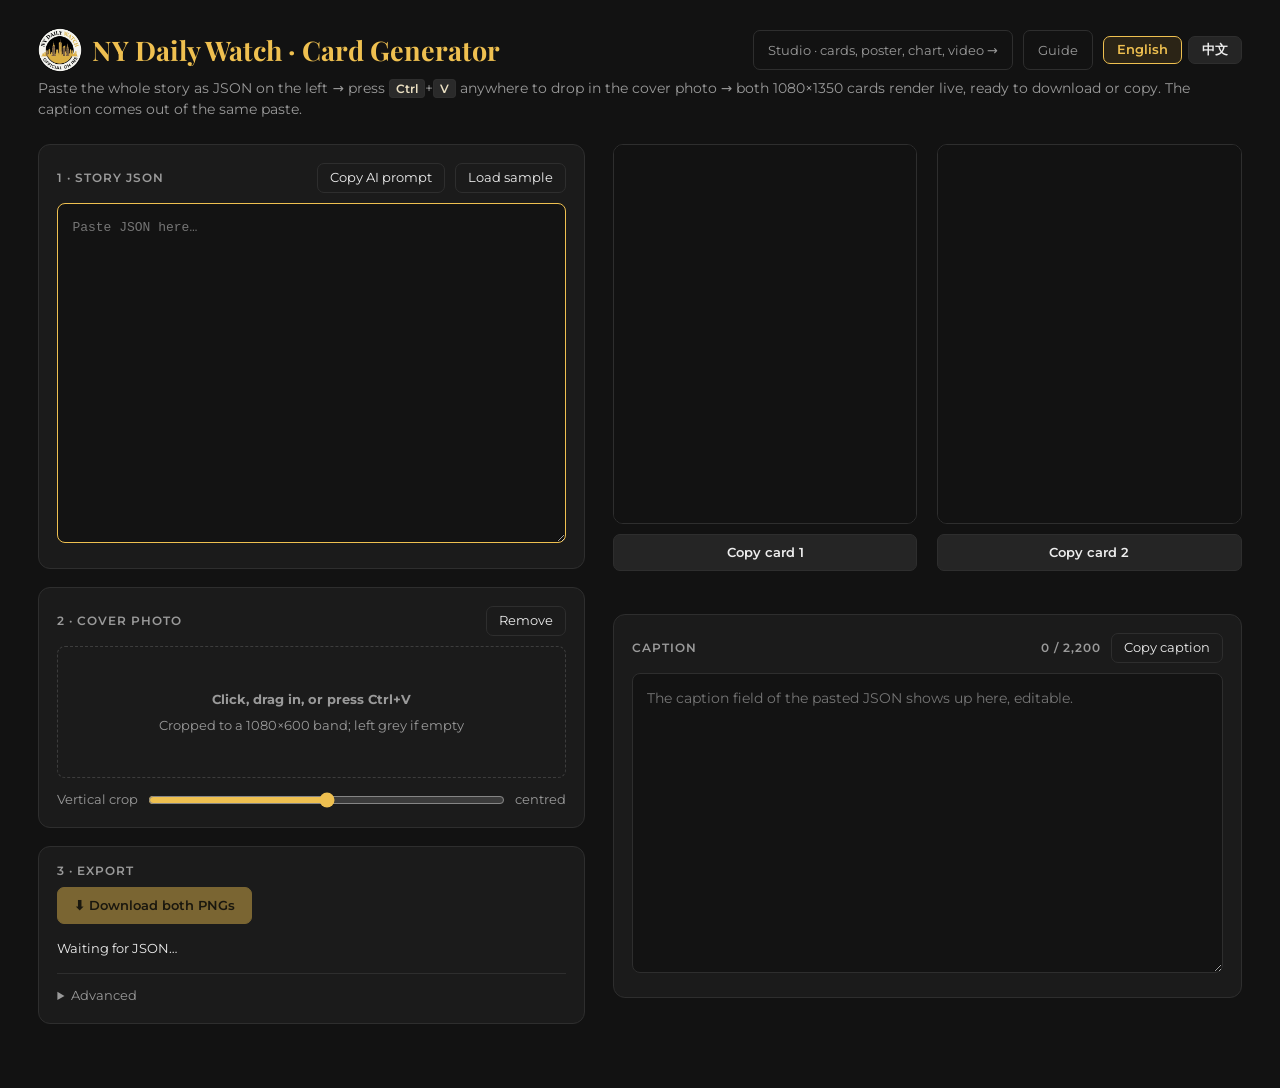
<file: index.html>
<!DOCTYPE html>
<html lang="en">
<head>
<meta charset="utf-8">
<meta name="viewport" content="width=device-width, initial-scale=1">
<title>NY Daily Watch · Card Generator</title>
<link rel="icon" href="assets/logo.png">
<link rel="stylesheet" href="assets/fonts.css">
<style>
  :root{
    --ink:#121212; --panel:#1b1b1b; --line:#2e2e2e;
    --gold:#EFC050; --cream:#EADFC2; --text:#EDEDED; --dim:#9A9A9A;
    --bad:#E0655B; --ok:#7FBF7F;
  }
  *{margin:0;padding:0;box-sizing:border-box}
  body{background:var(--ink);color:var(--text);
    font:400 15px/1.55 'Montserrat',system-ui,'Microsoft YaHei',sans-serif;
    padding:28px clamp(16px,3vw,44px) 64px}
  h1{font:700 27px/1.2 'Playfair Display',serif;color:var(--gold)}
  header{display:flex;align-items:center;gap:10px;margin-bottom:6px;flex-wrap:wrap}
  .spacer{margin-left:auto}
  header img{width:44px;height:44px;border-radius:50%}
  .langs{display:flex;gap:6px}
  a.nav{color:var(--dim);text-decoration:none;font-size:13px;
    border:1px solid var(--line);border-radius:7px;padding:9px 14px}
  a.nav:hover{color:var(--gold);border-color:var(--gold)}
  .langs button{padding:7px 13px;font-size:12.5px}
  .langs button[aria-pressed=true]{border-color:var(--gold);color:var(--gold);background:#2b2416}
  .lede{color:var(--dim);font-size:13.5px;margin-bottom:24px}
  .lede kbd{background:#2a2a2a;border:1px solid var(--line);border-radius:4px;
    padding:1px 6px;font:600 12px/1 'Montserrat';color:var(--cream)}

  .grid{display:grid;grid-template-columns:minmax(380px,1fr) minmax(560px,1.15fr);
    gap:28px;align-items:start}
  @media (max-width:1080px){.grid{grid-template-columns:1fr}}

  .panel{background:var(--panel);border:1px solid var(--line);border-radius:12px;padding:18px}
  .panel + .panel{margin-top:18px}
  .label{font:600 12px/1 'Montserrat';letter-spacing:.08em;text-transform:uppercase;
    color:var(--dim);margin-bottom:10px;display:flex;justify-content:space-between;
    align-items:center;gap:12px}

  textarea{width:100%;resize:vertical;background:#131313;color:var(--text);
    border:1px solid var(--line);border-radius:8px;padding:14px;
    font:400 13px/1.6 ui-monospace,'Cascadia Mono',Consolas,monospace;tab-size:2}
  textarea:focus{outline:none;border-color:var(--gold)}
  #json{min-height:340px}
  #caption{min-height:300px;font-family:'Montserrat',system-ui,sans-serif;
    font-size:13.5px;line-height:1.62;white-space:pre-wrap}

  .drop{border:1.5px dashed #3d3d3d;border-radius:8px;min-height:132px;display:flex;
    flex-direction:column;align-items:center;justify-content:center;gap:6px;cursor:pointer;
    color:var(--dim);font-size:13px;text-align:center;padding:14px;transition:.15s;
    background-size:cover;background-position:center}
  .drop:hover,.drop.over{border-color:var(--gold);color:var(--cream)}
  .drop.has-img{border-style:solid;border-color:#3d3d3d;min-height:150px;color:transparent}
  .drop.has-img span{background:rgba(0,0,0,.62);color:#fff;padding:4px 10px;border-radius:5px}

  .row{display:flex;gap:10px;flex-wrap:wrap;align-items:center}
  .row.slider{margin-top:12px;font-size:12.5px;color:var(--dim)}
  input[type=range]{flex:1;accent-color:var(--gold)}

  button{font:600 13px/1 'Montserrat';border-radius:7px;padding:11px 16px;cursor:pointer;
    border:1px solid var(--line);background:#252525;color:var(--text);transition:.15s}
  button:hover{border-color:var(--gold);color:var(--gold)}
  button.primary{background:var(--gold);color:#1a1400;border-color:var(--gold)}
  button.primary:hover{filter:brightness(1.08);color:#1a1400}
  button.ghost{background:none;padding:8px 12px;font-weight:400;font-size:12.5px}
  button:disabled{opacity:.45;cursor:not-allowed}

  .cards{display:grid;grid-template-columns:1fr 1fr;gap:20px}
  @media (max-width:640px){.cards{grid-template-columns:1fr}}
  .card figure{background:#0d0d0d;border:1px solid var(--line);border-radius:10px;overflow:hidden}
  canvas{display:block;width:100%;height:auto}
  .card .row{margin-top:10px}
  .card .row button{flex:1}
  .meta{font-size:11.5px;color:var(--dim);margin-top:7px;min-height:16px}
  .meta.warn{color:var(--bad)}

  #status{margin-top:14px;font-size:13px;min-height:20px}
  #status.err{color:var(--bad)}
  #status.ok{color:var(--ok)}

  #count{font:600 12px/1 'Montserrat';color:var(--dim)}
  #count.over{color:var(--bad)}
  #lint{margin-top:10px;font-size:12.5px;color:var(--bad);display:flex;
    flex-direction:column;gap:4px}
  #lint:empty{margin:0}

  details{margin-top:14px;border-top:1px solid var(--line);padding-top:12px}
  summary{cursor:pointer;font-size:12.5px;color:var(--dim)}
  summary:hover{color:var(--gold)}
  details .row{margin-top:12px}
  details p{font-size:12.5px;color:var(--dim);margin-top:10px}
  code{background:#131313;border:1px solid var(--line);border-radius:4px;padding:1px 5px;font-size:12px}
</style>
</head>
<body>
<header>
  <img id="brandmark" alt="">
  <h1 data-i18n="appTitle"></h1>
  <span class="spacer"></span>
  <a class="nav" href="studio.html" data-i18n="navStudio"></a>
  <a class="nav" href="guide.html" data-i18n="navGuide"></a>
  <div class="langs">
    <button id="lang-en" data-lang="en">English</button>
    <button id="lang-zh" data-lang="zh">中文</button>
  </div>
</header>
<p class="lede" data-i18n-html="lede"></p>

<div class="grid">
  <div>
    <div class="panel">
      <div class="label">
        <span data-i18n="step1"></span>
        <span class="row">
          <button class="ghost" id="btn-prompt" data-i18n="btnPrompt"></button>
          <button class="ghost" id="btn-sample" data-i18n="btnSample"></button>
        </span>
      </div>
      <textarea id="json" spellcheck="false"></textarea>
    </div>

    <div class="panel">
      <div class="label"><span data-i18n="step2"></span><span class="row">
        <button class="ghost" id="btn-clear-img" data-i18n="btnClearImg"></button></span></div>
      <div class="drop" id="drop" tabindex="0"></div>
      <input type="file" id="file" accept="image/*" hidden>
      <div class="row slider">
        <label for="focus" data-i18n="focusLabel"></label>
        <input type="range" id="focus" min="0" max="100" value="50">
        <span id="focus-val"></span>
      </div>
    </div>

    <div class="panel">
      <div class="label"><span data-i18n="step3"></span></div>
      <div class="row">
        <button class="primary" id="btn-download" data-i18n="btnDownload"></button>
      </div>
      <div id="status"></div>

      <details>
        <summary data-i18n="advanced"></summary>
        <div class="row">
          <button class="ghost" id="btn-logo" data-i18n="btnLogo"></button>
          <button class="ghost" id="btn-logo-reset" data-i18n="btnLogoReset"></button>
          <input type="file" id="logofile" accept="image/*" hidden>
        </div>
        <p data-i18n-html="fieldsNote"></p>
      </details>
    </div>
  </div>

  <div>
    <div class="cards">
      <div class="card">
        <figure><canvas id="c1"></canvas></figure>
        <div class="row"><button data-copy="1" data-i18n="copyCard1"></button></div>
        <div class="meta" id="m1"></div>
      </div>
      <div class="card">
        <figure><canvas id="c2"></canvas></figure>
        <div class="row"><button data-copy="2" data-i18n="copyCard2"></button></div>
        <div class="meta" id="m2"></div>
      </div>
    </div>

    <div class="panel" style="margin-top:20px">
      <div class="label">
        <span data-i18n="captionTitle"></span>
        <span class="row"><span id="count"></span>
          <button class="ghost" id="btn-caption" data-i18n="btnCopyCaption"></button></span>
      </div>
      <textarea id="caption" spellcheck="false"></textarea>
      <div id="lint"></div>
    </div>
  </div>
</div>

<script src="assets/logo.js"></script>
<script type="module">
import { renderPhotoCard, renderDarkCard, FONT_SPECS, loadImage } from './assets/render.js';

const $ = (id) => document.getElementById(id);
const ta = $('json'), cap = $('caption'), c1 = $('c1'), c2 = $('c2');
const STORE = 'ndw-cards-json', LANG_STORE = 'ndw-cards-lang';
const CAP_LIMIT = 2200;
const SIGNOFF = "Read more at @theNYdailywatch 's bio.";

/* ---- strings ------------------------------------------------------- */
const STR = {
  en: {
    appTitle: 'NY Daily Watch · Card Generator',
    navStudio: 'Studio · cards, poster, chart, video →',
    navGuide: 'Guide',
    lede: 'Paste the whole story as JSON on the left → press <kbd>Ctrl</kbd>+<kbd>V</kbd> anywhere to drop in the cover photo → both 1080×1350 cards render live, ready to download or copy. The caption comes out of the same paste.',
    step1: '1 · Story JSON',
    btnPrompt: 'Copy AI prompt',
    btnSample: 'Load sample',
    jsonPlaceholder: 'Paste JSON here…',
    step2: '2 · Cover photo',
    btnClearImg: 'Remove',
    dropMain: 'Click, drag in, or press Ctrl+V',
    dropSub: 'Cropped to a 1080×600 band; left grey if empty',
    dropLoaded: (w, h) => `${w}×${h} · paste another to replace`,
    focusLabel: 'Vertical crop',
    focusCentre: 'centred',
    focusUp: (n) => `up ${n}%`,
    focusDown: (n) => `down ${n}%`,
    step3: '3 · Export',
    btnDownload: '⬇ Download both PNGs',
    advanced: 'Advanced',
    btnLogo: 'Replace logo',
    btnLogoReset: 'Restore default logo',
    fieldsNote: 'Fields: <code>category</code> <code>headline</code> <code>subtitle</code> <code>eyebrow</code> <code>heading</code> <code>bullets[]</code> <code>caption</code> <code>date</code> <code>slug</code>. Extra fields are ignored, missing ones render empty.',
    copyCard1: 'Copy card 1',
    copyCard2: 'Copy card 2',
    captionTitle: 'Caption',
    btnCopyCaption: 'Copy caption',
    captionPlaceholder: 'The caption field of the pasted JSON shows up here, editable.',
    copied: '✓ Copied',
    meta1: (h, s) => `Headline ${h}px · subtitle ${s}px`,
    meta1over: ' · still overflowing at the minimum size, shorten the text',
    meta2: (h, b) => `Heading ${h}px · bullets ${b}px`,
    meta2over: (n) => ` · one bullet runs ${n} lines, shorten it`,
    waiting: 'Waiting for JSON…',
    ready: (slug) => `Ready · ${slug}`,
    parseErr: (m) => `JSON did not parse: ${m}`,
    parseErrKept: (m) => `JSON did not parse: ${m} (showing the last good version)`,
    downloaded: (a, b) => `Downloaded ${a} and ${b}`,
    downloadFail: (m) => `Download failed: ${m}`,
    copyFail: (m) => `Copy failed: ${m} (needs https or localhost)`,
    copyTextFail: 'Copy failed — select the text and copy manually',
    imgFail: 'That image could not be read',
    noClipboard: 'this browser cannot write images to the clipboard',
    chars: (n) => `${n.toLocaleString('en-US')} / 2,200`,
    lintLong: (n) => `${(n - CAP_LIMIT).toLocaleString('en-US')} characters over the 2,200 limit.`,
    lintSignoff: `Missing the exact sign-off line: ${SIGNOFF}`,
    lintPhoto: 'Missing the final "Photo: …" credit line.',
    lintHash: 'Contains a hashtag — the caption format allows none.',
    lintMarketing: (w) => `Marketing wording to cut: ${w}`,
    lintParas: (n) => `Body runs ${n} paragraphs; the format asks for an opening line plus 4–6.`,
  },
  zh: {
    appTitle: 'NY Daily Watch · 卡片生成器',
    navStudio: '工作台 · 单卡 / 海报 / 图表 / 视频 →',
    navGuide: '使用说明',
    lede: '把整条新闻的 JSON 粘进左边 → 在任意位置按 <kbd>Ctrl</kbd>+<kbd>V</kbd> 贴上标题图 → 右边两张 1080×1350 卡片实时更新，可直接下载或复制。caption 从同一次粘贴里提取。',
    step1: '1 · 新闻 JSON',
    btnPrompt: '复制 AI 提示词',
    btnSample: '载入示例',
    jsonPlaceholder: '在这里粘贴 JSON…',
    step2: '2 · 标题图',
    btnClearImg: '移除',
    dropMain: '点击选择 / 拖入 / Ctrl+V 粘贴',
    dropSub: '裁成 1080×600 顶部图；不放图则留灰底',
    dropLoaded: (w, h) => `${w}×${h} · 再贴一张即可替换`,
    focusLabel: '纵向裁切',
    focusCentre: '居中',
    focusUp: (n) => `上移 ${n}%`,
    focusDown: (n) => `下移 ${n}%`,
    step3: '3 · 导出',
    btnDownload: '⬇ 一键下载两张 PNG',
    advanced: '高级设置',
    btnLogo: '更换 logo',
    btnLogoReset: '恢复默认 logo',
    fieldsNote: '字段：<code>category</code> <code>headline</code> <code>subtitle</code> <code>eyebrow</code> <code>heading</code> <code>bullets[]</code> <code>caption</code> <code>date</code> <code>slug</code>。多余字段忽略，缺字段按空处理。',
    copyCard1: '复制卡片 1',
    copyCard2: '复制卡片 2',
    captionTitle: 'Caption 正文',
    btnCopyCaption: '复制 caption',
    captionPlaceholder: '粘贴的 JSON 里的 caption 字段会显示在这里，可直接编辑。',
    copied: '✓ 已复制',
    meta1: (h, s) => `标题 ${h}px · 副标 ${s}px`,
    meta1over: ' · 已到最小字号仍溢出，请缩短文字',
    meta2: (h, b) => `大标 ${h}px · 要点 ${b}px`,
    meta2over: (n) => ` · 有要点占 ${n} 行，请缩短`,
    waiting: '等待 JSON…',
    ready: (slug) => `已就绪 · ${slug}`,
    parseErr: (m) => `JSON 解析失败：${m}`,
    parseErrKept: (m) => `JSON 解析失败：${m}（下面仍显示上一次成功的内容）`,
    downloaded: (a, b) => `已下载 ${a} 和 ${b}`,
    downloadFail: (m) => `下载失败：${m}`,
    copyFail: (m) => `复制失败：${m}（需在 https 或 localhost 下打开）`,
    copyTextFail: '复制失败，请手动选中复制',
    imgFail: '图片读取失败',
    noClipboard: '当前浏览器不支持写入图片到剪贴板',
    chars: (n) => `${n.toLocaleString('en-US')} / 2,200`,
    lintLong: (n) => `超出 2,200 字符上限 ${(n - CAP_LIMIT).toLocaleString('en-US')} 个。`,
    lintSignoff: `缺少结尾固定句：${SIGNOFF}`,
    lintPhoto: '缺少最后一行 "Photo: …" 图片来源。',
    lintHash: '含有 hashtag——该格式不允许。',
    lintMarketing: (w) => `需要删掉的营销用词：${w}`,
    lintParas: (n) => `正文 ${n} 段；格式要求开场句之后 4–6 段。`,
  },
};

let lang = localStorage.getItem(LANG_STORE) || 'en';
const t = (k, ...a) => { const v = STR[lang][k]; return typeof v === 'function' ? v(...a) : v; };

/* ---- data ---------------------------------------------------------- */
const SAMPLE = {
  slug: 'polysilicon-solar-chips',
  category: 'Business',
  headline: 'Polysilicon: The Hidden Link Between America’s Solar and Chip Industries',
  subtitle: 'New solar tariffs, signed Aug. 6 — but the real target is chips.',
  eyebrow: 'Why chips need solar',
  heading: 'Three things to know',
  bullets: [
    "Chips use just 2.4% of the world's polysilicon. Solar uses nearly all the rest.",
    'The U.S. had ~50% of global polysilicon capacity in 2005. Under 2% by 2024.',
    'Price floors and a 15% tariff take effect Dec. 4.',
  ],
  date: 'AUGUST 12, 2026',
  caption: `The tariffs signed on Aug. 6 are written as a solar policy. The industry they are built to rescue makes semiconductors.

Polysilicon is the shared input. Solar panels take nearly all of it; chipmakers take about 2.4% of world output, at a purity solar does not need. The same furnaces and the same trained crews serve both, which is why a plant that loses its solar orders cannot simply switch to the chip market and survive on it.

The United States held roughly half of global polysilicon capacity in 2005. By 2024 it was under 2%, after Chinese producers scaled up and prices fell below Western production costs.

The order sets a price floor and a 15% tariff, both taking effect Dec. 4. The Commerce Department frames it as rebuilding a supply chain the CHIPS Act left untouched.

Solar installers say the floor raises panel costs at the moment utility demand is climbing, and that the domestic polysilicon it protects would take years to reach the volumes chipmakers actually need.

What is unsettled is whether a price floor can hold capacity in place long enough for that to happen, or whether it only raises the cost of the panels the country is still buying from abroad.

Read more at @theNYdailywatch 's bio.

Photo: NY Daily Watch`,
};

const PROMPT = `Turn this news story into a NY Daily Watch Instagram post. Output JSON only — no explanation, no code fences:

{
  "slug": "short-hyphenated-english-slug-for-filenames",
  "category": "the first one or two words of the story pasted below, copied verbatim",
  "headline": "the headline of the story pasted below, kept as written",
  "subtitle": "card 1 subtitle, one sentence, under 10 words",
  "eyebrow": "card 2 top line, a 4-6 word angle cue",
  "heading": "card 2 headline, e.g. Three things to know",
  "bullets": ["point 1", "point 2", "point 3"],
  "date": "MONTH D, YYYY in caps",
  "caption": "Instagram caption — see the rules below"
}

Cards: exactly three bullets, each under 20 words, each able to stand alone, each carrying a specific number or date. All card text in English.

Caption rules:
- Open with a single line as its own paragraph — the only text above the fold. The best opener sounds like one thing and turns out to be another. If the reporting holds no such reversal, write a strong direct opener instead; never manufacture one.
- Then 4-6 short paragraphs: the mechanism, the numbers, who said what, and the counterargument or what is still unsettled. Name the agency or the company, not "officials."
- Include dates if the story is time-sensitive.
- End with exactly this line: ${SIGNOFF}
- Then a final line: Photo: [credit from the article, otherwise NY Daily Watch]
- Under 2,200 characters. Plain declarative sentences. No marketing words (unlock, dive into, game-changing). No hashtags. Never invent a quote.

Separate caption paragraphs with \\n\\n inside the JSON string.

Story:
<paste the article here>`;

const MARKETING = ['unlock', 'dive into', 'game-changing', 'game changer', 'deep dive',
  'revolutionary', 'seamless', 'cutting-edge', 'must-see', 'buckle up', 'let that sink in',
  'you won\'t believe', 'here\'s the kicker'];

let photoImg = null, logoImg = null, data = null, lastGood = null;
let captionFromJSON = null;          // last caption the JSON supplied, to protect edits
let statusState = { key: 'waiting', args: [], cls: '' };

/* ---- i18n application ---------------------------------------------- */
function applyLang() {
  document.documentElement.lang = lang === 'zh' ? 'zh-CN' : 'en';
  document.title = t('appTitle');
  document.querySelectorAll('[data-i18n]').forEach((el) => { el.textContent = t(el.dataset.i18n); });
  document.querySelectorAll('[data-i18n-html]').forEach((el) => { el.innerHTML = t(el.dataset.i18nHtml); });
  ta.placeholder = t('jsonPlaceholder');
  cap.placeholder = t('captionPlaceholder');
  document.querySelectorAll('[data-lang]').forEach((b) =>
    b.setAttribute('aria-pressed', String(b.dataset.lang === lang)));
  if (!photoImg) drawDropEmpty(); else drawDropLoaded();
  setFocusLabel();
  setStatus(statusState.key, statusState.cls, ...statusState.args);
  if (data) paintMeta();
  refreshCaptionUI();
}

document.querySelectorAll('[data-lang]').forEach((b) => b.addEventListener('click', () => {
  lang = b.dataset.lang;
  localStorage.setItem(LANG_STORE, lang);
  applyLang();
}));

/* ---- input parsing ------------------------------------------------- */
function parseJSON(raw) {
  let s = raw.trim();
  if (!s) return null;
  s = s.replace(/^```(?:json)?\s*/i, '').replace(/```\s*$/, '').trim();
  const open = s.indexOf('{'), close = s.lastIndexOf('}');
  if (open !== -1 && close > open) s = s.slice(open, close + 1);
  try { return JSON.parse(s); }
  catch (e) {
    // Trailing commas are the one thing LLM output gets wrong often enough to fix.
    try { return JSON.parse(s.replace(/,\s*([}\]])/g, '$1')); }
    catch (_) { throw e; }
  }
}

function normalize(o) {
  const d = { ...o };
  if (typeof d.bullets === 'string') d.bullets = d.bullets.split('\n');
  if (!Array.isArray(d.bullets)) d.bullets = [];
  d.bullets = d.bullets.map((b) => String(b).replace(/^[-•*]\s*/, '').trim()).filter(Boolean);
  if (Array.isArray(d.caption)) d.caption = d.caption.join('\n\n');
  d.caption = d.caption == null ? '' : String(d.caption).trim();
  for (const k of ['category', 'headline', 'subtitle', 'eyebrow', 'heading', 'date', 'slug']) {
    if (d[k] != null) d[k] = String(d[k]).trim();
  }
  return d;
}

const slugify = (s) =>
  String(s || '').toLowerCase().replace(/[^a-z0-9]+/g, '-').replace(/^-|-$/g, '').slice(0, 48) || 'card';

/* ---- render -------------------------------------------------------- */
let fontsReady = false;
async function ensureFonts() {
  if (fontsReady) return;
  await Promise.all(FONT_SPECS.map((s) => document.fonts.load(s, 'Ag')));
  await document.fonts.ready;
  fontsReady = true;
}

function setStatus(key, cls = '', ...args) {
  statusState = { key, args, cls };
  const el = $('status');
  el.textContent = key ? t(key, ...args) : '';
  el.className = cls;
}

async function draw() {
  await ensureFonts();
  const raw = ta.value;
  localStorage.setItem(STORE, raw);

  if (!raw.trim()) { data = null; setStatus('waiting'); blank(); return; }
  try {
    data = normalize(parseJSON(raw));
  } catch (e) {
    setStatus(lastGood ? 'parseErrKept' : 'parseErr', 'err', e.message);
    if (!lastGood) { blank(); return; }
    data = lastGood;
    paint();
    return;
  }
  lastGood = data;
  setStatus('ready', 'ok', data.slug || slugify(data.headline));
  syncCaption();
  paint();
}

function blank() {
  data = null;
  for (const c of [c1, c2]) {
    const ctx = c.getContext('2d');
    c.width = 1080; c.height = 1350;
    ctx.fillStyle = '#121212'; ctx.fillRect(0, 0, 1080, 1350);
  }
  $('m1').textContent = $('m2').textContent = '';
  $('btn-download').disabled = true;
}

let fit1 = null, fit2 = null;
function paint() {
  const focus = +$('focus').value / 100;
  fit1 = renderPhotoCard(c1, data, { photo: photoImg, logo: logoImg, focus });
  fit2 = renderDarkCard(c2, data, { logo: logoImg });
  paintMeta();
  $('btn-download').disabled = false;
}

function paintMeta() {
  if (!fit1 || !fit2) return;
  $('m1').textContent = t('meta1', fit1.headline, fit1.subtitle) + (fit1.overflow ? t('meta1over') : '');
  $('m1').className = 'meta' + (fit1.overflow ? ' warn' : '');
  $('m2').textContent = t('meta2', fit2.heading, fit2.bullets) +
    (fit2.overflow ? t('meta2over', fit2.longest) : '');
  $('m2').className = 'meta' + (fit2.overflow ? ' warn' : '');
}

let timer;
ta.addEventListener('input', () => { clearTimeout(timer); timer = setTimeout(draw, 180); });

function setFocusLabel() {
  const v = +$('focus').value;
  $('focus-val').textContent = v === 50 ? t('focusCentre')
    : (v < 50 ? t('focusUp', 50 - v) : t('focusDown', v - 50));
}
$('focus').addEventListener('input', () => { setFocusLabel(); if (data) paint(); });

/* ---- caption ------------------------------------------------------- */
// Only overwrite the box when the JSON actually carries a different caption,
// so hand edits survive an unrelated re-parse.
function syncCaption() {
  const incoming = data.caption || '';
  if (incoming !== captionFromJSON) {
    captionFromJSON = incoming;
    cap.value = incoming;
  }
  refreshCaptionUI();
}

function refreshCaptionUI() {
  const text = cap.value.trim();
  const n = cap.value.length;
  $('count').textContent = t('chars', n);
  $('count').className = n > CAP_LIMIT ? 'over' : '';

  const problems = [];
  if (text) {
    if (n > CAP_LIMIT) problems.push(t('lintLong', n));
    if (!text.includes(SIGNOFF)) problems.push(t('lintSignoff'));
    if (!/^Photo:\s*\S+/m.test(text)) problems.push(t('lintPhoto'));
    if (/(^|\s)#[A-Za-z0-9]/.test(text)) problems.push(t('lintHash'));
    const hits = MARKETING.filter((w) => text.toLowerCase().includes(w));
    if (hits.length) problems.push(t('lintMarketing', hits.join(', ')));
    const body = text.split(/\n\s*\n/)
      .filter((p) => p.trim() && !p.includes(SIGNOFF) && !/^Photo:/.test(p.trim()));
    if (body.length && (body.length - 1 < 4 || body.length - 1 > 6)) {
      problems.push(t('lintParas', body.length - 1));
    }
  }
  $('lint').innerHTML = '';
  for (const p of problems) {
    const div = document.createElement('div');
    div.textContent = '· ' + p;
    $('lint').appendChild(div);
  }
}
cap.addEventListener('input', refreshCaptionUI);

/* ---- image intake -------------------------------------------------- */
function drawDropEmpty() {
  $('drop').innerHTML = `<strong>${t('dropMain')}</strong><span>${t('dropSub')}</span>`;
}
function drawDropLoaded() {
  $('drop').innerHTML = `<span>${t('dropLoaded', photoImg.width, photoImg.height)}</span>`;
}

async function useImage(blobOrFile) {
  if (!blobOrFile || !blobOrFile.type.startsWith('image/')) return;
  const url = URL.createObjectURL(blobOrFile);
  try {
    photoImg = await loadImage(url);
    $('drop').classList.add('has-img');
    $('drop').style.backgroundImage = `url(${url})`;
    drawDropLoaded();
    if (data) paint();
  } catch (_) { setStatus('imgFail', 'err'); }
}

function clearImage() {
  photoImg = null;
  $('drop').classList.remove('has-img');
  $('drop').style.backgroundImage = '';
  drawDropEmpty();
  if (data) paint();
}

$('drop').addEventListener('click', () => $('file').click());
$('drop').addEventListener('dragover', (e) => { e.preventDefault(); $('drop').classList.add('over'); });
$('drop').addEventListener('dragleave', () => $('drop').classList.remove('over'));
$('drop').addEventListener('drop', (e) => {
  e.preventDefault(); $('drop').classList.remove('over');
  useImage(e.dataTransfer.files[0]);
});
$('file').addEventListener('change', (e) => useImage(e.target.files[0]));
$('btn-clear-img').addEventListener('click', clearImage);

// Paste anywhere — including inside a text box, where an image paste carries
// no text and so must not be treated as typing.
window.addEventListener('paste', (e) => {
  const item = [...(e.clipboardData?.items || [])].find((i) => i.type.startsWith('image/'));
  if (item) { e.preventDefault(); useImage(item.getAsFile()); }
});

/* ---- export -------------------------------------------------------- */
const toBlob = (canvas) => new Promise((res) => canvas.toBlob(res, 'image/png'));

async function downloadBoth() {
  const slug = data.slug || slugify(data.headline);
  const names = [`${slug}-1-photo.png`, `${slug}-2-dark.png`];
  const canvases = [c1, c2];
  for (let i = 0; i < 2; i++) {
    const blob = await toBlob(canvases[i]);
    const a = document.createElement('a');
    a.href = URL.createObjectURL(blob);
    a.download = names[i];
    a.click();
    setTimeout(() => URL.revokeObjectURL(a.href), 4000);
    await new Promise((r) => setTimeout(r, 350));
  }
  setStatus('downloaded', 'ok', names[0], names[1]);
}

$('btn-download').addEventListener('click', () => {
  if (!data) return;
  downloadBoth().catch((e) => setStatus('downloadFail', 'err', e.message));
});

function flash(btn, key) {
  btn.textContent = t('copied');
  setTimeout(() => { btn.textContent = t(key); }, 1400);
}

document.querySelectorAll('[data-copy]').forEach((btn) => {
  btn.addEventListener('click', async () => {
    const canvas = btn.dataset.copy === '1' ? c1 : c2;
    try {
      if (!navigator.clipboard?.write) throw new Error(t('noClipboard'));
      await navigator.clipboard.write([new ClipboardItem({ 'image/png': await toBlob(canvas) })]);
      flash(btn, btn.dataset.i18n);
    } catch (e) { setStatus('copyFail', 'err', e.message); }
  });
});

async function copyText(text, btn, key) {
  try { await navigator.clipboard.writeText(text); flash(btn, key); }
  catch (_) { setStatus('copyTextFail', 'err'); }
}
$('btn-prompt').addEventListener('click', (e) => copyText(PROMPT, e.target, 'btnPrompt'));
$('btn-caption').addEventListener('click', (e) => copyText(cap.value, e.target, 'btnCopyCaption'));
$('btn-sample').addEventListener('click', () => {
  ta.value = JSON.stringify(SAMPLE, null, 2);
  draw();
});

/* ---- logo ---------------------------------------------------------- */
$('btn-logo').addEventListener('click', () => $('logofile').click());
$('logofile').addEventListener('change', async (e) => {
  const f = e.target.files[0];
  if (!f) return;
  logoImg = await loadImage(URL.createObjectURL(f));
  if (data) paint();
});
$('btn-logo-reset').addEventListener('click', async () => {
  logoImg = await loadImage(window.NDW_LOGO);
  if (data) paint();
});

/* ---- boot ---------------------------------------------------------- */
(async () => {
  const q = new URLSearchParams(location.search);
  if (q.get('lang') === 'zh' || q.get('lang') === 'en') lang = q.get('lang');
  $('brandmark').src = window.NDW_LOGO;
  logoImg = await loadImage(window.NDW_LOGO);
  ta.value = localStorage.getItem(STORE) || '';
  if (q.has('demo')) ta.value = JSON.stringify(SAMPLE, null, 2);
  applyLang();
  blank();
  await draw();
  ta.focus();
})();
</script>
</body>
</html>
</file>
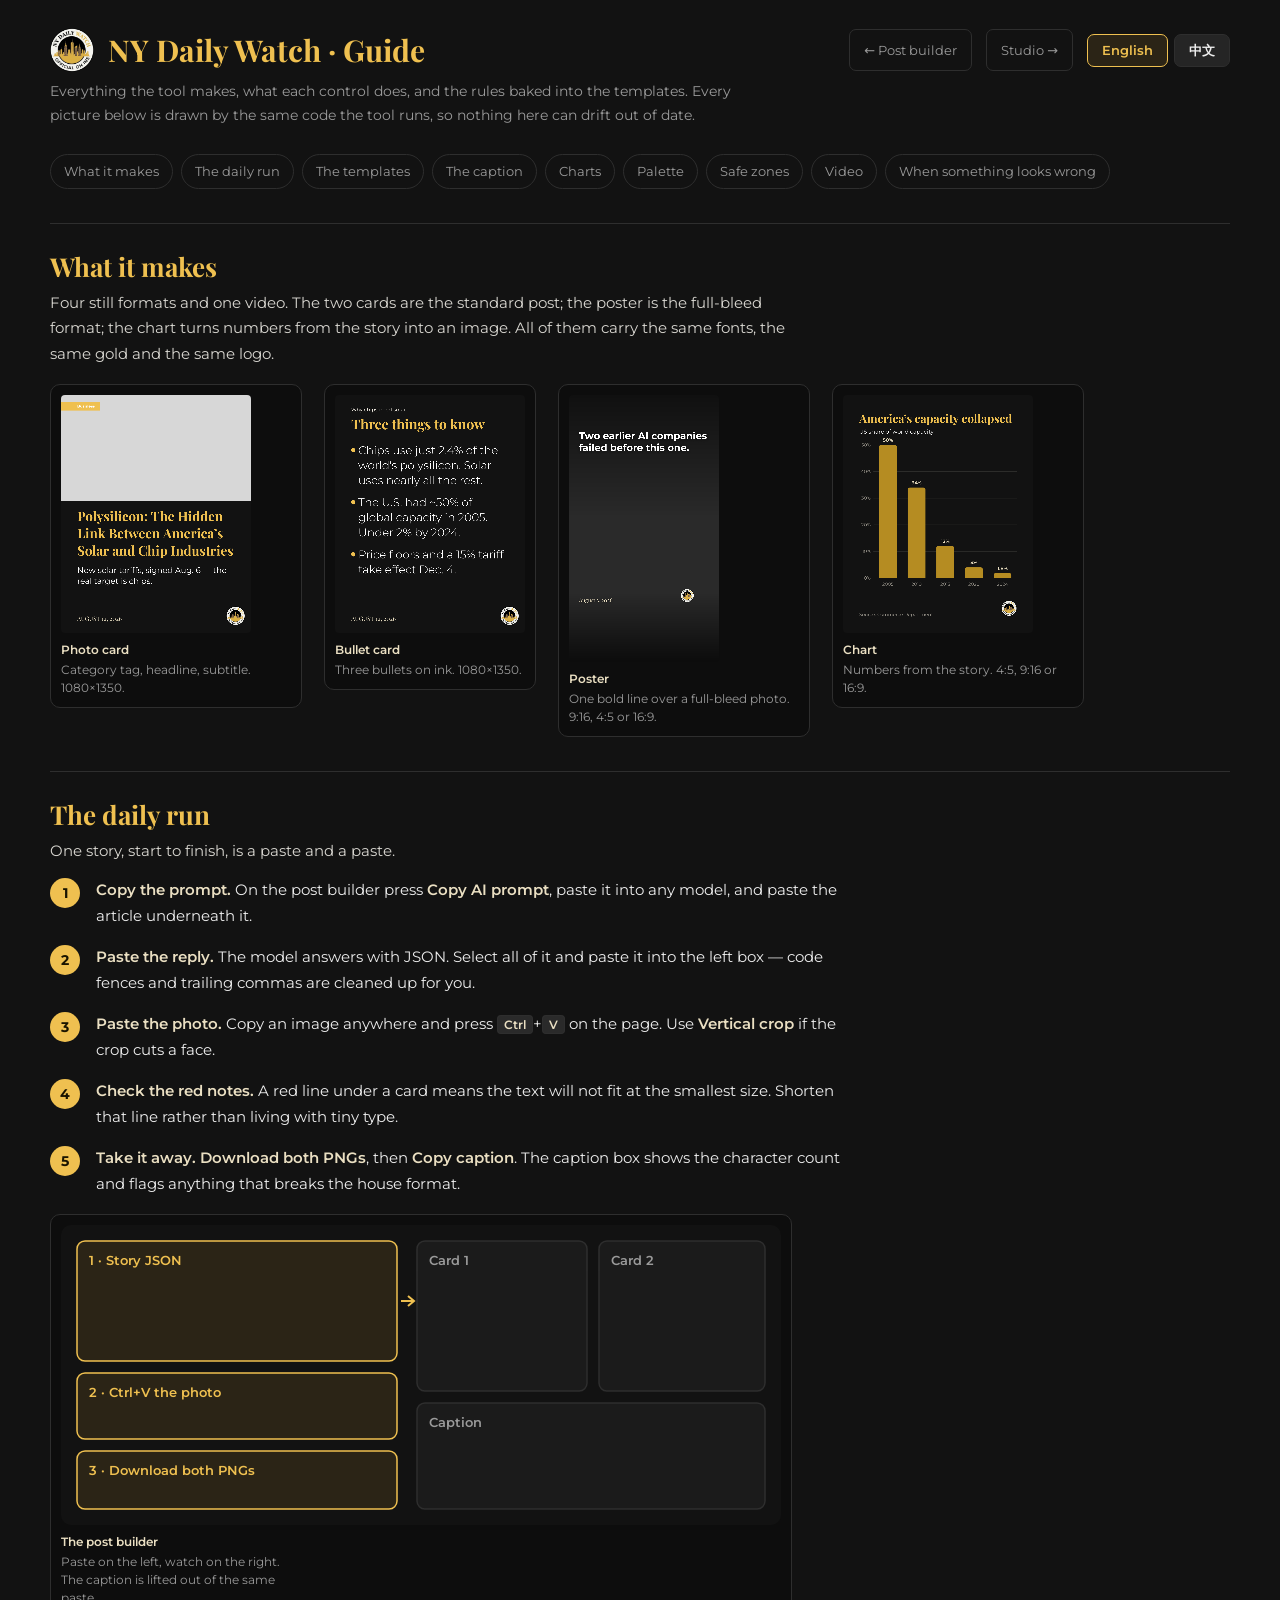
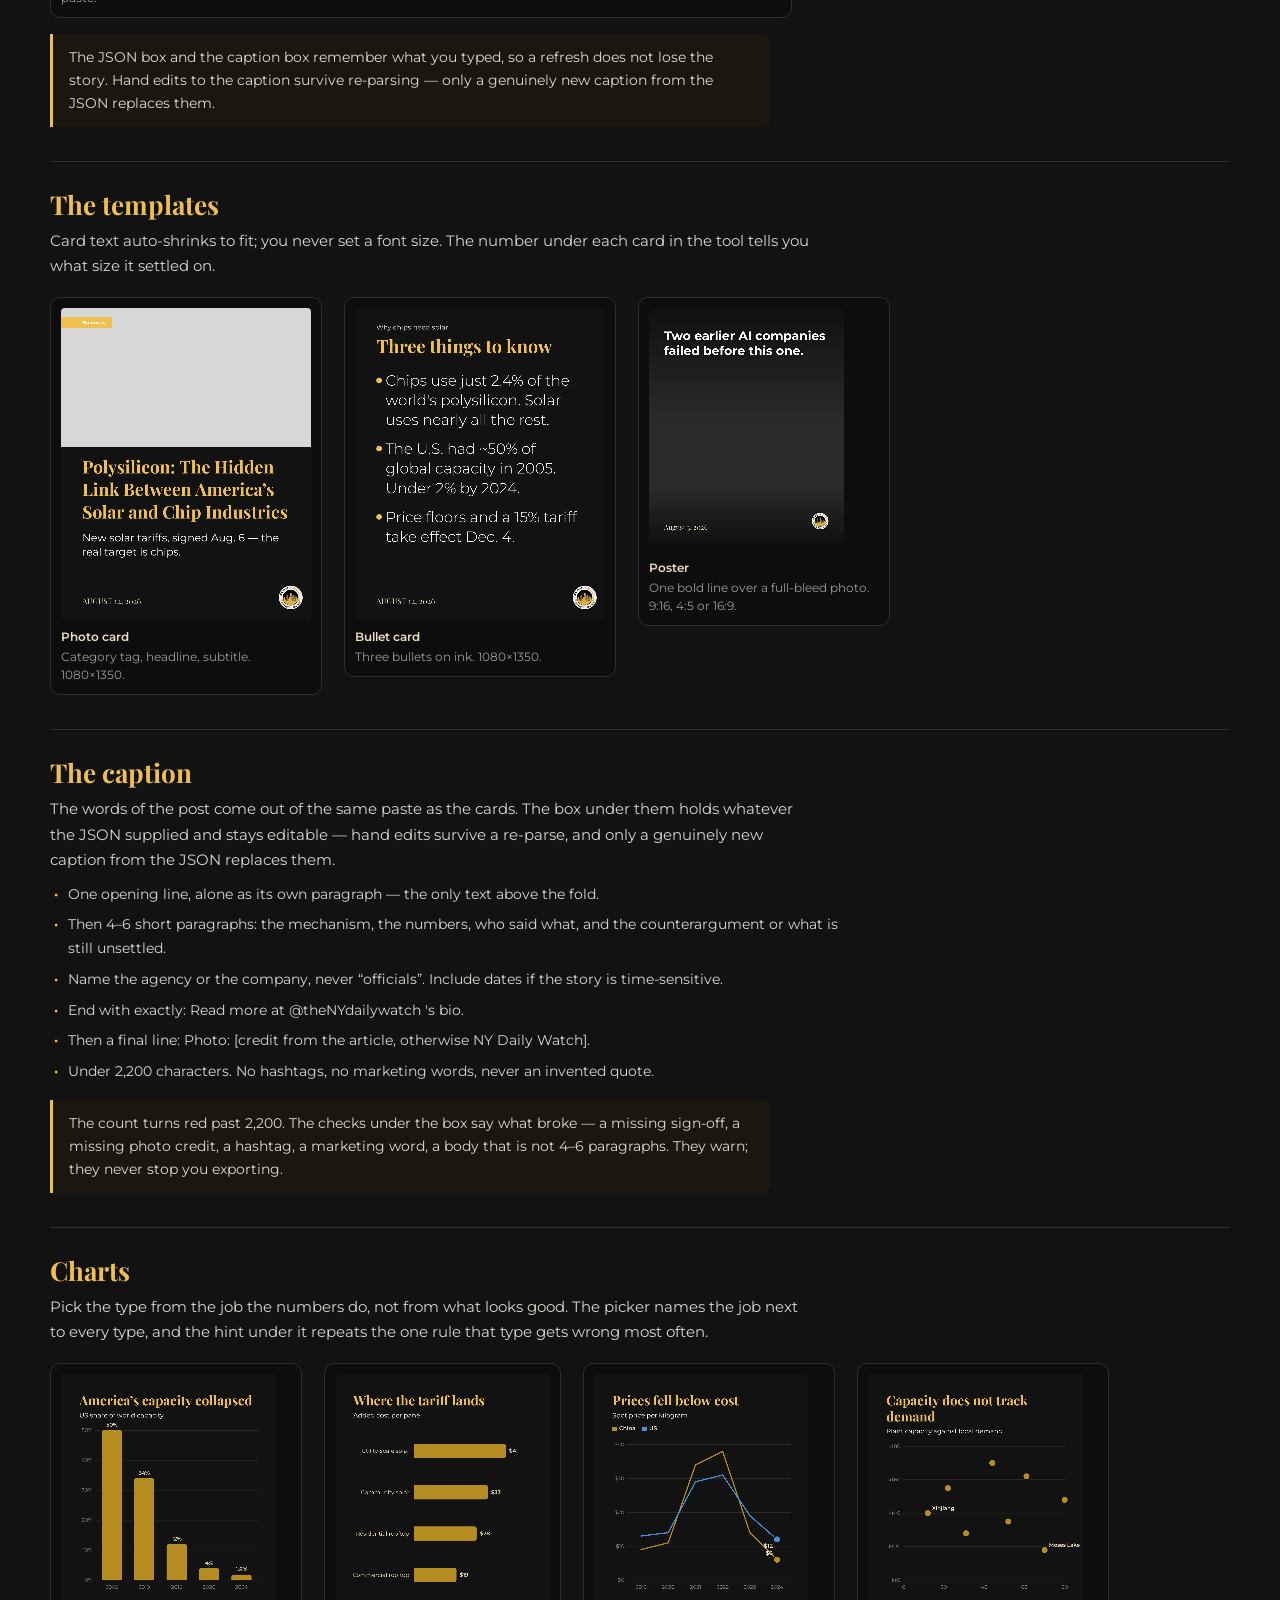
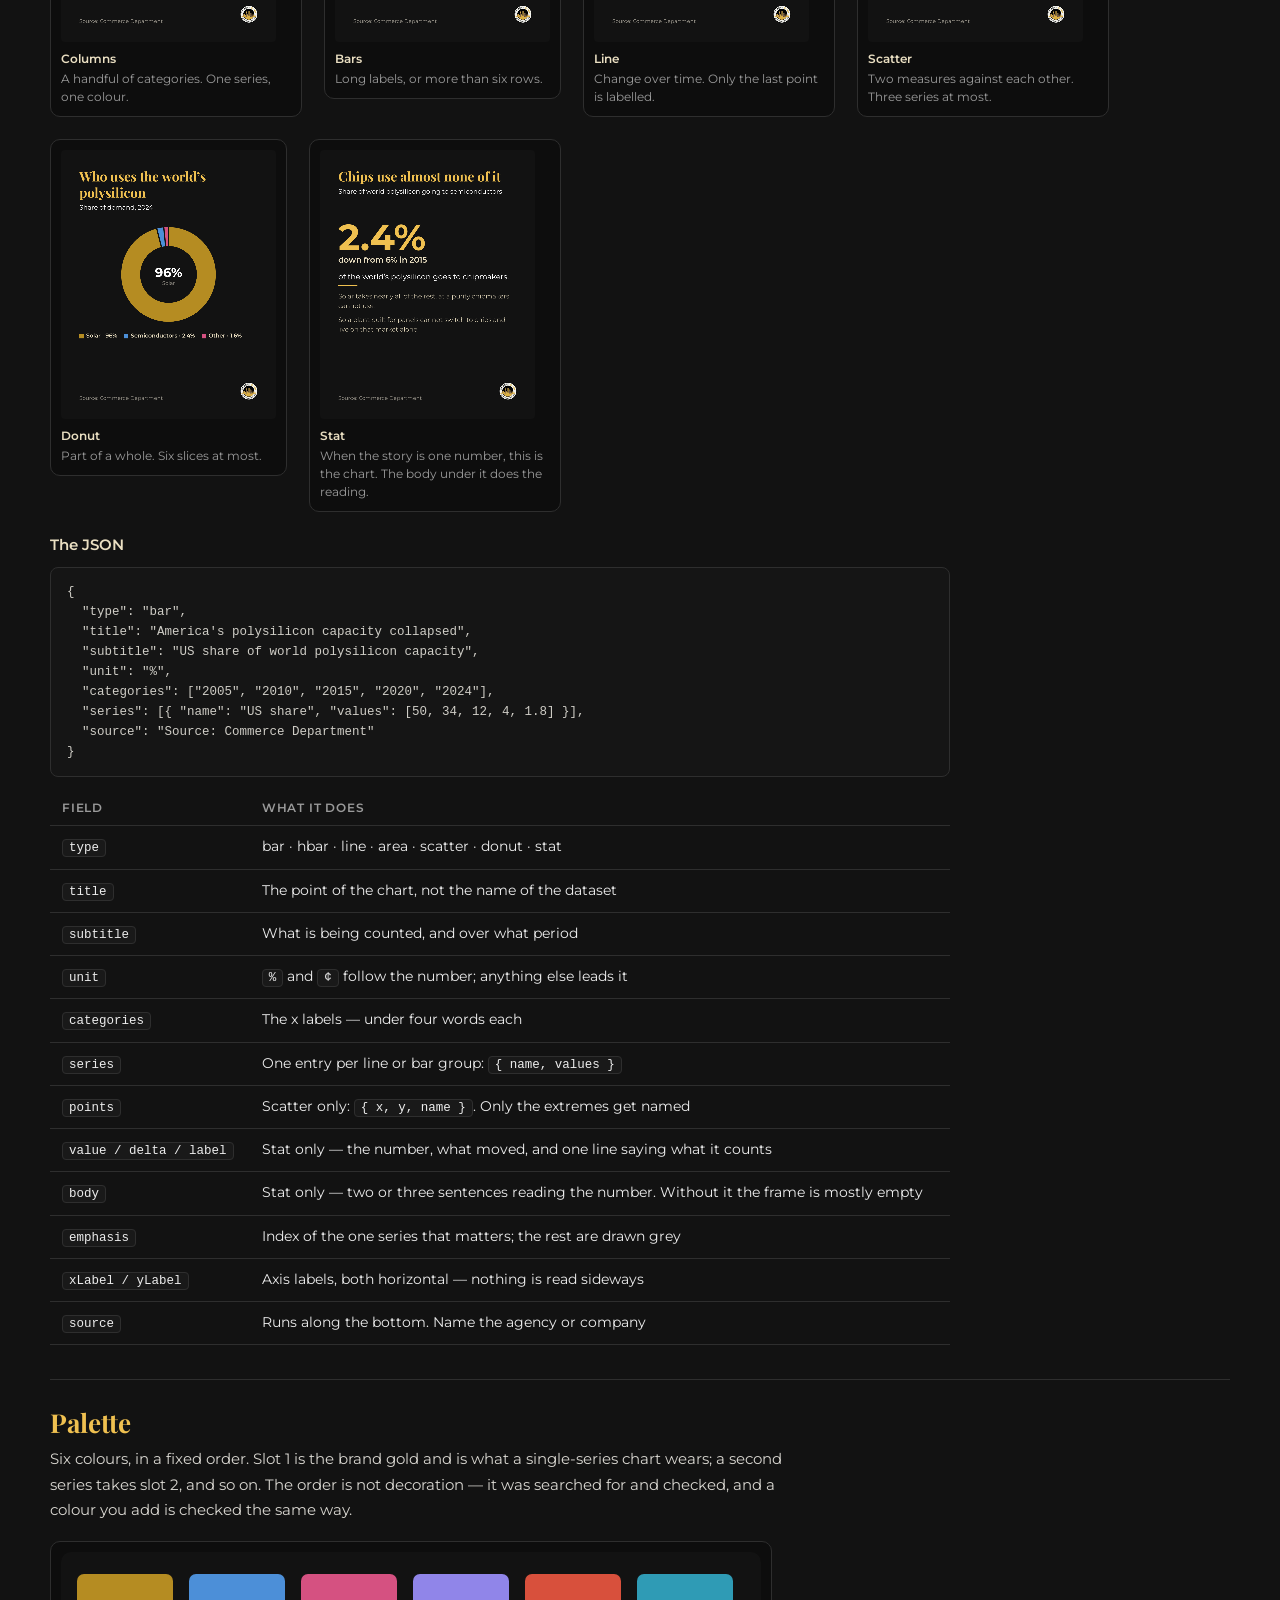
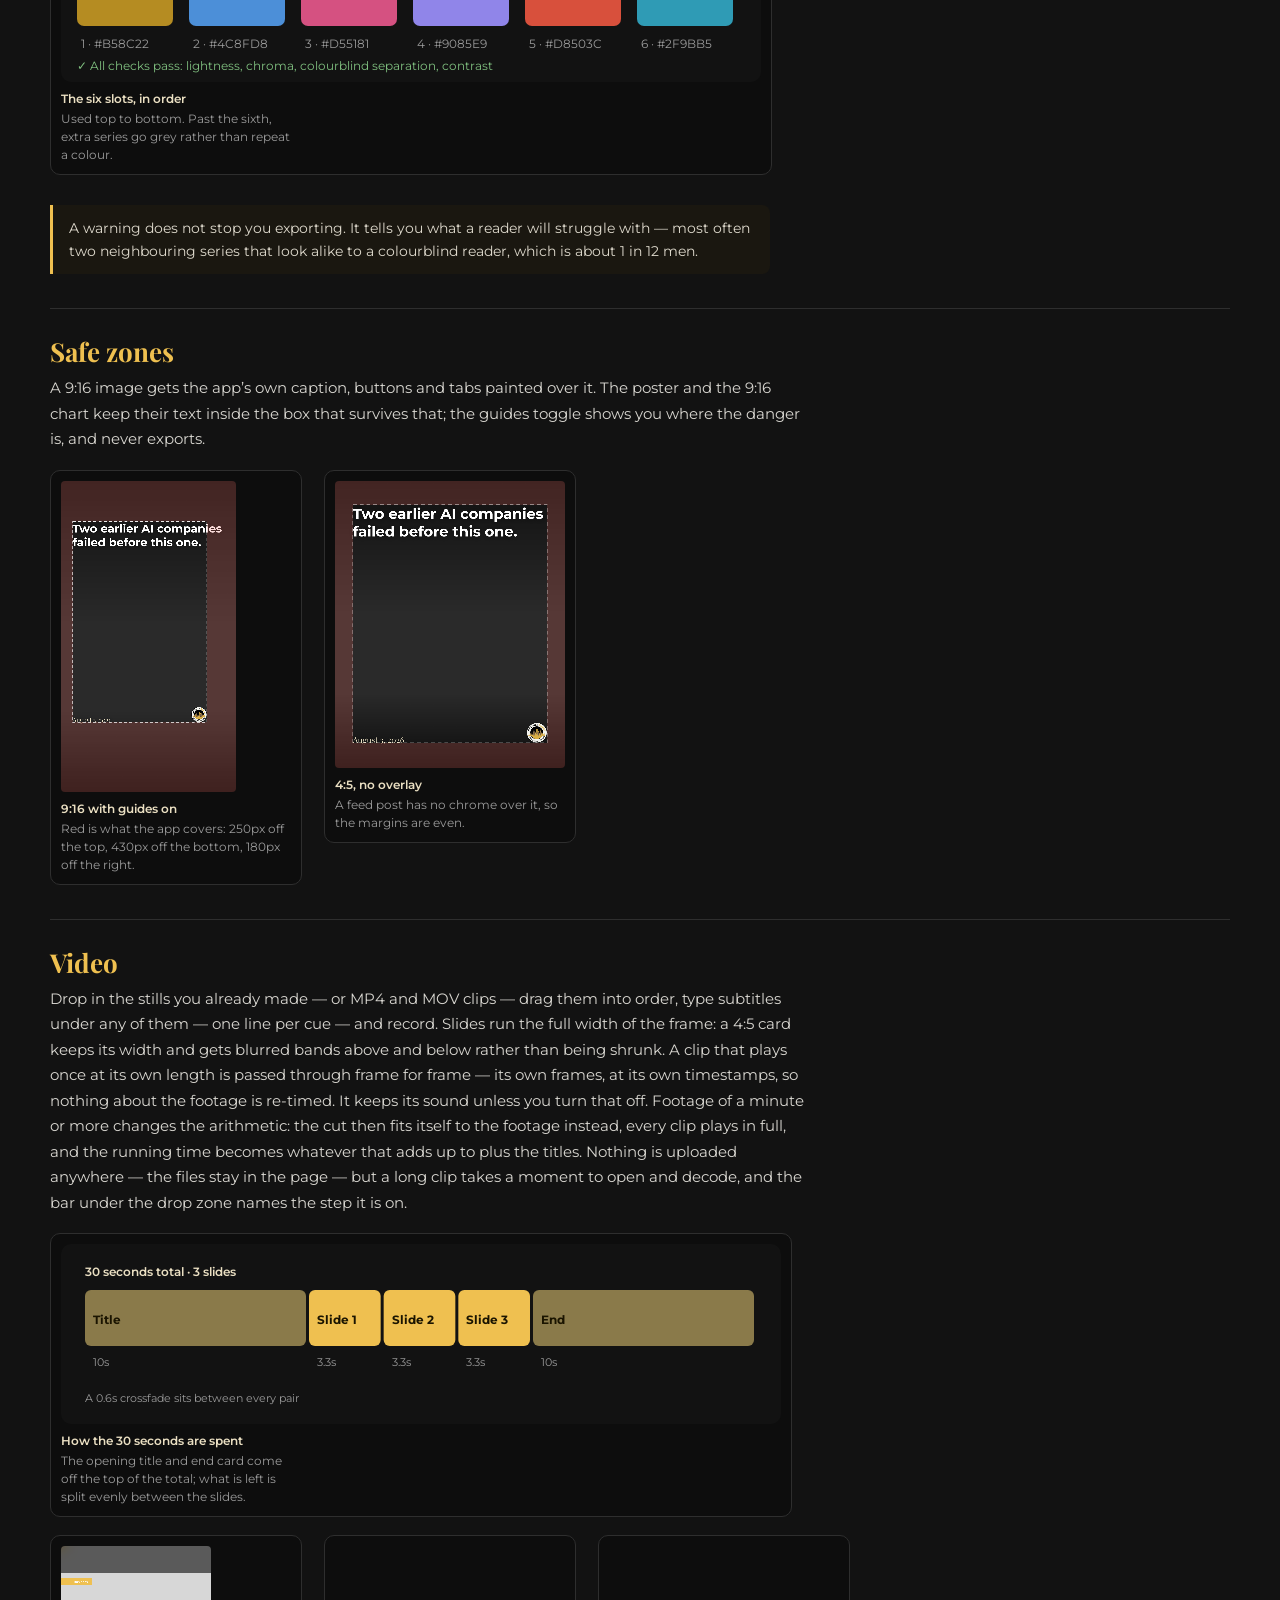
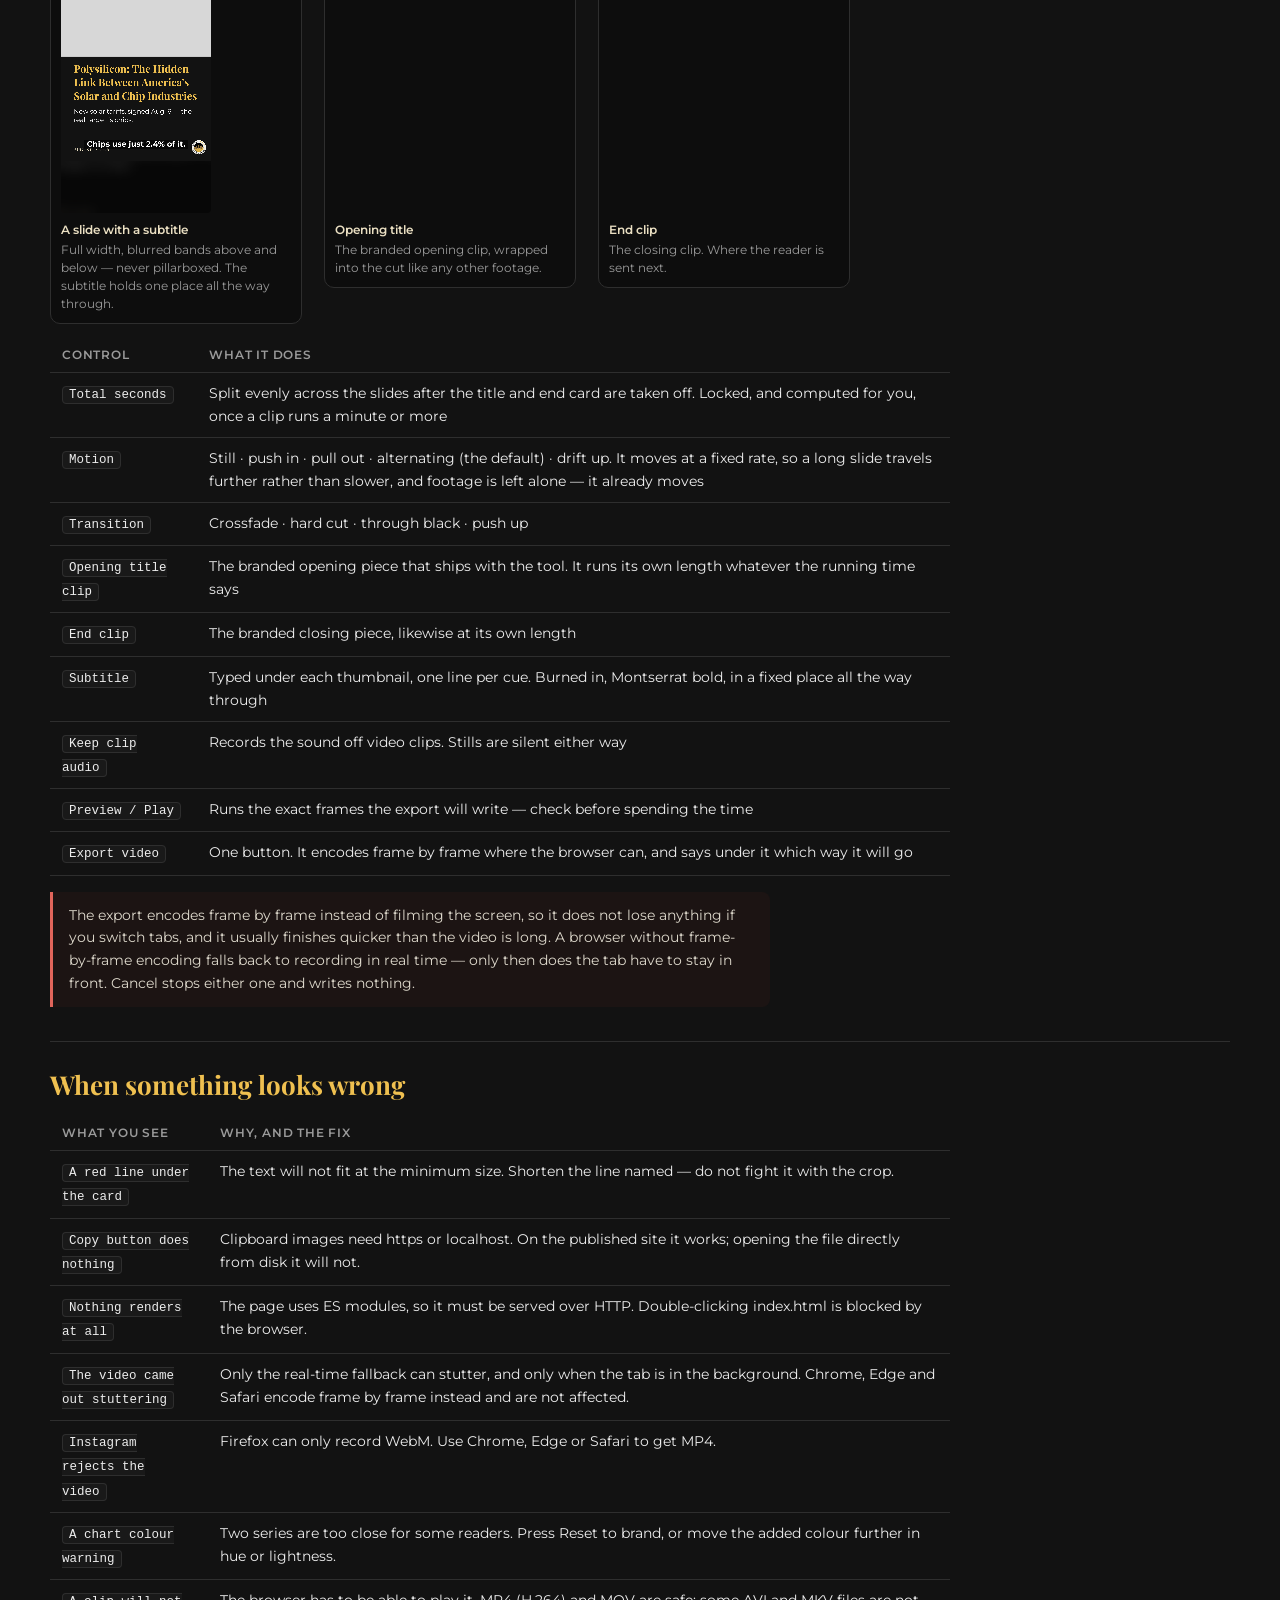
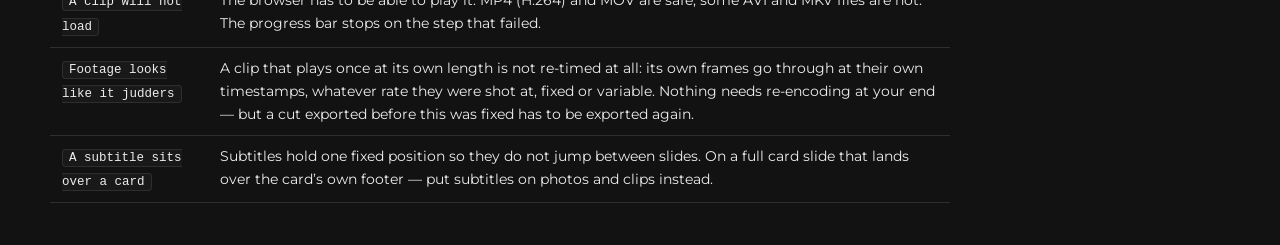
<file: guide.html>
<!DOCTYPE html>
<html lang="en">
<head>
<meta charset="utf-8">
<meta name="viewport" content="width=device-width, initial-scale=1">
<title>NY Daily Watch · Guide</title>
<link rel="icon" href="assets/logo.png">
<link rel="stylesheet" href="assets/fonts.css">
<style>
  :root{
    --ink:#121212; --panel:#1b1b1b; --line:#2e2e2e;
    --gold:#EFC050; --cream:#EADFC2; --text:#EDEDED; --dim:#9A9A9A;
    --bad:#E0655B; --ok:#7FBF7F;
  }
  *{margin:0;padding:0;box-sizing:border-box}
  body{background:var(--ink);color:var(--text);
    font:400 15px/1.7 'Montserrat',system-ui,'Microsoft YaHei',sans-serif;
    padding:28px clamp(16px,3vw,44px) 90px}
  .wrap{max-width:1180px;margin:0 auto}
  h1{font:700 30px/1.2 'Playfair Display',serif;color:var(--gold)}
  h2{font:700 26px/1.3 'Playfair Display',serif;color:var(--gold);margin:0 0 6px}
  h3{font:600 15px/1.4 'Montserrat';color:var(--cream);margin:22px 0 8px}
  header{display:flex;align-items:center;gap:14px;margin-bottom:8px;flex-wrap:wrap}
  header img{width:44px;height:44px;border-radius:50%}
  .spacer{margin-left:auto}
  .langs{display:flex;gap:6px}
  a.nav{color:var(--dim);text-decoration:none;font-size:13px;border:1px solid var(--line);
    border-radius:7px;padding:9px 14px}
  a.nav:hover{color:var(--gold);border-color:var(--gold)}
  button{font:600 13px/1 'Montserrat';border-radius:7px;padding:9px 14px;cursor:pointer;
    border:1px solid var(--line);background:#252525;color:var(--text)}
  button:hover{border-color:var(--gold);color:var(--gold)}
  button[aria-pressed=true]{border-color:var(--gold);color:var(--gold);background:#2b2416}

  .lede{color:var(--dim);font-size:14px;margin-bottom:26px;max-width:76ch}
  nav.toc{display:flex;flex-wrap:wrap;gap:8px;margin-bottom:34px}
  nav.toc a{font-size:12.5px;color:var(--dim);text-decoration:none;border:1px solid var(--line);
    border-radius:20px;padding:6px 13px}
  nav.toc a:hover{color:var(--gold);border-color:var(--gold)}

  section{border-top:1px solid var(--line);padding-top:26px;margin-top:34px}
  section > p{max-width:76ch;color:#D8D6D0;margin-bottom:10px}
  .muted{color:var(--dim);font-size:13.5px}

  ol.steps{counter-reset:s;list-style:none;margin:14px 0 0;max-width:80ch}
  ol.steps li{counter-increment:s;position:relative;padding-left:46px;margin-bottom:16px}
  ol.steps li::before{content:counter(s);position:absolute;left:0;top:1px;width:30px;height:30px;
    border-radius:50%;background:var(--gold);color:#1a1400;font:700 14px/30px 'Montserrat';
    text-align:center}
  ol.steps b{color:var(--cream);font-weight:600}

  .figs{display:flex;flex-wrap:wrap;gap:22px;margin-top:18px;align-items:flex-start}
  figure{background:#0d0d0d;border:1px solid var(--line);border-radius:10px;padding:10px;
    display:inline-block}
  figure canvas,figure svg{display:block;border-radius:4px}
  figcaption{font-size:12px;color:var(--dim);margin-top:8px;max-width:230px;line-height:1.5}
  figcaption b{color:var(--cream);font-weight:600;display:block;margin-bottom:2px}

  table{border-collapse:collapse;margin-top:14px;font-size:13.5px;width:100%;max-width:900px}
  th,td{border-bottom:1px solid var(--line);padding:9px 12px;text-align:left;vertical-align:top}
  th{color:var(--dim);font:600 11.5px/1.4 'Montserrat';letter-spacing:.07em;text-transform:uppercase}
  td code{font-size:12.5px}
  code{background:#191919;border:1px solid var(--line);border-radius:4px;padding:1px 6px;font-size:12.5px}
  pre{background:#151515;border:1px solid var(--line);border-radius:8px;padding:14px 16px;
    overflow-x:auto;margin-top:12px;font:400 12.5px/1.6 ui-monospace,Consolas,monospace;
    color:#CFCDC6;max-width:900px}
  kbd{background:#2a2a2a;border:1px solid var(--line);border-radius:4px;padding:1px 6px;
    font:600 12px/1 'Montserrat';color:var(--cream)}
  .note{border-left:3px solid var(--gold);background:#1a1710;padding:12px 16px;border-radius:0 8px 8px 0;
    margin-top:16px;font-size:13.5px;color:#DED9CC;max-width:80ch}
  .note.bad{border-left-color:var(--bad);background:#1c1413}
  ul.plain{list-style:none;margin-top:10px;max-width:80ch}
  ul.plain li{padding-left:18px;position:relative;margin-bottom:7px;font-size:14px;color:#D8D6D0}
  ul.plain li::before{content:'·';position:absolute;left:4px;color:var(--gold);font-weight:700}
</style>
</head>
<body>
<div class="wrap">
<header>
  <img id="brandmark" alt="">
  <h1 data-i18n="appTitle"></h1>
  <span class="spacer"></span>
  <a class="nav" href="index.html" data-i18n="navPost"></a>
  <a class="nav" href="studio.html" data-i18n="navStudio"></a>
  <div class="langs">
    <button data-lang="en">English</button>
    <button data-lang="zh">中文</button>
  </div>
</header>
<p class="lede" data-i18n="lede"></p>

<nav class="toc" id="toc"></nav>

<section id="what">
  <h2 data-i18n="s1title"></h2>
  <p data-i18n="s1body"></p>
  <div class="figs" id="fig-outputs"></div>
</section>

<section id="flow">
  <h2 data-i18n="s2title"></h2>
  <p data-i18n="s2body"></p>
  <ol class="steps" id="flow-steps"></ol>
  <div class="figs"><figure><svg id="svg-layout" width="720" height="300"></svg>
    <figcaption><b data-i18n="figLayoutT"></b><span data-i18n="figLayoutC"></span></figcaption></figure></div>
  <div class="note" data-i18n="s2note"></div>
</section>

<section id="templates">
  <h2 data-i18n="s3title"></h2>
  <p data-i18n="s3body"></p>
  <div class="figs" id="fig-templates"></div>
</section>

<section id="caption">
  <h2 data-i18n="s9title"></h2>
  <p data-i18n="s9body"></p>
  <ul class="plain" id="caption-rules"></ul>
  <div class="note" data-i18n="s9note"></div>
</section>

<section id="charts">
  <h2 data-i18n="s4title"></h2>
  <p data-i18n="s4body"></p>
  <div class="figs" id="fig-charts"></div>
  <h3 data-i18n="s4fields"></h3>
  <pre id="chart-json"></pre>
  <table id="chart-fields"></table>
</section>

<section id="palette">
  <h2 data-i18n="s5title"></h2>
  <p data-i18n="s5body"></p>
  <div class="figs"><figure><svg id="svg-palette" width="700" height="130"></svg>
    <figcaption><b data-i18n="figPalT"></b><span data-i18n="figPalC"></span></figcaption></figure></div>
  <table id="palette-checks"></table>
  <div class="note" data-i18n="s5note"></div>
</section>

<section id="safe">
  <h2 data-i18n="s6title"></h2>
  <p data-i18n="s6body"></p>
  <div class="figs" id="fig-safe"></div>
</section>

<section id="video">
  <h2 data-i18n="s7title"></h2>
  <p data-i18n="s7body"></p>
  <div class="figs"><figure><svg id="svg-timeline" width="720" height="180"></svg>
    <figcaption><b data-i18n="figTimeT"></b><span data-i18n="figTimeC"></span></figcaption></figure></div>
  <div class="figs" id="fig-video"></div>
  <table id="video-opts"></table>
  <div class="note bad" data-i18n="s7note"></div>
</section>

<section id="fix">
  <h2 data-i18n="s8title"></h2>
  <table id="fixes"></table>
</section>
</div>

<script src="assets/logo.js"></script>
<script type="module">
import { renderPhotoCard, renderDarkCard, renderPoster, SAFE, FONT_SPECS, loadImage }
  from './assets/render.js';
import { renderChart, BRAND_PALETTE } from './assets/chart.js';
import { drawFrame, loadTitles, V } from './assets/video.js';

const $ = (id) => document.getElementById(id);
const LANG_STORE = 'ndw-cards-lang';

/* ---- strings --------------------------------------------------------- */
const STR = {
  en: {
    appTitle: 'NY Daily Watch · Guide',
    navPost: '← Post builder', navStudio: 'Studio →',
    lede: 'Everything the tool makes, what each control does, and the rules baked into the templates. Every picture below is drawn by the same code the tool runs, so nothing here can drift out of date.',

    toc: ['What it makes', 'The daily run', 'The templates', 'The caption', 'Charts', 'Palette', 'Safe zones', 'Video', 'When something looks wrong'],

    s1title: 'What it makes',
    s1body: 'Four still formats and one video. The two cards are the standard post; the poster is the full-bleed format; the chart turns numbers from the story into an image. All of them carry the same fonts, the same gold and the same logo.',

    s2title: 'The daily run',
    s2body: 'One story, start to finish, is a paste and a paste.',
    steps: [
      ['Copy the prompt.', 'On the post builder press <b>Copy AI prompt</b>, paste it into any model, and paste the article underneath it.'],
      ['Paste the reply.', 'The model answers with JSON. Select all of it and paste it into the left box — code fences and trailing commas are cleaned up for you.'],
      ['Paste the photo.', 'Copy an image anywhere and press <kbd>Ctrl</kbd>+<kbd>V</kbd> on the page. Use <b>Vertical crop</b> if the crop cuts a face.'],
      ['Check the red notes.', 'A red line under a card means the text will not fit at the smallest size. Shorten that line rather than living with tiny type.'],
      ['Take it away.', '<b>Download both PNGs</b>, then <b>Copy caption</b>. The caption box shows the character count and flags anything that breaks the house format.'],
    ],
    s2note: 'The JSON box and the caption box remember what you typed, so a refresh does not lose the story. Hand edits to the caption survive re-parsing — only a genuinely new caption from the JSON replaces them.',

    s3title: 'The templates',
    s3body: 'Card text auto-shrinks to fit; you never set a font size. The number under each card in the tool tells you what size it settled on.',

    s9title: 'The caption',
    s9body: 'The words of the post come out of the same paste as the cards. The box under them holds whatever the JSON supplied and stays editable — hand edits survive a re-parse, and only a genuinely new caption from the JSON replaces them.',
    captionRules: [
      'One opening line, alone as its own paragraph — the only text above the fold.',
      'Then 4–6 short paragraphs: the mechanism, the numbers, who said what, and the counterargument or what is still unsettled.',
      'Name the agency or the company, never “officials”. Include dates if the story is time-sensitive.',
      'End with exactly: Read more at @theNYdailywatch \'s bio.',
      'Then a final line: Photo: [credit from the article, otherwise NY Daily Watch].',
      'Under 2,200 characters. No hashtags, no marketing words, never an invented quote.',
    ],
    s9note: 'The count turns red past 2,200. The checks under the box say what broke — a missing sign-off, a missing photo credit, a hashtag, a marketing word, a body that is not 4–6 paragraphs. They warn; they never stop you exporting.',
    s4title: 'Charts',
    s4body: 'Pick the type from the job the numbers do, not from what looks good. The picker names the job next to every type, and the hint under it repeats the one rule that type gets wrong most often.',
    s4fields: 'The JSON',

    s5title: 'Palette',
    s5body: 'Six colours, in a fixed order. Slot 1 is the brand gold and is what a single-series chart wears; a second series takes slot 2, and so on. The order is not decoration — it was searched for and checked, and a colour you add is checked the same way.',
    figPalT: 'The six slots, in order',
    figPalC: 'Used top to bottom. Past the sixth, extra series go grey rather than repeat a colour.',
    s5note: 'A warning does not stop you exporting. It tells you what a reader will struggle with — most often two neighbouring series that look alike to a colourblind reader, which is about 1 in 12 men.',

    s6title: 'Safe zones',
    s6body: 'A 9:16 image gets the app’s own caption, buttons and tabs painted over it. The poster and the 9:16 chart keep their text inside the box that survives that; the guides toggle shows you where the danger is, and never exports.',

    s7title: 'Video',
    s7body: 'Drop in the stills you already made — or MP4 and MOV clips — drag them into order, type subtitles under any of them — one line per cue — and record. Slides run the full width of the frame: a 4:5 card keeps its width and gets blurred bands above and below rather than being shrunk. A clip that plays once at its own length is passed through frame for frame — its own frames, at its own timestamps, so nothing about the footage is re-timed. It keeps its sound unless you turn that off. Footage of a minute or more changes the arithmetic: the cut then fits itself to the footage instead, every clip plays in full, and the running time becomes whatever that adds up to plus the titles. Nothing is uploaded anywhere — the files stay in the page — but a long clip takes a moment to open and decode, and the bar under the drop zone names the step it is on.',
    figTimeT: 'How the 30 seconds are spent',
    figTimeC: 'The opening title and end card come off the top of the total; what is left is split evenly between the slides.',
    s7note: 'The export encodes frame by frame instead of filming the screen, so it does not lose anything if you switch tabs, and it usually finishes quicker than the video is long. A browser without frame-by-frame encoding falls back to recording in real time — only then does the tab have to stay in front. Cancel stops either one and writes nothing.',

    s8title: 'When something looks wrong',
    fixes: [
      ['A red line under the card', 'The text will not fit at the minimum size. Shorten the line named — do not fight it with the crop.'],
      ['Copy button does nothing', 'Clipboard images need https or localhost. On the published site it works; opening the file directly from disk it will not.'],
      ['Nothing renders at all', 'The page uses ES modules, so it must be served over HTTP. Double-clicking index.html is blocked by the browser.'],
      ['The video came out stuttering', 'Only the real-time fallback can stutter, and only when the tab is in the background. Chrome, Edge and Safari encode frame by frame instead and are not affected.'],
      ['Instagram rejects the video', 'Firefox can only record WebM. Use Chrome, Edge or Safari to get MP4.'],
      ['A chart colour warning', 'Two series are too close for some readers. Press Reset to brand, or move the added colour further in hue or lightness.'],
      ['A clip will not load', 'The browser has to be able to play it. MP4 (H.264) and MOV are safe; some AVI and MKV files are not. The progress bar stops on the step that failed.'],
      ['Footage looks like it judders', 'A clip that plays once at its own length is not re-timed at all: its own frames go through at their own timestamps, whatever rate they were shot at, fixed or variable. Nothing needs re-encoding at your end — but a cut exported before this was fixed has to be exported again.'],
      ['A subtitle sits over a card', 'Subtitles hold one fixed position so they do not jump between slides. On a full card slide that lands over the card’s own footer — put subtitles on photos and clips instead.'],
    ],
    chartFieldsHead: ['Field', 'What it does'],
    chartFields: [
      ['type', 'bar · hbar · line · area · scatter · donut · stat'],
      ['title', 'The point of the chart, not the name of the dataset'],
      ['subtitle', 'What is being counted, and over what period'],
      ['unit', '<code>%</code> and <code>¢</code> follow the number; anything else leads it'],
      ['categories', 'The x labels — under four words each'],
      ['series', 'One entry per line or bar group: <code>{ name, values }</code>'],
      ['points', 'Scatter only: <code>{ x, y, name }</code>. Only the extremes get named'],
      ['value / delta / label', 'Stat only — the number, what moved, and one line saying what it counts'],
      ['body', 'Stat only — two or three sentences reading the number. Without it the frame is mostly empty'],
      ['emphasis', 'Index of the one series that matters; the rest are drawn grey'],
      ['xLabel / yLabel', 'Axis labels, both horizontal — nothing is read sideways'],
      ['source', 'Runs along the bottom. Name the agency or company'],
    ],
    videoOptsHead: ['Control', 'What it does'],
    videoOpts: [
      ['Total seconds', 'Split evenly across the slides after the title and end card are taken off. Locked, and computed for you, once a clip runs a minute or more'],
      ['Motion', 'Still · push in · pull out · alternating (the default) · drift up. It moves at a fixed rate, so a long slide travels further rather than slower, and footage is left alone — it already moves'],
      ['Transition', 'Crossfade · hard cut · through black · push up'],
      ['Opening title clip', 'The branded opening piece that ships with the tool. It runs its own length whatever the running time says'],
      ['End clip', 'The branded closing piece, likewise at its own length'],
      ['Subtitle', 'Typed under each thumbnail, one line per cue. Burned in, Montserrat bold, in a fixed place all the way through'],
      ['Keep clip audio', 'Records the sound off video clips. Stills are silent either way'],
      ['Preview / Play', 'Runs the exact frames the export will write — check before spending the time'],
      ['Export video', 'One button. It encodes frame by frame where the browser can, and says under it which way it will go'],
    ],
    figLayoutT: 'The post builder',
    figLayoutC: 'Paste on the left, watch on the right. The caption is lifted out of the same paste.',
    capCard1: ['Photo card', 'Category tag, headline, subtitle. 1080×1350.'],
    capCard2: ['Bullet card', 'Three bullets on ink. 1080×1350.'],
    capPoster: ['Poster', 'One bold line over a full-bleed photo. 9:16, 4:5 or 16:9.'],
    capChart: ['Chart', 'Numbers from the story. 4:5, 9:16 or 16:9.'],
    capSafe916: ['9:16 with guides on', 'Red is what the app covers: 250px off the top, 430px off the bottom, 180px off the right.'],
    capSafe45: ['4:5, no overlay', 'A feed post has no chrome over it, so the margins are even.'],
    capVidCard: ['A slide with a subtitle', 'Full width, blurred bands above and below — never pillarboxed. The subtitle holds one place all the way through.'],
    subDemo: 'Chips use just 2.4% of it.',
    capVidIntro: ['Opening title', 'The branded opening clip, wrapped into the cut like any other footage.'],
    capVidOutro: ['End clip', 'The closing clip. Where the reader is sent next.'],
    chartCaps: {
      bar: ['Columns', 'A handful of categories. One series, one colour.'],
      hbar: ['Bars', 'Long labels, or more than six rows.'],
      line: ['Line', 'Change over time. Only the last point is labelled.'],
      scatter: ['Scatter', 'Two measures against each other. Three series at most.'],
      donut: ['Donut', 'Part of a whole. Six slices at most.'],
      stat: ['Stat', 'When the story is one number, this is the chart. The body under it does the reading.'],
    },
  },
  zh: {
    appTitle: 'NY Daily Watch · 使用说明',
    navPost: '← 整条帖子', navStudio: '工作台 →',
    lede: '这个工具能做出什么、每个控件是干什么的、以及模板里已经写死的那些规则。下面每一张图都是用工具本身的代码现画的，所以不会和实际效果对不上。',

    toc: ['能做出什么', '日常流程', '几个模板', 'Caption 正文', '数据图表', '配色', '安全区', '视频', '出问题时怎么办'],

    s1title: '能做出什么',
    s1body: '四种静态版式加一个视频。两张卡片是常规帖子；海报是满屏版式；图表把新闻里的数字变成图。它们用的是同一套字体、同一个金色、同一个 logo。',

    s2title: '日常流程',
    s2body: '一条新闻从头到尾，就是两次粘贴。',
    steps: [
      ['复制提示词。', '在主页点<b>「复制 AI 提示词」</b>，粘到任意模型里，把新闻原文贴在它下面。'],
      ['粘回 JSON。', '模型会回一段 JSON，整段复制粘进左边的框——带 ```json 代码块标记或多余逗号都会自动清掉。'],
      ['贴图。', '在任何地方复制一张图，然后在页面上按 <kbd>Ctrl</kbd>+<kbd>V</kbd>。裁切切到人脸时用<b>「纵向裁切」</b>调。'],
      ['看红字提示。', '卡片下面出现红字，说明文字缩到最小字号仍然放不下。请缩短那一句，而不是将就小字。'],
      ['拿走。', '点<b>「一键下载两张 PNG」</b>，再点<b>「复制 caption」</b>。caption 框会显示字数，并标出不符合固定格式的地方。'],
    ],
    s2note: 'JSON 框和 caption 框会记住你输入的内容，刷新页面不会丢。caption 里手动改的内容不会被重新解析覆盖，只有 JSON 里换了新的 caption 才会替换。',

    s3title: '几个模板',
    s3body: '卡片文字会自动缩放适配，你不需要设字号。工具里每张卡下面的数字就是它最终用的字号。',

    s9title: 'Caption 正文',
    s9body: '帖子的文案和卡片来自同一次粘贴。卡片下面那个框显示 JSON 里的 caption，并且可以直接改——手改的内容不会被重新解析覆盖，只有 JSON 里换了新的 caption 才会替换。',
    captionRules: [
      '开场一句单独成段——这是首屏唯一可见的文字。',
      '然后 4–6 个短段落：机制、数字、谁说了什么、以及反方观点或尚未定论之处。',
      '点名具体机构或公司，不要写「officials」。时效性新闻要带日期。',
      '结尾固定这一句：Read more at @theNYdailywatch \'s bio.',
      '最后一行：Photo: [文章里的图片来源，没有就写 NY Daily Watch]。',
      '全文 2,200 字符以内。不用 hashtag，不用营销词，绝不编造引语。',
    ],
    s9note: '超过 2,200 字符时字数会变红。框下面的检查会指出问题：缺结尾固定句、缺图片来源、含 hashtag、含营销词、正文段数不在 4–6 之间。它只提示，不会阻止你导出。',
    s4title: '数据图表',
    s4body: '按数字要表达什么来选图形，而不是按哪个好看。下拉框里每个图形后面都写了它适合干什么，下面那行提示写的是这种图最容易犯的那个错。',
    s4fields: 'JSON 字段',

    s5title: '配色',
    s5body: '六个颜色，顺序固定。第 1 个是品牌金，单系列图表用的就是它；第二个系列用第 2 个颜色，依此类推。这个顺序不是随便排的——是搜出来并逐项验证过的，你自己加的颜色也会用同一套标准检查。',
    figPalT: '六个色位，按顺序使用',
    figPalC: '从上往下用。超过第六个之后，多出来的系列会变灰，而不是重复使用已有颜色。',
    s5note: '出现警告不影响导出。它只是告诉你哪里会让读者读不出来——最常见的是相邻两个系列对色盲读者看起来一样，而这类读者大约每 12 个男性里就有 1 个。',

    s6title: '安全区',
    s6body: '9:16 的图会被 App 自己的文案、按钮和顶部标签盖住一部分。海报和 9:16 图表都会把文字放在不会被盖的范围内；勾上参考线就能看到危险区域在哪，参考线不会出现在导出的图里。',

    s7title: '视频',
    s7body: '把做好的图——或者 MP4 / MOV 视频片段——丢进去，拖动排序，可以在任意一张下面写字幕（每行一条，依次出现），然后录制。每张素材都横向铺满画面：4:5 的卡片保持满宽，上下补模糊背景，而不是被缩小。按自身长度完整播放的片段会被逐帧原样输出——用它自己的帧、自己的时间戳，画面时序完全不动。原声默认保留。素材里有一分钟及以上的片段时，算法会反过来：总长按素材本身自适应，每段视频都完整播放，总时长就是它们加上片头片尾。文件不会上传到任何地方（全部留在页面里），但长片段打开和解码需要一点时间，投放区下面的进度条会说明当前进行到哪一步。',
    figTimeT: '30 秒是怎么分配的',
    figTimeC: '总时长先扣掉片头和片尾，剩下的平均分给每张图。',
    s7note: '导出是逐帧编码，不是录屏，所以切到别的标签页也不会丢内容，通常还比片长更快完成。浏览器不支持逐帧编码时才会退回实时录制，那种情况下需要保持本页在最前。中途点「取消」两种方式都会立即中断且不产出文件。',

    s8title: '出问题时怎么办',
    fixes: [
      ['卡片下面有红字', '文字缩到最小字号还是放不下。请缩短它点名的那一句，别靠调裁切硬解决。'],
      ['复制按钮没反应', '复制图片到剪贴板需要 https 或 localhost。线上站点可以用；直接双击本地文件打开则不行。'],
      ['页面完全不出图', '页面用了 ES 模块，必须通过 HTTP 打开。直接双击 index.html 会被浏览器拦下。'],
      ['视频很卡', '只有退回实时录制时才可能卡，而且只在标签页被切到后台的情况下。Chrome / Edge / Safari 走的是逐帧编码，不受影响。'],
      ['Instagram 不收这个视频', 'Firefox 只能录 WebM。用 Chrome / Edge / Safari 才能得到 MP4。'],
      ['图表提示配色问题', '有两个系列对部分读者太接近。点「恢复品牌配色」，或者把新加的颜色在色相或明度上拉开一些。'],
      ['视频片段读不进来', '浏览器必须能播放它。MP4（H.264）和 MOV 最保险，部分 AVI / MKV 不行。进度条会停在失败的那一步。'],
      ['画面看起来抽帧', '按自身长度完整播放的片段完全不会被重新计时：用它自己的帧和自己的时间戳输出，无论固定帧率还是可变帧率。你这边的素材不需要重新编码——但在此修复之前导出过的片子需要重新导一次。'],
      ['字幕压在卡片上', '字幕位置全片固定，不会在不同素材间跳动。放在整张卡片上时会压到卡片自己的页脚——字幕更适合配照片和视频片段。'],
    ],
    chartFieldsHead: ['字段', '作用'],
    chartFields: [
      ['type', 'bar 柱 · hbar 条 · line 折线 · area 面积 · scatter 散点 · donut 环形 · stat 数字卡'],
      ['title', '写这张图要说明什么，而不是数据集的名字'],
      ['subtitle', '统计的是什么、什么时间范围'],
      ['unit', '<code>%</code> 和 <code>¢</code> 跟在数字后面，其他符号放在数字前面'],
      ['categories', 'x 轴标签，每个不超过四个词'],
      ['series', '每条线或每组柱子一项：<code>{ name, values }</code>'],
      ['points', '仅散点图：<code>{ x, y, name }</code>，只有极值点会被标注'],
      ['value / delta / label', '仅数字卡——数字、变化了多少、以及一句说明它统计的是什么'],
      ['body', '仅数字卡——两三句解析这个数字的话。不写的话画面大半是空的'],
      ['emphasis', '要强调的那个系列的序号，其余画成灰色'],
      ['xLabel / yLabel', '坐标轴标签，都是横排的，不需要歪头看'],
      ['source', '显示在底部，写清楚是哪个机构或公司的数据'],
    ],
    videoOptsHead: ['控件', '作用'],
    videoOpts: [
      ['总秒数', '扣掉片头片尾后，剩下的平均分给每张素材。有一分钟及以上的片段时，这个数字改为自动计算并锁定'],
      ['画面动效', '静止 · 缓慢推近 · 缓慢拉远 · 推近拉远交替（默认）· 缓慢上移。按固定速率移动，所以时段长的素材走得更远而不是更慢；视频片段不加动效，它本身就在动'],
      ['转场', '交叉淡入 · 硬切 · 黑场过渡 · 向上推移'],
      ['片头', '2 秒：logo、刊名、金色横线、日期'],
      ['片尾', '2.4 秒：logo、READ MORE AT、账号、LINK IN BIO'],
      ['字幕', '在每张缩略图下面直接输入，每行一条。烧录进画面，Montserrat 粗体，全片位置固定'],
      ['保留片段原声', '录下视频片段的声音。静态图本来就没有声音'],
      ['预览 / 播放', '走的是导出时完全相同的画面，先看清楚再花时间导'],
      ['导出视频', '只有这一个按钮。浏览器支持时走逐帧编码，按钮下面会写明这次走的是哪种方式'],
    ],
    figLayoutT: '主页布局',
    figLayoutC: '左边粘贴，右边看效果。caption 从同一次粘贴里提取。',
    capCard1: ['图片卡', '分类标签、大标题、副标题，1080×1350。'],
    capCard2: ['要点卡', '深色底三条要点，1080×1350。'],
    capPoster: ['海报', '满屏照片加一行粗体大字，可选 9:16 / 4:5 / 16:9。'],
    capChart: ['图表', '新闻里的数字，可选 4:5 / 9:16 / 16:9。'],
    capSafe916: ['9:16 打开参考线', '红色是 App 会盖住的部分：上 250px、下 430px、右 180px。'],
    capSafe45: ['4:5 没有遮挡', '普通帖子上面不会压 UI，所以四边留白是均匀的。'],
    capVidCard: ['带字幕的一张素材', '横向满屏，上下补模糊，不会两边留黑边。字幕位置全片固定。'],
    subDemo: '芯片只用掉其中的 2.4%。',
    capVidIntro: ['片头', '品牌片头素材，和其他素材一样接在时间轴上。'],
    capVidOutro: ['片尾', '片尾素材，告诉读者接下来去哪。'],
    chartCaps: {
      bar: ['柱状图', '比较几个类别。单系列时所有柱子同一个颜色。'],
      hbar: ['条形图', '标签长，或者条目超过六个。'],
      line: ['折线图', '随时间变化，只标最后一个点的数值。'],
      scatter: ['散点图', '两个指标的关系，最多三个系列。'],
      donut: ['环形图', '占整体的比例，最多六块。'],
      stat: ['数字卡', '故事本身就是一个数字时，这就是那张「图」。下面的 body 负责解析。'],
    },
  },
};

let lang = localStorage.getItem(LANG_STORE) || 'en';
const t = (k) => STR[lang][k];

/* ---- sample stories, shared by every illustration -------------------- */
const CARD = {
  category: 'Business',
  headline: 'Polysilicon: The Hidden Link Between America’s Solar and Chip Industries',
  subtitle: 'New solar tariffs, signed Aug. 6 — the real target is chips.',
  eyebrow: 'Why chips need solar',
  heading: 'Three things to know',
  bullets: [
    "Chips use just 2.4% of the world's polysilicon. Solar uses nearly all the rest.",
    'The U.S. had ~50% of global capacity in 2005. Under 2% by 2024.',
    'Price floors and a 15% tariff take effect Dec. 4.',
  ],
  date: 'AUGUST 12, 2026',
};
const POSTER = { line: 'Two earlier AI companies failed before this one.', date: 'August 3, 2026' };
const SRC = 'Source: Commerce Department';
const CHARTS = {
  bar: { type: 'bar', title: 'America’s capacity collapsed', subtitle: 'US share of world capacity',
    unit: '%', source: SRC, categories: ['2005', '2010', '2015', '2020', '2024'],
    series: [{ name: 'US share', values: [50, 34, 12, 4, 1.8] }] },
  hbar: { type: 'hbar', title: 'Where the tariff lands', subtitle: 'Added cost per panel',
    unit: '$', source: SRC,
    categories: ['Utility-scale solar', 'Community solar', 'Residential rooftop', 'Commercial rooftop'],
    series: [{ name: 'Added cost', values: [41, 33, 28, 19] }] },
  line: { type: 'line', title: 'Prices fell below cost', subtitle: 'Spot price per kilogram',
    unit: '$', source: SRC, categories: ['2019', '2020', '2021', '2022', '2023', '2024'],
    series: [{ name: 'China', values: [9, 11, 34, 38, 14, 6] }, { name: 'US', values: [13, 14, 29, 31, 19, 12] }] },
  scatter: { type: 'scatter', title: 'Capacity does not track demand', subtitle: 'Plant capacity against local demand',
    unit: 'kt', source: SRC,
    points: [{ x: 12, y: 40, name: 'Xinjiang' }, { x: 22, y: 55 }, { x: 31, y: 28 }, { x: 44, y: 70 },
      { x: 52, y: 35 }, { x: 61, y: 62 }, { x: 70, y: 18, name: 'Moses Lake' }, { x: 80, y: 48 }] },
  donut: { type: 'donut', title: 'Who uses the world’s polysilicon', subtitle: 'Share of demand, 2024',
    unit: '%', source: SRC, categories: ['Solar', 'Semiconductors', 'Other'],
    series: [{ name: 'share', values: [96, 2.4, 1.6] }] },
  stat: { type: 'stat', title: 'Chips use almost none of it',
    subtitle: 'Share of world polysilicon going to semiconductors', source: SRC,
    value: '2.4%', delta: 'down from 6% in 2015',
    label: 'of the world’s polysilicon goes to chipmakers.',
    body: ['Solar takes nearly all of the rest, at a purity chipmakers cannot use.',
      'So a plant built for panels cannot switch to chips and live on that market alone.'] },
};

const CHART_JSON = `{
  "type": "bar",
  "title": "America's polysilicon capacity collapsed",
  "subtitle": "US share of world polysilicon capacity",
  "unit": "%",
  "categories": ["2005", "2010", "2015", "2020", "2024"],
  "series": [{ "name": "US share", "values": [50, 34, 12, 4, 1.8] }],
  "source": "Source: Commerce Department"
}`;

/* ---- illustration helpers -------------------------------------------- */
let logoImg = null;

function figure(parent, width, capKey, capPair) {
  const fig = document.createElement('figure');
  const c = document.createElement('canvas');
  c.style.width = width + 'px';
  fig.appendChild(c);
  const cap = document.createElement('figcaption');
  cap.dataset.cap = capKey || '';
  if (capPair) cap.innerHTML = `<b>${capPair[0]}</b>${capPair[1]}`;
  fig.appendChild(cap);
  parent.appendChild(fig);
  return c;
}

function fillFigs() {
  // Outputs
  const out = $('fig-outputs'); out.innerHTML = '';
  renderPhotoCard(figure(out, 190, null, t('capCard1')), CARD, { logo: logoImg });
  renderDarkCard(figure(out, 190, null, t('capCard2')), CARD, { logo: logoImg });
  renderPoster(figure(out, 150, null, t('capPoster')), POSTER, { logo: logoImg, ratio: '9:16' });
  renderChart(figure(out, 190, null, t('capChart')), CHARTS.bar, { logo: logoImg, ratio: '4:5' });

  // Templates, at a bigger size
  const tp = $('fig-templates'); tp.innerHTML = '';
  renderPhotoCard(figure(tp, 250, null, t('capCard1')), CARD, { logo: logoImg });
  renderDarkCard(figure(tp, 250, null, t('capCard2')), CARD, { logo: logoImg });
  renderPoster(figure(tp, 195, null, t('capPoster')), POSTER, { logo: logoImg, ratio: '4:5' });

  // Charts
  const ch = $('fig-charts'); ch.innerHTML = '';
  for (const [k, d] of Object.entries(CHARTS)) {
    renderChart(figure(ch, 215, null, t('chartCaps')[k]), d, { logo: logoImg, ratio: '4:5' });
  }

  // Safe zones
  const sf = $('fig-safe'); sf.innerHTML = '';
  renderPoster(figure(sf, 175, null, t('capSafe916')), POSTER, { logo: logoImg, ratio: '9:16', guides: true });
  renderPoster(figure(sf, 230, null, t('capSafe45')), POSTER, { logo: logoImg, ratio: '4:5', guides: true });

  // Video frames
  const vd = $('fig-video'); vd.innerHTML = '';
  const card = document.createElement('canvas');
  renderPhotoCard(card, CARD, { logo: logoImg });
  const slide = new Image();
  slide.onload = () => {
    const c1 = figure(vd, 150, null, t('capVidCard'));
    c1.width = V.W; c1.height = V.H;
    drawFrame(c1.getContext('2d'), [{ el: slide, kind: 'image', sub: t('subDemo') }], 1.2,
      { total: 6, intro: 0, outro: 0, motion: 'none', transition: 'crossfade' });
    const c2 = figure(vd, 150, null, t('capVidIntro'));
    c2.width = V.W; c2.height = V.H;
    const c3 = figure(vd, 150, null, t('capVidOutro'));
    c3.width = V.W; c3.height = V.H;
    // A frame from each of the real title clips, so the guide shows what the
    // tool will actually put on the front and back of the cut.
    loadTitles().then(async (titles) => {
      for (const [canvas, slide, at] of [[c2, titles.intro, 0.8], [c3, titles.outro, 0.9]]) {
        const el = slide.el;
        const want = Math.max(0, (el.duration || 1) * at - 0.05);
        await new Promise((done) => {
          el.onseeked = done;
          try { el.currentTime = want; } catch (_) { done(); }
          setTimeout(done, 2500);
        });
        canvas.getContext('2d').drawImage(el, 0, 0, V.W, V.H);
      }
    }).catch(() => { /* the figures simply stay dark */ });
  };
  slide.src = card.toDataURL();
}

/* ---- SVG diagrams ----------------------------------------------------- */
const NS = 'http://www.w3.org/2000/svg';
const el = (name, attrs, text) => {
  const n = document.createElementNS(NS, name);
  for (const [k, v] of Object.entries(attrs)) n.setAttribute(k, v);
  if (text != null) n.textContent = text;
  return n;
};

function drawLayout() {
  const svg = $('svg-layout');
  svg.innerHTML = '';
  const box = (x, y, w, h, label, gold) => {
    svg.appendChild(el('rect', { x, y, width: w, height: h, rx: 8, fill: gold ? '#2b2416' : '#1b1b1b',
      stroke: gold ? '#EFC050' : '#2e2e2e', 'stroke-width': 1.5 }));
    svg.appendChild(el('text', { x: x + 12, y: y + 24, fill: gold ? '#EFC050' : '#9A9A9A',
      'font-family': 'Montserrat', 'font-size': 13, 'font-weight': 600 }, label));
  };
  svg.appendChild(el('rect', { x: 0, y: 0, width: 720, height: 300, rx: 10, fill: '#121212' }));
  box(16, 16, 320, 120, lang === 'zh' ? '1 · 粘 JSON' : '1 · Story JSON', true);
  box(16, 148, 320, 66, lang === 'zh' ? '2 · Ctrl+V 贴图' : '2 · Ctrl+V the photo', true);
  box(16, 226, 320, 58, lang === 'zh' ? '3 · 下载两张 PNG' : '3 · Download both PNGs', true);
  box(356, 16, 170, 150, lang === 'zh' ? '卡片 1' : 'Card 1');
  box(538, 16, 166, 150, lang === 'zh' ? '卡片 2' : 'Card 2');
  box(356, 178, 348, 106, 'Caption');
  svg.appendChild(el('path', { d: 'M340 76 L352 76', stroke: '#EFC050', 'stroke-width': 2 }));
  svg.appendChild(el('path', { d: 'M340 76 L352 76 M347 71 L353 76 L347 81', stroke: '#EFC050',
    'stroke-width': 2, fill: 'none' }));
}

function drawPaletteFig() {
  const svg = $('svg-palette');
  svg.innerHTML = '';
  svg.appendChild(el('rect', { x: 0, y: 0, width: 700, height: 130, rx: 10, fill: '#121212' }));
  BRAND_PALETTE.forEach((hex, i) => {
    const x = 16 + i * 112;
    svg.appendChild(el('rect', { x, y: 22, width: 96, height: 52, rx: 7, fill: hex }));
    svg.appendChild(el('text', { x: x + 4, y: 96, fill: '#9A9A9A', 'font-family': 'Montserrat',
      'font-size': 12 }, `${i + 1} · ${hex}`));
  });
  svg.appendChild(el('text', { x: 16, y: 118, fill: '#7FBF7F', 'font-family': 'Montserrat',
    'font-size': 12 }, lang === 'zh'
    ? '✓ 全部通过：明度、彩度、色盲可辨性、对比度'
    : '✓ All checks pass: lightness, chroma, colourblind separation, contrast'));
}

function drawTimeline() {
  const svg = $('svg-timeline');
  svg.innerHTML = '';
  svg.appendChild(el('rect', { x: 0, y: 0, width: 720, height: 180, rx: 10, fill: '#121212' }));
  const total = 30, intro = 10, outro = 10;
  const body = total - intro - outro;
  const per = body / 3;
  const X = 24, W = 672, k = W / total;
  const seg = (start, len, fill, label, sub) => {
    const x = X + start * k, w = len * k;
    svg.appendChild(el('rect', { x, y: 46, width: w - 3, height: 56, rx: 6, fill }));
    svg.appendChild(el('text', { x: x + 8, y: 80, fill: '#1a1400', 'font-family': 'Montserrat',
      'font-size': 12, 'font-weight': 700 }, label));
    svg.appendChild(el('text', { x: x + 8, y: 122, fill: '#9A9A9A', 'font-family': 'Montserrat',
      'font-size': 11 }, sub));
  };
  seg(0, intro, '#8a7a4a', lang === 'zh' ? '片头' : 'Title', intro + 's');
  for (let i = 0; i < 3; i++) {
    seg(intro + i * per, per, '#EFC050',
      (lang === 'zh' ? '图 ' : 'Slide ') + (i + 1), per.toFixed(1) + 's');
  }
  seg(intro + body, outro, '#8a7a4a', lang === 'zh' ? '片尾' : 'End', outro + 's');
  svg.appendChild(el('text', { x: X, y: 32, fill: '#EADFC2', 'font-family': 'Montserrat',
    'font-size': 12, 'font-weight': 600 },
    lang === 'zh' ? '总长 30 秒 · 3 张图' : '30 seconds total · 3 slides'));
  svg.appendChild(el('text', { x: X, y: 158, fill: '#9A9A9A', 'font-family': 'Montserrat',
    'font-size': 11 }, lang === 'zh'
    ? '每两段之间有 0.6 秒交叉淡入' : 'A 0.6s crossfade sits between every pair'));
}

/* ---- tables ----------------------------------------------------------- */
function table(id, head, rows) {
  const el2 = $(id);
  el2.innerHTML = '<thead><tr>' + head.map((h) => `<th>${h}</th>`).join('') + '</tr></thead><tbody>' +
    rows.map((r) => '<tr>' + r.map((c, i) =>
      `<td>${i === 0 ? '<code>' + c + '</code>' : c}</td>`).join('') + '</tr>').join('') +
    '</tbody>';
}

/* ---- language --------------------------------------------------------- */
function applyLang() {
  document.documentElement.lang = lang === 'zh' ? 'zh-CN' : 'en';
  document.title = t('appTitle');
  document.querySelectorAll('[data-i18n]').forEach((n) => { n.textContent = t(n.dataset.i18n); });
  document.querySelectorAll('[data-lang]').forEach((b) =>
    b.setAttribute('aria-pressed', String(b.dataset.lang === lang)));

  const ids = ['what', 'flow', 'templates', 'caption', 'charts',
    'palette', 'safe', 'video', 'fix'];
  $('toc').innerHTML = t('toc').map((label, i) => `<a href="#${ids[i]}">${label}</a>`).join('');

  $('flow-steps').innerHTML = t('steps')
    .map(([head, body]) => `<li><b>${head}</b> ${body}</li>`).join('');
  $('caption-rules').innerHTML = t('captionRules').map((r) => `<li>${r}</li>`).join('');
  $('chart-json').textContent = CHART_JSON;
  table('chart-fields', t('chartFieldsHead'), t('chartFields'));
  table('video-opts', t('videoOptsHead'), t('videoOpts'));
  table('fixes', lang === 'zh' ? ['现象', '原因和解法'] : ['What you see', 'Why, and the fix'], t('fixes'));

  drawLayout(); drawPaletteFig(); drawTimeline();
  fillFigs();
}
document.querySelectorAll('[data-lang]').forEach((b) => b.addEventListener('click', () => {
  lang = b.dataset.lang;
  localStorage.setItem(LANG_STORE, lang);
  applyLang();
}));

/* ---- boot ------------------------------------------------------------- */
(async () => {
  const q = new URLSearchParams(location.search);
  if (q.get('lang') === 'zh' || q.get('lang') === 'en') lang = q.get('lang');
  $('brandmark').src = window.NDW_LOGO;
  logoImg = await loadImage(window.NDW_LOGO);
  await Promise.all(FONT_SPECS.map((s) => document.fonts.load(s, 'Ag')));
  await document.fonts.ready;
  applyLang();
})();
</script>
</body>
</html>
</file>
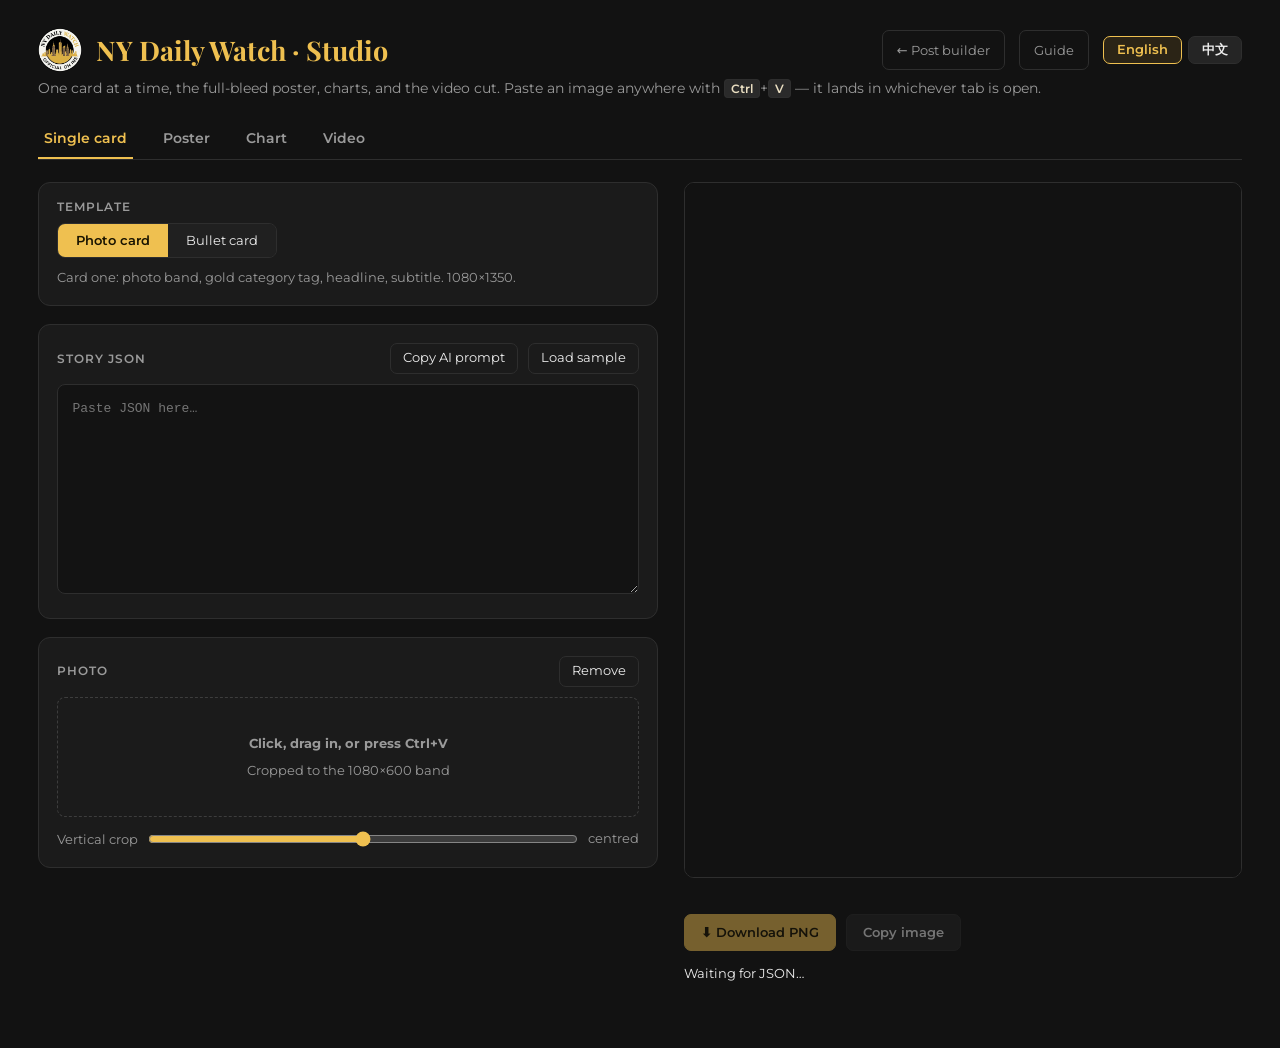
<file: studio.html>
<!DOCTYPE html>
<html lang="en">
<head>
<meta charset="utf-8">
<meta name="viewport" content="width=device-width, initial-scale=1">
<title>NY Daily Watch · Studio</title>
<link rel="icon" href="assets/logo.png">
<link rel="stylesheet" href="assets/fonts.css">
<style>
  :root{
    --ink:#121212; --panel:#1b1b1b; --line:#2e2e2e;
    --gold:#EFC050; --cream:#EADFC2; --text:#EDEDED; --dim:#9A9A9A;
    --bad:#E0655B; --ok:#7FBF7F;
  }
  *{margin:0;padding:0;box-sizing:border-box}
  body{background:var(--ink);color:var(--text);
    font:400 15px/1.55 'Montserrat',system-ui,'Microsoft YaHei',sans-serif;
    padding:28px clamp(16px,3vw,44px) 64px}
  h1{font:700 27px/1.2 'Playfair Display',serif;color:var(--gold)}
  header{display:flex;align-items:center;gap:14px;margin-bottom:6px;flex-wrap:wrap}
  header img{width:44px;height:44px;border-radius:50%}
  .spacer{margin-left:auto}
  .langs{display:flex;gap:6px}
  .langs button{padding:7px 13px;font-size:12.5px}
  .langs button[aria-pressed=true]{border-color:var(--gold);color:var(--gold);background:#2b2416}
  a.nav{color:var(--dim);text-decoration:none;font-size:13px;border:1px solid var(--line);
    border-radius:7px;padding:9px 14px}
  a.nav:hover{color:var(--gold);border-color:var(--gold)}
  .lede{color:var(--dim);font-size:13.5px;margin-bottom:20px}
  .lede kbd{background:#2a2a2a;border:1px solid var(--line);border-radius:4px;
    padding:1px 6px;font:600 12px/1 'Montserrat';color:var(--cream)}

  .tabs{display:flex;gap:8px;border-bottom:1px solid var(--line);margin-bottom:22px;flex-wrap:wrap}
  .tabs button{background:none;border:none;border-bottom:2px solid transparent;border-radius:0;
    padding:12px 6px;margin-right:16px;color:var(--dim);font:600 14px/1 'Montserrat'}
  .tabs button:hover{color:var(--cream)}
  .tabs button[aria-selected=true]{color:var(--gold);border-bottom-color:var(--gold)}
  section[hidden]{display:none}

  .grid{display:grid;grid-template-columns:minmax(360px,1fr) minmax(320px,.9fr);
    gap:26px;align-items:start}
  @media (max-width:960px){.grid{grid-template-columns:1fr}}

  .panel{background:var(--panel);border:1px solid var(--line);border-radius:12px;padding:18px}
  .panel + .panel{margin-top:18px}
  .label{font:600 12px/1 'Montserrat';letter-spacing:.08em;text-transform:uppercase;
    color:var(--dim);margin-bottom:10px;display:flex;justify-content:space-between;
    align-items:center;gap:12px;flex-wrap:wrap}

  textarea{width:100%;resize:vertical;min-height:210px;background:#131313;color:var(--text);
    border:1px solid var(--line);border-radius:8px;padding:14px;
    font:400 13px/1.6 ui-monospace,'Cascadia Mono',Consolas,monospace;tab-size:2}
  textarea:focus{outline:none;border-color:var(--gold)}

  .seg{display:flex;gap:0;border:1px solid var(--line);border-radius:8px;overflow:hidden;width:max-content}
  .seg button{border:none;border-radius:0;background:#202020;padding:10px 18px;font-weight:400}
  .seg button[aria-pressed=true]{background:var(--gold);color:#1a1400;font-weight:600}

  .drop{border:1.5px dashed #3d3d3d;border-radius:8px;min-height:120px;display:flex;
    flex-direction:column;align-items:center;justify-content:center;gap:6px;cursor:pointer;
    color:var(--dim);font-size:13px;text-align:center;padding:14px;transition:.15s;
    background-size:cover;background-position:center}
  .drop:hover,.drop.over{border-color:var(--gold);color:var(--cream)}
  .drop.has-img{border-style:solid;min-height:140px;color:transparent}
  .drop.has-img span{background:rgba(0,0,0,.62);color:#fff;padding:4px 10px;border-radius:5px}

  .row{display:flex;gap:10px;flex-wrap:wrap;align-items:center}
  .row.slider{margin-top:12px;font-size:12.5px;color:var(--dim)}
  input[type=range]{flex:1;accent-color:var(--gold)}
  input[type=number]{width:76px;background:#131313;color:var(--text);border:1px solid var(--line);
    border-radius:6px;padding:8px 10px;font:400 13px 'Montserrat'}
  select{background:#131313;color:var(--text);border:1px solid var(--line);border-radius:6px;
    padding:8px 10px;font:400 13px 'Montserrat';cursor:pointer}
  select:focus{outline:none;border-color:var(--gold)}
  .row label[for]{font-size:13px;color:var(--dim)}
  label.check{display:flex;align-items:center;gap:7px;font-size:13px;color:var(--dim);cursor:pointer}
  label.check input{accent-color:var(--gold);width:16px;height:16px}

  button{font:600 13px/1 'Montserrat';border-radius:7px;padding:11px 16px;cursor:pointer;
    border:1px solid var(--line);background:#252525;color:var(--text);transition:.15s}
  button:hover{border-color:var(--gold);color:var(--gold)}
  button.primary{background:var(--gold);color:#1a1400;border-color:var(--gold)}
  button.primary:hover{filter:brightness(1.08);color:#1a1400}
  button.ghost{background:none;padding:8px 12px;font-weight:400;font-size:12.5px}
  button:disabled{opacity:.45;cursor:not-allowed}

  figure{background:#0d0d0d;border:1px solid var(--line);border-radius:10px;overflow:hidden;
    display:flex;justify-content:center}
  canvas{display:block;max-width:100%;height:auto}
  .tall canvas{max-height:560px;width:auto}
  .meta{font-size:11.5px;color:var(--dim);margin-top:8px;min-height:16px}
  .meta.warn{color:var(--bad)}
  .status{margin-top:12px;font-size:13px;min-height:20px}
  .status.err{color:var(--bad)}
  .status.ok{color:var(--ok)}

  .strip{display:flex;flex-wrap:wrap;gap:10px;margin-top:12px}
  .strip:empty{margin:0}
  .thumb{position:relative;width:150px;border:1px solid var(--line);border-radius:8px;
    overflow:hidden;background:#0d0d0d;cursor:grab}
  .thumb.drag{opacity:.35}
  .thumb.target{border-color:var(--gold)}
  .thumb .shot{position:relative}
  .thumb img{display:block;width:100%;height:132px;object-fit:cover}
  .thumb .dur{position:absolute;right:5px;top:5px;background:rgba(0,0,0,.72);color:#EADFC2;
    font:600 10px/1 'Montserrat';padding:3px 5px;border-radius:3px}
  .thumb .cap{width:100%;border:none;border-top:1px solid var(--line);background:#151515;
    color:var(--text);padding:7px 8px;font:400 11.5px/1.4 'Montserrat';resize:none;
    display:block;min-height:34px}
  .thumb .cap:focus{outline:none;background:#1d1a12}
  .thumb .cap::placeholder{color:#6b6862}
  .thumb .cues{padding:0 8px 6px;font:400 10px/1.3 'Montserrat';color:var(--dim);background:#151515}
  .thumb .cues.tight{color:var(--bad)}
  .thumb .cues:empty{display:none}
  .thumb .n{position:absolute;top:5px;left:5px;background:var(--gold);color:#1a1400;
    font:700 11px/1 'Montserrat';padding:4px 7px;border-radius:4px}
  .thumb .x{position:absolute;top:4px;right:4px;background:rgba(0,0,0,.66);border:none;
    color:#fff;padding:4px 7px;font-size:12px;border-radius:4px}
  .thumb .mv{position:absolute;bottom:0;left:0;right:0;display:flex;
    background:rgba(0,0,0,.62)}
  .thumb .shot .mv{bottom:0}
  .thumb .mv button{flex:1;border:none;border-radius:0;background:none;padding:5px;font-size:12px}

  .swatches{display:flex;flex-wrap:wrap;gap:10px}
  .chip{position:relative;width:64px;height:52px;border-radius:8px;border:1px solid var(--line);
    overflow:hidden;cursor:pointer}
  .chip input{position:absolute;inset:0;opacity:0;width:100%;height:100%;cursor:pointer;border:none}
  .chip .k{position:absolute;left:5px;bottom:3px;font:600 9.5px/1 'Montserrat';
    color:#000;background:rgba(255,255,255,.72);padding:2px 4px;border-radius:3px}
  .chip .x{position:absolute;top:2px;right:2px;background:rgba(0,0,0,.5);border:none;color:#fff;
    padding:1px 4px;font-size:10px;border-radius:3px;line-height:1.2;opacity:.4;transition:.15s}
  .chip:hover .x{opacity:1}
  #k-check{margin-top:12px;font-size:12.5px;display:flex;flex-direction:column;gap:4px}
  #k-check:empty{margin:0}
  #k-check .pass{color:var(--ok)}
  #k-check .warn{color:var(--bad)}
  #k-figure canvas{max-height:600px;width:auto}
  progress{width:100%;height:8px;accent-color:var(--gold);margin-top:12px}
  .hint{font-size:12.5px;color:var(--dim);margin-top:10px}
  code{background:#131313;border:1px solid var(--line);border-radius:4px;padding:1px 5px;font-size:12px}
</style>
</head>
<body>
<header>
  <img id="brandmark" alt="">
  <h1 data-i18n="appTitle"></h1>
  <span class="spacer"></span>
  <a class="nav" href="index.html" data-i18n="navBack"></a>
  <a class="nav" href="guide.html" data-i18n="navGuide"></a>
  <div class="langs">
    <button data-lang="en">English</button>
    <button data-lang="zh">中文</button>
  </div>
</header>
<p class="lede" data-i18n-html="lede"></p>

<div class="tabs" role="tablist">
  <button role="tab" data-tab="single" data-i18n="tabSingle"></button>
  <button role="tab" data-tab="poster" data-i18n="tabPoster"></button>
  <button role="tab" data-tab="chart" data-i18n="tabChart"></button>
  <button role="tab" data-tab="video" data-i18n="tabVideo"></button>
</div>

<!-- ---------- single card ---------- -->
<section id="tab-single" hidden>
  <div class="grid">
    <div>
      <div class="panel">
        <div class="label"><span data-i18n="pickTemplate"></span></div>
        <div class="seg" id="tpl">
          <button data-tpl="photo" data-i18n="tplPhoto"></button>
          <button data-tpl="dark" data-i18n="tplDark"></button>
        </div>
        <p class="hint" id="tpl-hint"></p>
      </div>

      <div class="panel">
        <div class="label"><span data-i18n="stepJson"></span><span class="row">
          <button class="ghost" id="s-prompt" data-i18n="btnPrompt"></button>
          <button class="ghost" id="s-sample" data-i18n="btnSample"></button></span></div>
        <textarea id="s-json" spellcheck="false"></textarea>
      </div>

      <div class="panel" id="s-photo-panel">
        <div class="label"><span data-i18n="stepPhoto"></span><span class="row">
          <button class="ghost" id="s-clear" data-i18n="btnClearImg"></button></span></div>
        <div class="drop" id="s-drop" tabindex="0"></div>
        <input type="file" id="s-file" accept="image/*" hidden>
        <div class="row slider">
          <label for="s-focus" data-i18n="focusLabel"></label>
          <input type="range" id="s-focus" min="0" max="100" value="50">
          <span id="s-focus-val"></span>
        </div>
      </div>
    </div>

    <div>
      <figure><canvas id="s-canvas"></canvas></figure>
      <div class="meta" id="s-meta"></div>
      <div class="row" style="margin-top:12px">
        <button class="primary" id="s-download" data-i18n="btnDownloadPng"></button>
        <button id="s-copy" data-i18n="btnCopyPng"></button>
      </div>
      <div class="status" id="s-status"></div>
    </div>
  </div>
</section>

<!-- ---------- poster ---------- -->
<section id="tab-poster" hidden>
  <div class="grid">
    <div>
      <div class="panel">
        <div class="label"><span data-i18n="stepJson"></span><span class="row">
          <button class="ghost" id="p-prompt" data-i18n="btnPrompt"></button>
          <button class="ghost" id="p-sample" data-i18n="btnSample"></button></span></div>
        <textarea id="p-json" spellcheck="false"></textarea>
      </div>

      <div class="panel">
        <div class="label"><span data-i18n="stepPhoto"></span><span class="row">
          <button class="ghost" id="p-clear" data-i18n="btnClearImg"></button></span></div>
        <div class="drop" id="p-drop" tabindex="0"></div>
        <input type="file" id="p-file" accept="image/*" hidden>
        <div class="row slider">
          <label for="p-focus" data-i18n="focusLabel"></label>
          <input type="range" id="p-focus" min="0" max="100" value="50">
          <span id="p-focus-val"></span>
        </div>
        <div class="row" style="margin-top:14px">
          <label for="p-ratio" data-i18n="ratioLabel"></label>
          <div class="seg" id="p-ratio">
            <button data-ratio="9:16">9:16</button>
            <button data-ratio="4:5">4:5</button>
            <button data-ratio="16:9">16:9</button>
          </div>
        </div>
        <div class="row" style="margin-top:14px">
          <label class="check"><input type="checkbox" id="p-guides">
            <span data-i18n="showGuides"></span></label>
        </div>
        <p class="hint" data-i18n="safeNote"></p>
      </div>
    </div>

    <div>
      <figure class="tall"><canvas id="p-canvas"></canvas></figure>
      <div class="meta" id="p-meta"></div>
      <div class="row" style="margin-top:12px">
        <button class="primary" id="p-download" data-i18n="btnDownloadPng"></button>
        <button id="p-copy" data-i18n="btnCopyPng"></button>
      </div>
      <div class="status" id="p-status"></div>
    </div>
  </div>
</section>

<!-- ---------- chart ---------- -->
<section id="tab-chart" hidden>
  <div class="grid">
    <div>
      <div class="panel">
        <div class="label"><span data-i18n="stepData"></span><span class="row">
          <button class="ghost" id="k-prompt" data-i18n="btnPrompt"></button>
          <button class="ghost" id="k-sample" data-i18n="btnSample"></button></span></div>
        <textarea id="k-json" spellcheck="false"></textarea>
      </div>

      <div class="panel">
        <div class="label"><span data-i18n="stepFormat"></span></div>
        <div class="row">
          <label for="k-ratio" data-i18n="ratioLabel"></label>
          <div class="seg" id="k-ratio">
            <button data-ratio="4:5">4:5</button>
            <button data-ratio="9:16">9:16</button>
            <button data-ratio="16:9">16:9</button>
          </div>
        </div>
        <div class="row" style="margin-top:14px">
          <label for="k-type" data-i18n="typeLabel"></label>
          <select id="k-type"></select>
          <label class="check"><input type="checkbox" id="k-values" checked>
            <span data-i18n="valueLabels"></span></label>
        </div>
        <p class="hint" id="k-type-hint"></p>
      </div>

      <div class="panel">
        <div class="label"><span data-i18n="stepPalette"></span><span class="row">
          <button class="ghost" id="k-add" data-i18n="btnAddColour"></button>
          <button class="ghost" id="k-reset" data-i18n="btnResetPalette"></button></span></div>
        <div class="swatches" id="k-swatches"></div>
        <div id="k-check"></div>
        <p class="hint" data-i18n="paletteNote"></p>
      </div>
    </div>

    <div>
      <figure id="k-figure"><canvas id="k-canvas"></canvas></figure>
      <div class="meta" id="k-meta"></div>
      <div class="row" style="margin-top:12px">
        <button class="primary" id="k-download" data-i18n="btnDownloadPng"></button>
        <button id="k-copy" data-i18n="btnCopyPng"></button>
      </div>
      <div class="status" id="k-status"></div>
    </div>
  </div>
</section>

<!-- ---------- video ---------- -->
<section id="tab-video" hidden>
  <div class="grid">
    <div>
      <div class="panel">
        <div class="label"><span data-i18n="stepSlides"></span><span class="row">
          <button class="ghost" id="v-clear" data-i18n="btnClearAll"></button></span></div>
        <div class="drop" id="v-drop" tabindex="0"></div>
        <input type="file" id="v-file" accept="image/*,video/*" multiple hidden>
        <progress id="v-load" value="0" max="1" hidden></progress>
        <div class="hint" id="v-load-label" hidden></div>
        <div class="strip" id="v-strip"></div>
      </div>

      <div class="panel">
        <div class="label"><span data-i18n="stepTiming"></span></div>
        <div class="row">
          <label for="v-secs" style="font-size:13px;color:var(--dim)" data-i18n="totalSecs"></label>
          <input type="number" id="v-secs" min="6" max="90" step="1" value="30">
          <span id="v-per" style="font-size:12.5px;color:var(--dim)"></span>
        </div>
        <div class="row" style="margin-top:14px">
          <label class="check"><input type="checkbox" id="v-intro" checked>
            <span data-i18n="withIntro"></span></label>
          <label class="check"><input type="checkbox" id="v-outro" checked>
            <span data-i18n="withOutro"></span></label>
          <label class="check"><input type="checkbox" id="v-audio" checked>
            <span data-i18n="keepAudio"></span></label>
        </div>
        <div class="row" style="margin-top:14px">
          <label for="v-motion" data-i18n="motionLabel"></label>
          <select id="v-motion"></select>
          <label for="v-trans" data-i18n="transLabel"></label>
          <select id="v-trans"></select>
        </div>
        <div class="row slider">
          <label for="v-scrub" data-i18n="scrub"></label>
          <input type="range" id="v-scrub" min="0" max="1000" value="0">
          <button class="ghost" id="v-play" data-i18n="btnPlay"></button>
        </div>
      </div>

      <div class="panel">
        <div class="label"><span data-i18n="stepRender"></span></div>
        <div class="row">
          <button class="primary" id="v-render" data-i18n="btnRender"></button>
          <button id="v-cancel" data-i18n="btnCancel" hidden></button>
        </div>
        <div class="hint" id="v-mode"></div>
        <progress id="v-prog" value="0" max="1" hidden></progress>
        <div class="status" id="v-status"></div>
        <p class="hint" data-i18n-html="renderNote"></p>
      </div>
    </div>

    <div>
      <figure class="tall"><canvas id="v-canvas"></canvas></figure>
      <div class="meta" id="v-meta"></div>
    </div>
  </div>
</section>

<script src="assets/logo.js"></script>
<script type="module">
import { renderPhotoCard, renderDarkCard, renderPoster, POSTER_RATIOS, FONT_SPECS, loadImage }
  from './assets/render.js';
import { renderChart, RATIOS, CHART_TYPES, BRAND_PALETTE } from './assets/chart.js';
import { validate } from './assets/validate_palette.js';
import { exportVideo, offlineSupported } from './assets/export.js';
import { drawFrame, recordVideo, pickMime, syncClips, resetClips, isVideo,
  cuesOf, cueSpans, MIN_CUE, planTimeline, LONG_CLIP, STILL_SECS, measureFps, loadTitles,
  MOTIONS, TRANSITIONS, V } from './assets/video.js';

const $ = (id) => document.getElementById(id);
const LANG_STORE = 'ndw-cards-lang';
const STORE = { single: 'ndw-studio-single', poster: 'ndw-studio-poster',
  chart: 'ndw-studio-chart', palette: 'ndw-studio-palette' };

/* ---- strings ------------------------------------------------------- */
const STR = {
  en: {
    appTitle: 'NY Daily Watch · Studio',
    navBack: '← Post builder',
    navGuide: 'Guide',
    lede: 'One card at a time, the full-bleed poster, charts, and the video cut. Paste an image anywhere with <kbd>Ctrl</kbd>+<kbd>V</kbd> — it lands in whichever tab is open.',
    tabSingle: 'Single card', tabPoster: 'Poster', tabVideo: 'Video',
    tabChart: 'Chart',
    stepData: 'Chart JSON',
    stepFormat: 'Format',
    stepPalette: 'Palette',
    ratioLabel: 'Ratio',
    typeLabel: 'Type',
    valueLabels: 'Value labels',
    btnAddColour: '+ Add colour',
    btnResetPalette: 'Reset to brand',
    paletteNote: 'Colours are checked the way the brand palette was chosen: lightness on this ink background, how grey a hue reads, whether neighbouring series stay apart for colourblind readers, and contrast. Slot 1 is used first, so its colour is the one a single-series chart wears.',
    type_bar: 'Columns — compare categories',
    type_hbar: 'Bars — long labels, or many rows',
    type_line: 'Line — change over time',
    type_area: 'Area — one series over time',
    type_scatter: 'Scatter — two measures',
    type_donut: 'Donut — part of a whole',
    type_stat: 'Stat — the story is one number',
    hint_bar: 'One series gets one colour for every column — never darker-where-bigger.',
    hint_hbar: 'Horizontal bars fit long category names without turning the labels sideways.',
    hint_line: 'Only the last point is labelled; a number on every point goes unread.',
    hint_area: 'Fill under a single line. For two or more series use a plain line chart.',
    hint_scatter: 'Needs "points": [{"x":1,"y":2,"name":"…"}]. Only the extremes are named.',
    hint_donut: 'Six slices at most, and only for part-of-a-whole at a glance. Close values belong in bars.',
    hint_stat: 'Uses "value", "delta" and "label". A single number is a stat, not a one-bar chart.',
    chartMeta: (t, w, h, n) => `${t} · ${w}×${h} · ${n} series`,
    warn_tooManySeries: (n, cap) => `${n} series is past the ${cap}-colour palette — fold the tail into "Other" or split the chart.`,
    warn_scatterCap: (cap) => `Scatter can only keep ${cap} series apart reliably — fold or facet the rest.`,
    warn_donutCap: 'More than six slices: use bars instead.',
    warn_useStat: 'One number is a stat tile, not a one-bar chart — switch the type to Stat.',
    warn_statBody: 'Add "body": the number alone leaves most of the frame empty. Two or three sentences of reading under it.',
    checkPass: 'Palette checks pass',
    check_lightness: 'Too light or too dark against the ink background',
    check_chroma: 'Reads as grey, not as its own series',
    check_cvd: 'Neighbouring colours are close for colourblind readers',
    check_normal: 'Neighbouring colours are close even in full colour',
    check_contrast: 'Faint against the background',

    pickTemplate: 'Template',
    tplPhoto: 'Photo card', tplDark: 'Bullet card',
    hintPhoto: 'Card one: photo band, gold category tag, headline, subtitle. 1080×1350.',
    hintDark: 'Card two: eyebrow, gold heading, three bullets on ink. 1080×1350, no photo.',
    stepJson: 'Story JSON',
    btnPrompt: 'Copy AI prompt',
    btnSample: 'Load sample',
    jsonPlaceholder: 'Paste JSON here…',
    stepPhoto: 'Photo',
    btnClearImg: 'Remove',
    dropMain: 'Click, drag in, or press Ctrl+V',
    dropSubBand: 'Cropped to the 1080×600 band',
    dropSubFull: 'Centre-cropped to fill 1080×1920',
    dropLoaded: (w, h) => `${w}×${h} · paste another to replace`,
    focusLabel: 'Vertical crop',
    focusCentre: 'centred',
    focusUp: (n) => `up ${n}%`,
    focusDown: (n) => `down ${n}%`,
    showGuides: 'Show safe-zone guides',
    safeNote: 'Red is where TikTok and Reels paint their own caption, buttons and tabs. Nothing that has to be read may sit there — the guides are preview only and never export.',
    btnDownloadPng: '⬇ Download PNG',
    btnCopyPng: 'Copy image',

    stepSlides: 'Slides',
    dropSlides: 'Click, drag in, or paste images and video clips',
    dropSlidesSub: 'Cards, posters, photos, MP4/MOV clips — drag to reorder, type a subtitle under each',
    btnClearAll: 'Clear all',
    stepTiming: 'Timing',
    totalSecs: 'Total seconds',
    perSlide: (n, s) => `${n} slides · ${s}s each`,
    noSlides: 'No slides yet',
    subPlaceholder: 'subtitle… one line per cue',
    cueCount: (n, min) => `${n} cues · shortest ${min}s`,
    clipNote: (n) => `${n} clip${n > 1 ? 's' : ''} · each slide gets the same slot, and a clip loops if it is shorter`,
    titleNote: (titles, total) => `titles ${titles} on top · ${total} in all`,
    fitted: (total, still) => `Fitted to the footage · ${total} in all. A clip of a minute or more plays in full, every clip runs at its own length, and a still holds ${still}s.`,
    withIntro: 'Opening title clip',
    withOutro: 'End clip',
    keepAudio: 'Keep clip audio',
    motionLabel: 'Motion',
    transLabel: 'Transition',
    motion_none: 'Still', motion_in: 'Push in', motion_out: 'Pull out',
    motion_alternate: 'Push / pull, alternating', motion_drift: 'Drift up',
    trans_crossfade: 'Crossfade', trans_cut: 'Hard cut',
    trans_black: 'Through black', trans_push: 'Push up',
    scrub: 'Preview',
    btnPlay: 'Play', btnPause: 'Pause',
    stepRender: 'Render',
    btnRender: '⬇ Export video',
    btnCancel: 'Cancel',
    modeOffline: 'Encoded frame by frame — you can switch tabs or work in another window while it runs, and nothing is lost. The file downloads when it finishes.',
    modeRealtime: 'This browser has no frame-by-frame encoder, so the screen is captured in real time instead: it takes as long as the video runs, and the tab has to stay in front.',
    cancelled: 'Recording cancelled — nothing was saved.',
    renderNote: 'Frames are encoded one at a time rather than captured off a clock, so the export is usually quicker than the running time and carries on at full speed in a background tab. Where a browser cannot do that it falls back to recording in real time, and then the tab does have to stay in front.',
    recording: (a, b) => `Recording ${a}s / ${b}s…`,
    rendered: (name, mb, secs) => `Saved ${name} · ${mb} MB · took ${secs}s`,
    encoding: (a, b) => `Encoding frame ${a} of ${b}…`,
    noRecorder: 'This browser cannot record video. Chrome, Edge or Safari can.',
    webmWarn: 'This browser can only record WebM. TikTok accepts it; Instagram may not — if the upload fails, convert to MP4.',
    videoMeta: (mime, n) => `${V.W}×${V.H} · ${mime.split(';')[0]} · ${n} slides`,
    clipFail: 'That clip could not be read — try an MP4 or MOV',
    clipCodec: (name) => `${name}: this browser cannot decode that video. It is almost certainly HEVC (H.265), which most browsers will not play — convert it to H.264 and it will work.`,
    adding: (i, n, name) => `Adding ${i} of ${n} · ${name}`,
    stage_open: 'opening the file',
    stage_meta: 'reading its size and duration',
    stage_buffer: 'buffering',
    stage_frame: 'decoding the first frame',
    stage_thumb: 'making a thumbnail',
    stage_rate: 'reading its frame rate',
    stage_done: 'ready',

    waiting: 'Waiting for JSON…',
    ready: (slug) => `Ready · ${slug}`,
    parseErr: (m) => `JSON did not parse: ${m}`,
    saved: (name) => `Saved ${name}`,
    copied: '✓ Copied',
    copyFail: (m) => `Copy failed: ${m} (needs https or localhost)`,
    imgFail: 'That image could not be read',
    metaCard: (a, b) => `${a}px · ${b}px`,
    metaOver: ' · overflowing at the minimum size, shorten the text',
    metaPoster: (s, n) => `Line ${s}px · ${n} line${n > 1 ? 's' : ''}`,
    metaPosterOver: ' · too long for the format, cut it back',
  },
  zh: {
    appTitle: 'NY Daily Watch · 工作台',
    navBack: '← 整条帖子',
    navGuide: '使用说明',
    lede: '单张卡片、满屏海报、数据图表、视频剪辑。<kbd>Ctrl</kbd>+<kbd>V</kbd> 在任意位置贴图，会落到当前打开的标签页。',
    tabSingle: '单张卡片', tabPoster: '海报', tabVideo: '视频',
    tabChart: '图表',
    stepData: '图表 JSON',
    stepFormat: '版式',
    stepPalette: '配色',
    ratioLabel: '比例',
    typeLabel: '图形',
    valueLabels: '显示数值',
    btnAddColour: '+ 加一个颜色',
    btnResetPalette: '恢复品牌配色',
    paletteNote: '这里用挑选品牌配色时同一套标准检查你的颜色：在这个深色底上的明度、颜色会不会灰到读不出来、相邻两个系列对色盲读者是否还能分辨、以及对比度。第 1 个颜色优先使用，单系列图表用的就是它。',
    type_bar: '柱状图 —— 比较几个类别',
    type_hbar: '条形图 —— 标签长或条目多',
    type_line: '折线图 —— 随时间变化',
    type_area: '面积图 —— 单系列随时间变化',
    type_scatter: '散点图 —— 两个指标的关系',
    type_donut: '环形图 —— 占整体的比例',
    type_stat: '数字卡 —— 故事就是一个数',
    hint_bar: '单系列时所有柱子用同一个颜色——不要按数值深浅上色。',
    hint_hbar: '横着排能放下长的类别名，不用把标签竖过来。',
    hint_line: '只标最后一个点的数值；每个点都标数字没人会看。',
    hint_area: '单条线下方填充。两条以上请用普通折线图。',
    hint_scatter: '需要 "points": [{"x":1,"y":2,"name":"…"}]，只标注极值点。',
    hint_donut: '最多六块，只适合一眼看占比。数值接近的对比请用条形图。',
    hint_stat: '用 "value"、"delta"、"label" 三个字段。一个数就是数字卡，不是只有一根柱子的柱状图。',
    chartMeta: (t, w, h, n) => `${t} · ${w}×${h} · ${n} 个系列`,
    warn_tooManySeries: (n, cap) => `${n} 个系列超过了 ${cap} 色配色板——把尾部合并成「其他」或拆成两张图。`,
    warn_scatterCap: (cap) => `散点图最多只能可靠区分 ${cap} 个系列，其余请合并或拆图。`,
    warn_donutCap: '超过六块了，请改用条形图。',
    warn_useStat: '只有一个数应该用数字卡，而不是只有一根柱子的柱状图——把图形改成「数字卡」。',
    warn_statBody: '建议补上 "body" 字段：只有一个数字会让画面大半是空的，下面写两三句解析。',
    checkPass: '配色检查通过',
    check_lightness: '在深色底上太亮或太暗',
    check_chroma: '太灰，读不出是一个独立系列',
    check_cvd: '相邻颜色对色盲读者太接近',
    check_normal: '相邻颜色即使正常视觉也太接近',
    check_contrast: '和背景对比度偏低',

    pickTemplate: '模板',
    tplPhoto: '图片卡', tplDark: '要点卡',
    hintPhoto: '第一张：顶部图 + 金色分类标签 + 大标题 + 副标题，1080×1350。',
    hintDark: '第二张：eyebrow + 金色大标 + 三条要点，深色底 1080×1350，不需要图。',
    stepJson: '新闻 JSON',
    btnPrompt: '复制 AI 提示词',
    btnSample: '载入示例',
    jsonPlaceholder: '在这里粘贴 JSON…',
    stepPhoto: '图片',
    btnClearImg: '移除',
    dropMain: '点击选择 / 拖入 / Ctrl+V 粘贴',
    dropSubBand: '裁成 1080×600 顶部图',
    dropSubFull: '居中裁切铺满 1080×1920',
    dropLoaded: (w, h) => `${w}×${h} · 再贴一张即可替换`,
    focusLabel: '纵向裁切',
    focusCentre: '居中',
    focusUp: (n) => `上移 ${n}%`,
    focusDown: (n) => `下移 ${n}%`,
    showGuides: '显示安全区参考线',
    safeNote: '红色区域是 TikTok / Reels 自己的文案、按钮和顶部标签会盖住的地方，重要文字不能放在那里。参考线只在预览显示，导出不会带上。',
    btnDownloadPng: '⬇ 下载 PNG',
    btnCopyPng: '复制图片',

    stepSlides: '素材',
    dropSlides: '点击选择 / 拖入 / 粘贴图片或视频片段',
    dropSlidesSub: '卡片、海报、照片、MP4/MOV 片段都行——拖动排序，每张下面可以写字幕',
    btnClearAll: '全部清空',
    stepTiming: '时长',
    totalSecs: '总秒数',
    perSlide: (n, s) => `${n} 张 · 每张 ${s} 秒`,
    noSlides: '还没有素材',
    subPlaceholder: '字幕…每行一条',
    cueCount: (n, min) => `${n} 条 · 最短 ${min} 秒`,
    clipNote: (n) => `${n} 段视频 · 每张素材分到的时长相同，片段短于时长会自动循环`,
    titleNote: (titles, total) => `另加片头片尾 ${titles} · 全长 ${total}`,
    fitted: (total, still) => `已按素材自适应 · 全长 ${total}。有一分钟及以上的片段时，每段视频都按自身长度完整播放，静态图各占 ${still} 秒。`,
    withIntro: '片头',
    withOutro: '片尾',
    keepAudio: '保留片段原声',
    motionLabel: '画面动效',
    transLabel: '转场',
    motion_none: '静止', motion_in: '缓慢推近', motion_out: '缓慢拉远',
    motion_alternate: '推近 / 拉远交替', motion_drift: '缓慢上移',
    trans_crossfade: '交叉淡入', trans_cut: '硬切',
    trans_black: '黑场过渡', trans_push: '向上推移',
    scrub: '预览',
    btnPlay: '播放', btnPause: '暂停',
    stepRender: '导出',
    btnRender: '⬇ 导出视频',
    btnCancel: '取消',
    modeOffline: '逐帧编码——导出期间可以切到别的标签页或别的窗口去做事，不会丢帧。完成时文件自动下载。',
    modeRealtime: '当前浏览器不支持逐帧编码，会改为实时录屏：耗时等于片长，且需要让本页保持在最前。',
    cancelled: '已取消录制，没有保存任何文件。',
    renderNote: '导出是逐帧编码，不是按墙钟录屏，所以通常比片长更快，切到后台也会满速跑完、不掉帧。浏览器不支持逐帧编码时会退回实时录制，那种情况下才需要让本页保持在最前。',
    recording: (a, b) => `录制中 ${a}s / ${b}s…`,
    rendered: (name, mb, secs) => `已保存 ${name} · ${mb} MB · 用时 ${secs} 秒`,
    encoding: (a, b) => `编码中 第 ${a} / ${b} 帧…`,
    noRecorder: '当前浏览器不支持录制视频，请用 Chrome / Edge / Safari。',
    webmWarn: '当前浏览器只能录 WebM。TikTok 可以传，Instagram 可能不收——如果上传失败，转成 MP4 再传。',
    videoMeta: (mime, n) => `${V.W}×${V.H} · ${mime.split(';')[0]} · ${n} 张`,
    clipFail: '这个片段读不了，请换成 MP4 或 MOV',
    clipCodec: (name) => `${name}：当前浏览器解码不了这个视频。多半是 HEVC（H.265）编码，绝大多数浏览器都不支持——转成 H.264 就可以了。`,
    adding: (i, n, name) => `正在加入第 ${i} / ${n} 个 · ${name}`,
    stage_open: '打开文件',
    stage_meta: '读取尺寸和时长',
    stage_buffer: '缓冲中',
    stage_frame: '解码第一帧',
    stage_thumb: '生成缩略图',
    stage_rate: '读取帧率',
    stage_done: '完成',

    waiting: '等待 JSON…',
    ready: (slug) => `已就绪 · ${slug}`,
    parseErr: (m) => `JSON 解析失败：${m}`,
    saved: (name) => `已保存 ${name}`,
    copied: '✓ 已复制',
    copyFail: (m) => `复制失败：${m}（需在 https 或 localhost 下打开）`,
    imgFail: '图片读取失败',
    metaCard: (a, b) => `${a}px · ${b}px`,
    metaOver: ' · 已到最小字号仍溢出，请缩短文字',
    metaPoster: (s, n) => `文字 ${s}px · ${n} 行`,
    metaPosterOver: ' · 超出版式上限，请缩短',
  },
};

let lang = localStorage.getItem(LANG_STORE) || 'en';
const t = (k, ...a) => { const v = STR[lang][k]; return typeof v === 'function' ? v(...a) : v; };

/* ---- prompts (one per template) ------------------------------------ */
const TAIL = '\n\nStory:\n<paste the article here>';

const PROMPTS = {
  photo: `Turn this news story into the photo card of a NY Daily Watch Instagram post. Output JSON only — no explanation, no code fences:

{
  "slug": "short-hyphenated-english-slug-for-filenames",
  "category": "the first one or two words of the story pasted below, copied verbatim",
  "headline": "the headline of the story pasted below, kept as written",
  "subtitle": "one sentence, under 10 words",
  "date": "MONTH D, YYYY in caps"
}

All card text in English. No hashtags, no marketing words, never invent a quote.${TAIL}`,

  dark: `Turn this news story into the bullet card of a NY Daily Watch Instagram post. Output JSON only — no explanation, no code fences:

{
  "slug": "short-hyphenated-english-slug-for-filenames",
  "eyebrow": "a 4-6 word cue for the angle, sentence case",
  "heading": "card headline, e.g. Three things to know",
  "bullets": ["point one", "point two", "point three"],
  "date": "MONTH D, YYYY in caps"
}

Exactly three bullets, each under 20 words, each able to stand alone without the others, each carrying a specific number, date or name. All card text in English. Never invent a quote.${TAIL}`,

  poster: `Write the line for a NY Daily Watch 9:16 poster. Output JSON only — no explanation, no code fences:

{
  "slug": "short-hyphenated-english-slug-for-filenames",
  "line": "the one line that goes on the image",
  "date": "Month D, YYYY"
}

The line is the only text on the poster and sits in bold over a full-bleed photo, so it carries the whole story: a plain statement of what happened, with the number, name or date that makes it matter. Under 12 words, one sentence, English. No questions, no marketing words, no hashtags, never invent a quote.${TAIL}`,
  chart: `Turn the numbers in this news story into a NY Daily Watch chart. Output JSON only — no explanation, no code fences:

{
  "slug": "short-hyphenated-english-slug-for-filenames",
  "type": "bar",
  "title": "what the chart shows, under 10 words",
  "subtitle": "one sentence of context, under 16 words",
  "unit": "" or "%" or "$",
  "categories": ["label 1", "label 2", "label 3"],
  "series": [{ "name": "series name", "values": [1, 2, 3] }],
  "source": "Source: the agency, company or outlet the numbers come from",
  "emphasis": null
}

Pick "type" from the job the numbers do:
- "bar" compare a handful of categories · "hbar" the same when labels are long or rows are many
- "line" change over time · "area" change over time, one series only
- "scatter" two measures against each other — replace categories/series with "points": [{"x":1,"y":2,"name":"…"}]
- "donut" part of a whole, six slices at most
- "stat" the story is a single number — replace categories/series with "value", "delta", "label" and "body"

For "stat", "value" is the figure (e.g. "2.4%"), "delta" is what moved (e.g. "down from 6% in 2015"), "label" is one line saying what the figure counts, and "body" is an array of two or three short sentences reading the number — the mechanism, and why it matters. Without "body" the frame is mostly empty.

Rules: six series at most, three at most for a scatter. Every number must appear in the story — never invent, estimate or extend a series. If the story is about one series among several, set "emphasis" to its index (0-based) and the rest are drawn grey. Keep category labels under four words. All text in English.${TAIL}`,
};

const SAMPLES = {
  photo: {
    slug: 'polysilicon-solar-chips',
    category: 'Business',
    headline: 'Polysilicon: The Hidden Link Between America’s Solar and Chip Industries',
    subtitle: 'New solar tariffs, signed Aug. 6 — the real target is chips.',
    date: 'AUGUST 12, 2026',
  },
  dark: {
    slug: 'polysilicon-solar-chips',
    eyebrow: 'Why chips need solar',
    heading: 'Three things to know',
    bullets: [
      "Chips use just 2.4% of the world's polysilicon. Solar uses nearly all the rest.",
      'The U.S. had ~50% of global polysilicon capacity in 2005. Under 2% by 2024.',
      'Price floors and a 15% tariff take effect Dec. 4.',
    ],
    date: 'AUGUST 12, 2026',
  },
  poster: {
    slug: 'two-earlier-ai-companies',
    line: 'Two earlier AI companies failed before this one.',
    date: 'August 3, 2026',
  },
  chart: {
    slug: 'polysilicon-capacity',
    type: 'bar',
    title: 'America’s polysilicon capacity collapsed',
    subtitle: 'US share of world polysilicon capacity',
    unit: '%',
    categories: ['2005', '2010', '2015', '2020', '2024'],
    series: [{ name: 'US share of world capacity', values: [50, 34, 12, 4, 1.8] }],
    source: 'Source: Commerce Department',
  },
  stat: {
    slug: 'chips-share-polysilicon',
    type: 'stat',
    title: 'Chips use almost none of it',
    subtitle: 'Share of world polysilicon going to semiconductors',
    value: '2.4%',
    delta: 'down from 6% in 2015',
    label: 'of the world’s polysilicon goes to chipmakers.',
    body: [
      'Solar takes nearly all of the rest, at a purity chipmakers cannot use.',
      'So a plant built for panels cannot switch to chips and survive on that market alone.',
    ],
    source: 'Source: Commerce Department',
  },
};

/* ---- shared helpers ------------------------------------------------- */
let logoImg = null, fontsReady = false;

async function ensureFonts() {
  if (fontsReady) return;
  await Promise.all(FONT_SPECS.map((s) => document.fonts.load(s, 'Ag')));
  await document.fonts.ready;
  fontsReady = true;
}

function parseJSON(raw) {
  let s = raw.trim();
  if (!s) return null;
  s = s.replace(/^```(?:json)?\s*/i, '').replace(/```\s*$/, '').trim();
  const open = s.indexOf('{'), close = s.lastIndexOf('}');
  if (open !== -1 && close > open) s = s.slice(open, close + 1);
  try { return JSON.parse(s); }
  catch (e) {
    try { return JSON.parse(s.replace(/,\s*([}\]])/g, '$1')); }
    catch (_) { throw e; }
  }
}

function normalize(o) {
  const d = { ...o };
  if (typeof d.bullets === 'string') d.bullets = d.bullets.split('\n');
  if (Array.isArray(d.bullets)) {
    d.bullets = d.bullets.map((b) => String(b).replace(/^[-•*]\s*/, '').trim()).filter(Boolean);
  }
  return d;
}

const slugify = (s) =>
  String(s || '').toLowerCase().replace(/[^a-z0-9]+/g, '-').replace(/^-|-$/g, '').slice(0, 48) || 'card';

const toBlob = (canvas) => new Promise((res) => canvas.toBlob(res, 'image/png'));

function saveBlob(blob, name) {
  const a = document.createElement('a');
  a.href = URL.createObjectURL(blob);
  a.download = name;
  a.click();
  setTimeout(() => URL.revokeObjectURL(a.href), 6000);
}

function status(el, key, cls = '', ...args) {
  el.dataset.key = key; el.dataset.args = JSON.stringify(args);
  el.textContent = key ? t(key, ...args) : '';
  el.className = 'status ' + cls;
}
function restatus(el) {
  if (el.dataset.key) el.textContent = t(el.dataset.key, ...JSON.parse(el.dataset.args || '[]'));
}

function flash(btn, key) {
  btn.textContent = t('copied');
  setTimeout(() => { btn.textContent = t(key); }, 1400);
}

async function copyCanvas(canvas, btn, key, statusEl) {
  try {
    if (!navigator.clipboard?.write) throw new Error('clipboard');
    await navigator.clipboard.write([new ClipboardItem({ 'image/png': await toBlob(canvas) })]);
    flash(btn, key);
  } catch (e) { status(statusEl, 'copyFail', 'err', e.message); }
}

async function copyText(text, btn, key) {
  try { await navigator.clipboard.writeText(text); flash(btn, key); } catch (_) {}
}

/* Wires one click/drag/file drop zone. Paste is routed globally by tab. */
function wireDrop(dropEl, fileEl, onImage) {
  dropEl.addEventListener('click', () => fileEl.click());
  dropEl.addEventListener('dragover', (e) => { e.preventDefault(); dropEl.classList.add('over'); });
  dropEl.addEventListener('dragleave', () => dropEl.classList.remove('over'));
  dropEl.addEventListener('drop', (e) => {
    e.preventDefault(); dropEl.classList.remove('over');
    onImage([...e.dataTransfer.files].filter((f) => f.type.startsWith('image/')));
  });
  fileEl.addEventListener('change', (e) => onImage([...e.target.files]));
}

/* ---- tab 1 : single card -------------------------------------------- */
const single = { tpl: 'photo', photo: null, data: null, fit: null };

function singleDropText() {
  if (single.photo) return `<span>${t('dropLoaded', single.photo.width, single.photo.height)}</span>`;
  return `<strong>${t('dropMain')}</strong><span>${t('dropSubBand')}</span>`;
}

function paintSingle() {
  const c = $('s-canvas');
  if (!single.data) {
    c.width = 1080; c.height = 1350;
    const ctx = c.getContext('2d');
    ctx.fillStyle = '#121212'; ctx.fillRect(0, 0, 1080, 1350);
    $('s-meta').textContent = '';
    $('s-download').disabled = $('s-copy').disabled = true;
    return;
  }
  const focus = +$('s-focus').value / 100;
  single.fit = single.tpl === 'photo'
    ? renderPhotoCard(c, single.data, { photo: single.photo, logo: logoImg, focus })
    : renderDarkCard(c, single.data, { logo: logoImg });
  const f = single.fit;
  const a = single.tpl === 'photo' ? f.headline : f.heading;
  const b = single.tpl === 'photo' ? f.subtitle : f.bullets;
  $('s-meta').textContent = t('metaCard', a, b) + (f.overflow ? t('metaOver') : '');
  $('s-meta').className = 'meta' + (f.overflow ? ' warn' : '');
  $('s-download').disabled = $('s-copy').disabled = false;
}

async function readSingle() {
  await ensureFonts();
  const raw = $('s-json').value;
  localStorage.setItem(STORE.single, raw);
  if (!raw.trim()) { single.data = null; status($('s-status'), 'waiting'); paintSingle(); return; }
  try { single.data = normalize(parseJSON(raw)); }
  catch (e) { status($('s-status'), 'parseErr', 'err', e.message); return; }
  status($('s-status'), 'ready', 'ok', single.data.slug || slugify(single.data.headline || single.data.heading));
  paintSingle();
}

function setTemplate(tpl) {
  single.tpl = tpl;
  document.querySelectorAll('#tpl button').forEach((b) =>
    b.setAttribute('aria-pressed', String(b.dataset.tpl === tpl)));
  $('s-photo-panel').hidden = tpl !== 'photo';
  $('tpl-hint').textContent = tpl === 'photo' ? t('hintPhoto') : t('hintDark');
  paintSingle();
}

document.querySelectorAll('#tpl button').forEach((b) =>
  b.addEventListener('click', () => setTemplate(b.dataset.tpl)));

let sTimer;
$('s-json').addEventListener('input', () => { clearTimeout(sTimer); sTimer = setTimeout(readSingle, 180); });
$('s-focus').addEventListener('input', () => {
  $('s-focus-val').textContent = focusText($('s-focus').value);
  paintSingle();
});
$('s-prompt').addEventListener('click', (e) => copyText(PROMPTS[single.tpl], e.target, 'btnPrompt'));
$('s-sample').addEventListener('click', () => {
  $('s-json').value = JSON.stringify(SAMPLES[single.tpl], null, 2);
  readSingle();
});
$('s-clear').addEventListener('click', () => {
  single.photo = null;
  $('s-drop').classList.remove('has-img');
  $('s-drop').style.backgroundImage = '';
  $('s-drop').innerHTML = singleDropText();
  paintSingle();
});
$('s-download').addEventListener('click', async () => {
  const slug = single.data.slug || slugify(single.data.headline || single.data.heading);
  const name = `${slug}-${single.tpl === 'photo' ? '1-photo' : '2-dark'}.png`;
  saveBlob(await toBlob($('s-canvas')), name);
  status($('s-status'), 'saved', 'ok', name);
});
$('s-copy').addEventListener('click', (e) => copyCanvas($('s-canvas'), e.target, 'btnCopyPng', $('s-status')));

async function setSinglePhoto(files) {
  if (!files.length) return;
  try {
    const url = URL.createObjectURL(files[0]);
    single.photo = await loadImage(url);
    $('s-drop').classList.add('has-img');
    $('s-drop').style.backgroundImage = `url(${url})`;
    $('s-drop').innerHTML = singleDropText();
    paintSingle();
  } catch (_) { status($('s-status'), 'imgFail', 'err'); }
}
wireDrop($('s-drop'), $('s-file'), setSinglePhoto);

/* ---- tab 2 : poster -------------------------------------------------- */
const poster = { photo: null, data: null, ratio: '9:16' };

function posterDropText() {
  if (poster.photo) return `<span>${t('dropLoaded', poster.photo.width, poster.photo.height)}</span>`;
  return `<strong>${t('dropMain')}</strong><span>${t('dropSubFull')}</span>`;
}

function paintPoster() {
  const c = $('p-canvas');
  if (!poster.data) {
    const [PW, PH] = POSTER_RATIOS[poster.ratio];
    c.width = PW; c.height = PH;
    const ctx = c.getContext('2d');
    ctx.fillStyle = '#121212'; ctx.fillRect(0, 0, PW, PH);
    $('p-meta').textContent = '';
    $('p-download').disabled = $('p-copy').disabled = true;
    return;
  }
  const f = renderPoster(c, poster.data, {
    photo: poster.photo, logo: logoImg, ratio: poster.ratio,
    focus: +$('p-focus').value / 100, guides: $('p-guides').checked,
  });
  $('p-meta').textContent = t('metaPoster', f.size, f.lines) + (f.overflow ? t('metaPosterOver') : '');
  $('p-meta').className = 'meta' + (f.overflow ? ' warn' : '');
  $('p-download').disabled = $('p-copy').disabled = false;
}

async function readPoster() {
  await ensureFonts();
  const raw = $('p-json').value;
  localStorage.setItem(STORE.poster, raw);
  if (!raw.trim()) { poster.data = null; status($('p-status'), 'waiting'); paintPoster(); return; }
  try { poster.data = normalize(parseJSON(raw)); }
  catch (e) { status($('p-status'), 'parseErr', 'err', e.message); return; }
  status($('p-status'), 'ready', 'ok', poster.data.slug || slugify(poster.data.line));
  paintPoster();
}

let pTimer;
$('p-json').addEventListener('input', () => { clearTimeout(pTimer); pTimer = setTimeout(readPoster, 180); });
$('p-focus').addEventListener('input', () => {
  $('p-focus-val').textContent = focusText($('p-focus').value);
  paintPoster();
});
$('p-guides').addEventListener('change', paintPoster);
document.querySelectorAll('#p-ratio button').forEach((b) => b.addEventListener('click', () => {
  poster.ratio = b.dataset.ratio;
  document.querySelectorAll('#p-ratio button').forEach((x) =>
    x.setAttribute('aria-pressed', String(x.dataset.ratio === poster.ratio)));
  paintPoster();
}));
$('p-prompt').addEventListener('click', (e) => copyText(PROMPTS.poster, e.target, 'btnPrompt'));
$('p-sample').addEventListener('click', () => {
  $('p-json').value = JSON.stringify(SAMPLES.poster, null, 2);
  readPoster();
});
$('p-clear').addEventListener('click', () => {
  poster.photo = null;
  $('p-drop').classList.remove('has-img');
  $('p-drop').style.backgroundImage = '';
  $('p-drop').innerHTML = posterDropText();
  paintPoster();
});
$('p-download').addEventListener('click', async () => {
  // Guides are a preview aid; the exported file never carries them.
  const guides = $('p-guides').checked;
  if (guides) { $('p-guides').checked = false; paintPoster(); }
  const name = `${poster.data.slug || slugify(poster.data.line)}-poster-${poster.ratio.replace(':', 'x')}.png`;
  saveBlob(await toBlob($('p-canvas')), name);
  if (guides) { $('p-guides').checked = true; paintPoster(); }
  status($('p-status'), 'saved', 'ok', name);
});
$('p-copy').addEventListener('click', async (e) => {
  const guides = $('p-guides').checked;
  if (guides) { $('p-guides').checked = false; paintPoster(); }
  await copyCanvas($('p-canvas'), e.target, 'btnCopyPng', $('p-status'));
  if (guides) { $('p-guides').checked = true; paintPoster(); }
});

async function setPosterPhoto(files) {
  if (!files.length) return;
  try {
    const url = URL.createObjectURL(files[0]);
    poster.photo = await loadImage(url);
    $('p-drop').classList.add('has-img');
    $('p-drop').style.backgroundImage = `url(${url})`;
    $('p-drop').innerHTML = posterDropText();
    paintPoster();
  } catch (_) { status($('p-status'), 'imgFail', 'err'); }
}
wireDrop($('p-drop'), $('p-file'), setPosterPhoto);

/* ---- tab 3 : video --------------------------------------------------- */
const video = { slides: [], titles: null, playing: false, recording: false, raf: 0,
  mime: pickMime(), offline: false };

const videoOpts = () => ({
  total: +$('v-secs').value,
  fade: 0.6,
  motion: $('v-motion').value,
  transition: $('v-trans').value,
  audio: $('v-audio').checked,
  // The titles are clips on the timeline now, not something drawn over it.
  intro: 0,
  outro: 0,
});

/* What actually gets rendered: the title clips wrap the user's slides, so every
   part of the cut goes down the same path. */
function timelineSlides() {
  if (!video.titles) return video.slides;
  const out = [...video.slides];
  if ($('v-intro').checked) out.unshift(video.titles.intro);
  if ($('v-outro').checked && out.length) out.push(video.titles.outro);
  return out;
}

/* Where the user's own slides start in that list. */
const slideOffset = () => (video.titles && $('v-intro').checked ? 1 : 0);

/* The running time is the plan's, not the number in the box: a cut fitted to
   long footage sets its own length. */
const plannedTotal = () => planTimeline(timelineSlides(), videoOpts()).total;

function paintVideoAt(frac) {
  const ctx = $('v-canvas').getContext('2d');
  const o = videoOpts();
  const shown = timelineSlides();
  const total = planTimeline(shown, o).total;
  // Scrubbing seeks the clips; playing lets them run. Same frames either way.
  if (shown.length) syncClips(shown, frac * total, o, { live: video.playing });
  // With nothing loaded, hold the finished opening title rather than a black
  // frame, so the tab shows what it makes.
  if (!shown.length) {
    ctx.fillStyle = '#121212'; ctx.fillRect(0, 0, V.W, V.H);
    return;
  }
  drawFrame(ctx, shown, frac * total, o);
}

const clock = (n) => (n >= 60
  ? Math.floor(n / 60) + ':' + String(Math.round(n % 60)).padStart(2, '0') + ''
  : n.toFixed(0) + 's');
const secs = (n) => (n >= 60 ? Math.floor(n / 60) + ':' + String(Math.round(n % 60)).padStart(2, '0')
  : n.toFixed(1) + 's');

function renderStrip() {
  const strip = $('v-strip');
  strip.innerHTML = '';
  video.slides.forEach((slide, i) => {
    const d = document.createElement('div');
    d.className = 'thumb';
    d.draggable = true;
    d.dataset.i = i;
    const dur = slide.kind === 'video' && slide.dur
      ? `<span class="dur">▶ ${secs(slide.dur)}${slide.fps ? ' · ' + Math.round(slide.fps) + 'fps' : ''}</span>`
      : '';
    d.innerHTML =
      `<div class="shot"><img src="${slide.thumb || ''}" alt=""><span class="n">${i + 1}</span>` +
      dur +
      `<button class="x" data-act="del">✕</button>` +
      `<span class="mv"><button data-act="left">◀</button><button data-act="right">▶</button></span></div>` +
      `<textarea class="cap" data-sub="${i}" rows="2" draggable="false" spellcheck="false"></textarea>` +
      `<div class="cues" data-cues="${i}"></div>`;
    const cap = d.querySelector('.cap');
    cap.value = slide.sub || '';
    cap.placeholder = t('subPlaceholder');
    strip.appendChild(d);
  });
  paintCueInfo();
  updateVideoMeta();
}

/* One line per cue, so the seconds each one gets are worth showing — a cue
   under the floor is one nobody can finish reading. */
function paintCueInfo() {
  const plan = planTimeline(timelineSlides(), videoOpts());
  const off = slideOffset();
  document.querySelectorAll('#v-strip .cues').forEach((el) => {
    const i = +el.dataset.cues;
    const slide = video.slides[i];
    const cues = cuesOf(slide);
    if (cues.length < 2) { el.textContent = ''; el.className = 'cues'; return; }
    const spans = cueSpans(cues, plan.spans[i + off] || 1);
    const min = Math.min(...spans);
    el.textContent = t('cueCount', cues.length, min.toFixed(1));
    el.className = 'cues' + (min < MIN_CUE - 0.01 ? ' tight' : '');
  });
}

/* Subtitles are typed straight onto the strip, so the words stay attached to
   the picture they belong to. */
$('v-strip').addEventListener('input', (e) => {
  const i = e.target.dataset.sub;
  if (i == null) return;
  video.slides[+i].sub = e.target.value;
  // Grow the box with the cues rather than making people scroll a 2-line field.
  e.target.style.height = 'auto';
  e.target.style.height = Math.min(96, e.target.scrollHeight) + 'px';
  paintCueInfo();
  paintVideoAt(+$('v-scrub').value / 1000);
});

function move(from, to) {
  if (to < 0 || to >= video.slides.length) return;
  const [x] = video.slides.splice(from, 1);
  video.slides.splice(to, 0, x);
  renderStrip();
  paintVideoAt(+$('v-scrub').value / 1000);
}

$('v-strip').addEventListener('click', (e) => {
  const act = e.target.dataset.act;
  if (!act) return;
  const i = +e.target.closest('.thumb').dataset.i;
  if (act === 'del') { video.slides.splice(i, 1); renderStrip(); paintVideoAt(+$('v-scrub').value / 1000); }
  if (act === 'left') move(i, i - 1);
  if (act === 'right') move(i, i + 1);
});

let dragFrom = null;
$('v-strip').addEventListener('dragstart', (e) => {
  if (e.target.tagName === 'INPUT' || e.target.tagName === 'TEXTAREA') {
    e.preventDefault(); return;
  }
  const th = e.target.closest('.thumb');
  if (!th) return;
  dragFrom = +th.dataset.i;
  th.classList.add('drag');
  e.dataTransfer.effectAllowed = 'move';
});
$('v-strip').addEventListener('dragend', () => {
  dragFrom = null;
  document.querySelectorAll('.thumb').forEach((n) => n.classList.remove('drag', 'target'));
});
$('v-strip').addEventListener('dragover', (e) => {
  if (dragFrom === null) return;
  e.preventDefault();
  const th = e.target.closest('.thumb');
  document.querySelectorAll('.thumb').forEach((n) => n.classList.remove('target'));
  if (th) th.classList.add('target');
});
$('v-strip').addEventListener('drop', (e) => {
  const th = e.target.closest('.thumb');
  if (dragFrom === null || !th) return;
  e.preventDefault();
  e.stopPropagation();
  move(dragFrom, +th.dataset.i);
  dragFrom = null;
});

function updateVideoMeta() {
  const n = video.slides.length;
  const o = videoOpts();
  const shown = timelineSlides();
  const plan = planTimeline(shown, o);
  // The titles run at their own length; the box governs everything else.
  const titleSecs = shown.filter((s) => s.fixed)
    .reduce((sum, s) => sum + (s.el.duration || 0), 0);
  const contentSecs = Math.max(0, plan.body - titleSecs);
  const clips = video.slides.filter((s) => s.kind === 'video').length;

  // Footage a minute or longer takes the running time out of the box's hands,
  // so the box stops pretending to be in charge of it.
  $('v-secs').disabled = plan.fitted;
  if (plan.fitted) $('v-secs').value = Math.round(plan.total);

  $('v-per').textContent = !n ? t('noSlides')
    : plan.fitted
      ? t('fitted', clock(plan.total), STILL_SECS)
      : t('perSlide', n, (contentSecs / n).toFixed(1)) +
        (titleSecs ? ' · ' + t('titleNote', clock(titleSecs), clock(plan.total)) : '') +
        (clips ? ' · ' + t('clipNote', clips) : '');
  paintCueInfo();
  $('v-meta').textContent = video.mime ? t('videoMeta', video.mime, n) : t('noRecorder');
  $('v-render').disabled = !n || !video.mime || video.recording;
}

/* A clip is loaded far enough to have a frame, then one frame is pulled off it
   for the strip — a <video> cannot be used as a thumbnail directly. */
/* Nothing is uploaded anywhere — the file stays in the page — but a long clip
   still takes a visible moment to open, decode and thumbnail, so the steps it
   really goes through are reported rather than a timer pretending to be one. */
function loadClip(file, onStage) {
  return new Promise((resolve, reject) => {
    const el = document.createElement('video');
    el.preload = 'auto';
    el.muted = true;              // unmuted only while recording, through the audio graph
    el.playsInline = true;
    el.loop = true;               // a short clip fills its slot instead of freezing
    onStage?.(0.05, 'stage_open');
    el.onloadedmetadata = () => onStage?.(0.3, 'stage_meta');
    el.onprogress = () => {
      // Real buffered fraction when the browser reports one; it never invents.
      try {
        const b = el.buffered;
        if (b.length && el.duration) {
          onStage?.(0.3 + 0.35 * Math.min(1, b.end(b.length - 1) / el.duration), 'stage_buffer');
        }
      } catch (_) { /* buffered can throw before metadata */ }
    };
    el.onloadeddata = () => { onStage?.(0.7, 'stage_frame'); resolve(el); };
    el.onerror = () => reject(new Error('clip'));
    el.src = URL.createObjectURL(file);
    setTimeout(() => reject(new Error('clip')), 60000);
  });
}

function clipThumb(el) {
  return new Promise((resolve) => {
    const grab = () => {
      const c = document.createElement('canvas');
      c.width = el.videoWidth; c.height = el.videoHeight;
      c.getContext('2d').drawImage(el, 0, 0);
      el.onseeked = null;
      try { resolve(c.toDataURL('image/jpeg', 0.7)); } catch (_) { resolve(''); }
    };
    el.onseeked = grab;
    try { el.currentTime = Math.min(0.15, (el.duration || 1) / 3); }
    catch (_) { grab(); }
    setTimeout(grab, 2500);
  });
}

function showProgress(frac, label) {
  $('v-load').hidden = $('v-load-label').hidden = false;
  $('v-load').value = Math.max(0, Math.min(1, frac));
  $('v-load-label').textContent = label;
}
function hideProgress() {
  $('v-load').hidden = $('v-load-label').hidden = true;
}

async function addSlides(files) {
  const list = [...files].filter((f) =>
    f.type.startsWith('image/') || f.type.startsWith('video/'));
  if (!list.length) return;

  for (let i = 0; i < list.length; i++) {
    const f = list[i];
    // The bar spans the whole batch; each file owns one slice of it.
    const at = (frac, stage) =>
      showProgress((i + frac) / list.length,
        t('adding', i + 1, list.length, f.name) + ' — ' + t(stage));
    at(0, 'stage_open');
    try {
      if (f.type.startsWith('video/')) {
        const el = await loadClip(f, at);
        at(0.78, 'stage_thumb');
        const thumb = await clipThumb(el);
        at(0.88, 'stage_rate');
        // Its own frame rate, so the export can match it instead of resampling.
        const fps = await measureFps(el);
        // The file is kept so the offline export can read its audio track.
        video.slides.push({ el, file: f, kind: 'video', sub: '', thumb,
          dur: el.duration || 0, fps });
      } else {
        const el = await loadImage(URL.createObjectURL(f));
        at(0.9, 'stage_thumb');
        video.slides.push({ el, kind: 'image', sub: '', thumb: el.src, dur: 0 });
      }
      at(1, 'stage_done');
      renderStrip();                     // each one appears as it lands
    } catch (err) {
      const undecodable = err && err.message === 'undecodable';
      status($('v-status'), undecodable ? 'clipCodec'
        : f.type.startsWith('video/') ? 'clipFail' : 'imgFail', 'err', f.name);
    }
  }
  hideProgress();
  renderStrip();
  paintVideoAt(+$('v-scrub').value / 1000);
}
wireDrop($('v-drop'), $('v-file'), addSlides);

$('v-clear').addEventListener('click', () => {
  video.slides = [];
  renderStrip();
  paintVideoAt(0);
});

for (const id of ['v-secs', 'v-intro', 'v-outro', 'v-motion', 'v-trans', 'v-audio']) {
  $(id).addEventListener('input', () => { updateVideoMeta(); paintVideoAt(+$('v-scrub').value / 1000); });
}
$('v-scrub').addEventListener('input', () => { stopPlay(); paintVideoAt(+$('v-scrub').value / 1000); });

function stopPlay() {
  video.playing = false;
  cancelAnimationFrame(video.raf);
  resetClips(timelineSlides());
  $('v-play').textContent = t('btnPlay');
}

$('v-play').addEventListener('click', () => {
  if (video.playing) { stopPlay(); return; }
  if (!video.slides.length) return;
  video.playing = true;
  $('v-play').textContent = t('btnPause');
  const total = plannedTotal();
  const started = performance.now() - (+$('v-scrub').value / 1000) * total * 1000;
  const tick = () => {
    if (!video.playing) return;
    const el = (performance.now() - started) / 1000;
    if (el >= total) { $('v-scrub').value = 0; paintVideoAt(0); stopPlay(); return; }
    $('v-scrub').value = Math.round((el / total) * 1000);
    paintVideoAt(el / total);
    video.raf = requestAnimationFrame(tick);
  };
  video.raf = requestAnimationFrame(tick);
});

$('v-render').addEventListener('click', async () => {
  if (!video.slides.length || !video.mime) return;
  stopPlay();
  video.recording = true;
  $('v-render').disabled = true;
  $('v-cancel').hidden = false;
  $('v-prog').hidden = false;
  const o = videoOpts();
  const runFor = plannedTotal();
  const started = performance.now();
  // Encode offline where the browser can; fall back to capturing the canvas in
  // real time where it cannot.
  const offline = video.offline;
  const run = offline ? exportVideo : recordVideo;
  try {
    const { blob, ext, mime, cancelled } = await run(
      $('v-canvas'), timelineSlides(), o,
      // The exporter knows how many frames it will write — with footage passed
      // through, that is not the running time times a frame rate.
      (p, at) => {
        $('v-prog').value = p;
        if (at && at.kind === 'frames') {
          status($('v-status'), 'encoding', '', Math.round(at.done), Math.round(at.total));
        } else {
          const secs = at ? at.done : p * runFor;
          status($('v-status'), 'recording', '', secs.toFixed(1), runFor.toFixed(0));
        }
      },
      () => !video.recording,
    );
    if (cancelled) {
      status($('v-status'), 'cancelled', '');
    } else {
      const name = `ndw-reel-${new Date().toISOString().slice(0, 10)}.${ext}`;
      saveBlob(blob, name);
      status($('v-status'), 'rendered', 'ok', name, (blob.size / 1048576).toFixed(1),
        ((performance.now() - started) / 1000).toFixed(0));
      if (!mime.startsWith('video/mp4')) setTimeout(() => status($('v-status'), 'webmWarn', 'err'), 2200);
    }
  } catch (e) {
    status($('v-status'), e.message === 'no-recorder' ? 'noRecorder' : 'imgFail', 'err');
  } finally {
    video.recording = false;
    $('v-cancel').hidden = true;
    $('v-prog').hidden = true;
    updateVideoMeta();
  }
});
$('v-cancel').addEventListener('click', () => { video.recording = false; });

/* ---- tab : chart ------------------------------------------------------ */
const chart = { data: null, ratio: '4:5', palette: [...BRAND_PALETTE], fit: null };

function paintChart() {
  const c = $('k-canvas');
  if (!chart.data) {
    const [W, H] = RATIOS[chart.ratio];
    c.width = W; c.height = H;
    const ctx = c.getContext('2d');
    ctx.fillStyle = '#121212'; ctx.fillRect(0, 0, W, H);
    $('k-meta').textContent = '';
    $('k-download').disabled = $('k-copy').disabled = true;
    return;
  }
  const d = { ...chart.data, type: $('k-type').value, valueLabels: $('k-values').checked };
  chart.fit = renderChart(c, d, { palette: chart.palette, ratio: chart.ratio, logo: logoImg });

  const warn = chart.fit.warnings.map((w) => t('warn_' + w.code, ...Object.values(w).slice(1)));
  $('k-meta').textContent = t('chartMeta', t('type_' + d.type).split(' \u2014')[0],
    chart.fit.W, chart.fit.H, chart.fit.series) + (warn.length ? ' \u00b7 ' + warn.join(' ') : '');
  $('k-meta').className = 'meta' + (warn.length ? ' warn' : '');
  $('k-download').disabled = $('k-copy').disabled = false;
}

async function readChart() {
  await ensureFonts();
  const raw = $('k-json').value;
  localStorage.setItem(STORE.chart, raw);
  if (!raw.trim()) { chart.data = null; status($('k-status'), 'waiting'); paintChart(); return; }
  try { chart.data = normalize(parseJSON(raw)); }
  catch (e) { status($('k-status'), 'parseErr', 'err', e.message); return; }
  // The JSON may name its own chart type; the picker follows it.
  if (chart.data.type && CHART_TYPES.includes(chart.data.type)) $('k-type').value = chart.data.type;
  setTypeHint();
  status($('k-status'), 'ready', 'ok', chart.data.slug || slugify(chart.data.title));
  paintChart();
}

function setTypeHint() { $('k-type-hint').textContent = t('hint_' + $('k-type').value); }

/* Same checks the brand palette was picked with, run on whatever is in the
   swatch row \u2014 so a hand-added colour cannot quietly break the chart. */
function checkPalette() {
  const box = $('k-check');
  box.innerHTML = '';
  if (chart.palette.length < 2) return;
  const r = validate(chart.palette, { mode: 'dark', surface: '#121212' });
  const KEY = {
    'Lightness band': 'check_lightness', 'Chroma floor': 'check_chroma',
    'CVD separation': 'check_cvd', 'Normal-vision floor': 'check_normal',
    'Contrast vs surface': 'check_contrast',
  };
  const bad = r.report.filter(([, state]) => state === false || state === 'fail'
    || state === 'floor' || state === 'relief');
  if (!bad.length) {
    const el = document.createElement('div');
    el.className = 'pass'; el.textContent = '\u2713 ' + t('checkPass');
    box.appendChild(el);
    return;
  }
  for (const [name, , detail] of bad) {
    const el = document.createElement('div');
    el.className = 'warn';
    el.textContent = '\u00b7 ' + t(KEY[name]) + (detail ? ' \u2014 ' + detail : '');
    box.appendChild(el);
  }
}

function renderSwatches() {
  const box = $('k-swatches');
  box.innerHTML = '';
  chart.palette.forEach((hex, i) => {
    const chip = document.createElement('div');
    chip.className = 'chip';
    chip.style.background = hex;
    chip.innerHTML = '<input type="color" value="' + hex + '" data-i="' + i + '">' +
      '<span class="k">' + (i + 1) + '</span>' +
      (chart.palette.length > 1 ? '<button class="x" data-del="' + i + '">\u2715</button>' : '');
    box.appendChild(chip);
  });
  localStorage.setItem(STORE.palette, JSON.stringify(chart.palette));
  checkPalette();
}

$('k-swatches').addEventListener('input', (e) => {
  const i = e.target.dataset.i;
  if (i == null) return;
  chart.palette[+i] = e.target.value.toUpperCase();
  renderSwatches();
  paintChart();
});
$('k-swatches').addEventListener('click', (e) => {
  const i = e.target.dataset.del;
  if (i == null) return;
  chart.palette.splice(+i, 1);
  renderSwatches();
  paintChart();
});
$('k-add').addEventListener('click', () => {
  chart.palette.push(BRAND_PALETTE[chart.palette.length % BRAND_PALETTE.length]);
  renderSwatches();
  paintChart();
});
$('k-reset').addEventListener('click', () => {
  chart.palette = [...BRAND_PALETTE];
  renderSwatches();
  paintChart();
});

let kTimer;
$('k-json').addEventListener('input', () => { clearTimeout(kTimer); kTimer = setTimeout(readChart, 180); });
$('k-type').addEventListener('change', () => { setTypeHint(); paintChart(); });
$('k-values').addEventListener('change', paintChart);
document.querySelectorAll('#k-ratio button').forEach((b) => b.addEventListener('click', () => {
  chart.ratio = b.dataset.ratio;
  document.querySelectorAll('#k-ratio button').forEach((x) =>
    x.setAttribute('aria-pressed', String(x.dataset.ratio === chart.ratio)));
  paintChart();
}));
$('k-prompt').addEventListener('click', (e) => copyText(PROMPTS.chart, e.target, 'btnPrompt'));
$('k-sample').addEventListener('click', () => {
  // The stat tile needs a different shape of story, so it gets its own sample.
  const src = $('k-type').value === 'stat' ? SAMPLES.stat : SAMPLES.chart;
  $('k-json').value = JSON.stringify(src, null, 2);
  readChart();
});
$('k-download').addEventListener('click', async () => {
  const base = chart.data.slug || slugify(chart.data.title);
  const name = base + '-chart-' + chart.ratio.replace(':', 'x') + '.png';
  saveBlob(await toBlob($('k-canvas')), name);
  status($('k-status'), 'saved', 'ok', name);
});
$('k-copy').addEventListener('click', (e) => copyCanvas($('k-canvas'), e.target, 'btnCopyPng', $('k-status')));

/* ---- tabs, paste, language ------------------------------------------ */
let tab = 'single';
function setTab(name) {
  tab = name;
  for (const n of ['single', 'poster', 'chart', 'video']) $('tab-' + n).hidden = n !== name;
  document.querySelectorAll('[data-tab]').forEach((b) =>
    b.setAttribute('aria-selected', String(b.dataset.tab === name)));
  if (name !== 'video') stopPlay();
  location.hash = name;
}
document.querySelectorAll('[data-tab]').forEach((b) =>
  b.addEventListener('click', () => setTab(b.dataset.tab)));

// One paste handler for the page; the open tab decides where the image goes.
window.addEventListener('paste', (e) => {
  const files = [...(e.clipboardData?.items || [])]
    .filter((i) => i.type.startsWith('image/')).map((i) => i.getAsFile()).filter(Boolean);
  if (!files.length) return;
  e.preventDefault();
  if (tab === 'video') addSlides(files);
  else if (tab === 'poster') setPosterPhoto(files);
  else if (tab === 'single') setSinglePhoto(files);   // the chart tab takes no image
});

/* Options carry translated labels, so they are rebuilt on a language switch —
   keeping whatever was selected. */
function fillSelect(el, values, prefix, fallback) {
  const keep = el.value || fallback;
  el.innerHTML = '';
  for (const v of values) {
    const o = document.createElement('option');
    o.value = v; o.textContent = t(prefix + v);
    el.appendChild(o);
  }
  el.value = keep;
}

const focusText = (v) => {
  v = +v;
  return v === 50 ? t('focusCentre') : (v < 50 ? t('focusUp', 50 - v) : t('focusDown', v - 50));
};

function applyLang() {
  document.documentElement.lang = lang === 'zh' ? 'zh-CN' : 'en';
  document.title = t('appTitle');
  document.querySelectorAll('[data-i18n]').forEach((el) => { el.textContent = t(el.dataset.i18n); });
  document.querySelectorAll('[data-i18n-html]').forEach((el) => { el.innerHTML = t(el.dataset.i18nHtml); });
  document.querySelectorAll('[data-lang]').forEach((b) =>
    b.setAttribute('aria-pressed', String(b.dataset.lang === lang)));
  $('s-json').placeholder = $('p-json').placeholder = t('jsonPlaceholder');
  $('s-drop').innerHTML = singleDropText();
  $('p-drop').innerHTML = posterDropText();
  $('v-drop').innerHTML = `<strong>${t('dropSlides')}</strong><span>${t('dropSlidesSub')}</span>`;
  $('s-focus-val').textContent = focusText($('s-focus').value);
  $('p-focus-val').textContent = focusText($('p-focus').value);
  $('tpl-hint').textContent = single.tpl === 'photo' ? t('hintPhoto') : t('hintDark');
  $('v-play').textContent = video.playing ? t('btnPause') : t('btnPlay');
  $('v-mode').textContent = t(video.offline ? 'modeOffline' : 'modeRealtime');
  document.querySelectorAll('#v-strip .cap').forEach((n) => { n.placeholder = t('subPlaceholder'); });
  paintCueInfo();
  fillSelect($('v-motion'), MOTIONS, 'motion_', 'alternate');
  fillSelect($('v-trans'), TRANSITIONS, 'trans_', 'crossfade');
  fillSelect($('k-type'), CHART_TYPES, 'type_', 'bar');
  setTypeHint();
  checkPalette();
  ['s-status', 'p-status', 'v-status'].forEach((id) => restatus($(id)));
  updateVideoMeta();
  if (single.data) paintSingle();
  if (poster.data) paintPoster();
  if (chart.data) paintChart();
}
document.querySelectorAll('[data-lang]').forEach((b) => b.addEventListener('click', () => {
  lang = b.dataset.lang;
  localStorage.setItem(LANG_STORE, lang);
  applyLang();
}));

/* ---- boot ------------------------------------------------------------ */
(async () => {
  const q = new URLSearchParams(location.search);
  if (q.get('lang') === 'zh' || q.get('lang') === 'en') lang = q.get('lang');
  $('brandmark').src = window.NDW_LOGO;
  logoImg = await loadImage(window.NDW_LOGO);

  $('v-canvas').width = V.W; $('v-canvas').height = V.H;
  $('s-json').value = localStorage.getItem(STORE.single) || '';
  $('p-json').value = localStorage.getItem(STORE.poster) || '';
  $('k-json').value = localStorage.getItem(STORE.chart) || '';
  try {
    const saved = JSON.parse(localStorage.getItem(STORE.palette) || 'null');
    if (Array.isArray(saved) && saved.length) chart.palette = saved;
  } catch (_) { /* a corrupt entry just falls back to the brand palette */ }
  if (q.has('demo')) {
    $('s-json').value = JSON.stringify(SAMPLES.photo, null, 2);
    $('p-json').value = JSON.stringify(SAMPLES.poster, null, 2);
    $('k-json').value = JSON.stringify(SAMPLES.chart, null, 2);
  }

  video.offline = await offlineSupported();
  // The title clips ship with the tool, but the page must not wait on six
  // megabytes of them before it will draw anything; they arrive and the video
  // tab catches up.
  loadTitles().then((titles) => {
    video.titles = titles;
    updateVideoMeta();
    paintVideoAt(+$('v-scrub').value / 1000);
  }).catch(() => { video.titles = null; });
  setTemplate('photo');
  for (const [id, val] of [['p-ratio', poster.ratio], ['k-ratio', chart.ratio]]) {
    document.querySelectorAll('#' + id + ' button').forEach((b) =>
      b.setAttribute('aria-pressed', String(b.dataset.ratio === val)));
  }
  renderSwatches();
  applyLang();
  setTab(['single', 'poster', 'chart', 'video'].includes(location.hash.slice(1))
    ? location.hash.slice(1) : 'single');
  await ensureFonts();
  await readSingle();
  await readPoster();
  await readChart();
  paintVideoAt(0);
})();
</script>
</body>
</html>
</file>
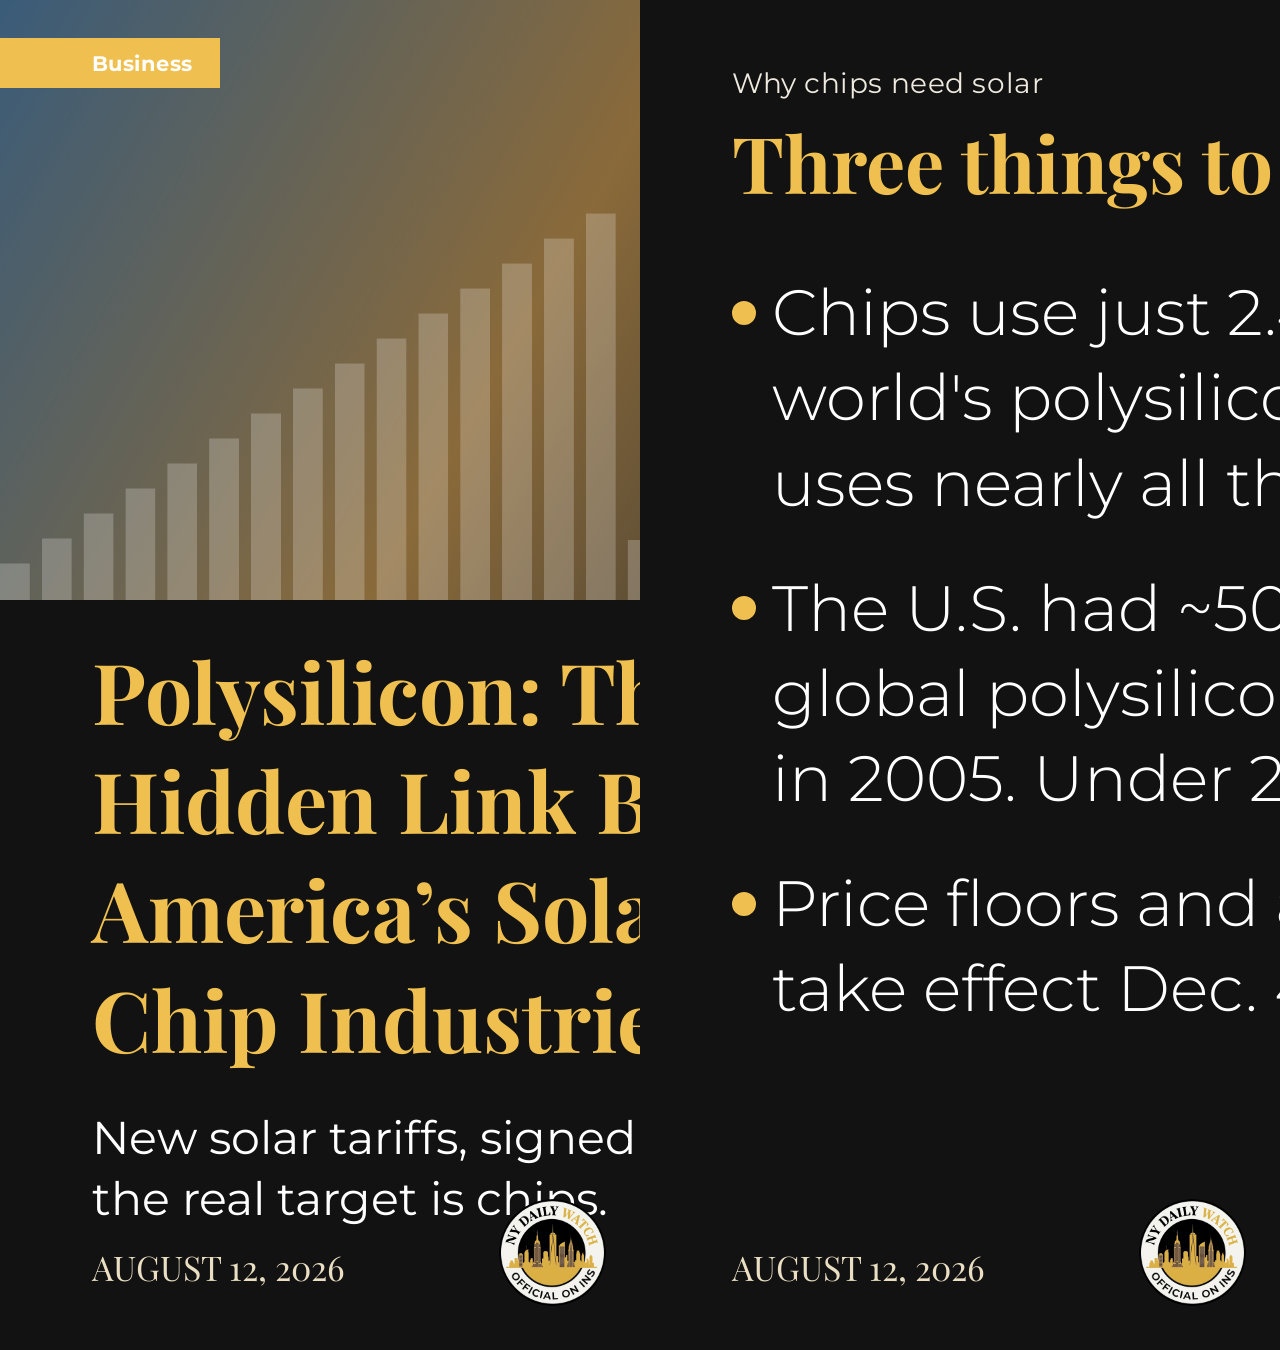
<file: tools/dom-reference.html>
<!DOCTYPE html>
<html><head><meta charset="utf-8"><link rel="stylesheet" href="../assets/fonts.css">
<!-- Faithful DOM copy of cards.py, used only to diff the canvas port against
     the original Playwright output. Not part of the tool. -->
<style>
*{margin:0;padding:0;box-sizing:border-box}
body{background:#444;display:flex}
.card{position:relative;width:1080px;height:1350px;background:#121212;overflow:hidden;
  -webkit-font-smoothing:antialiased}
.date{position:absolute;left:92px;bottom:66px;font:400 34px/1 'Playfair Display';color:#EADFC2}
.logo{position:absolute;right:34px;bottom:44px;width:107px;height:107px;border-radius:50%;object-fit:contain}
.photo{position:absolute;top:0;left:0;width:1080px;height:600px;overflow:hidden}
.tag{position:absolute;top:38px;left:0;height:50px;background:#EFC050;display:flex;align-items:center;
  padding:0 28px 0 92px;font:700 21px/1 'Montserrat';color:#fff;letter-spacing:.02em}
.body{position:absolute;top:636px;left:0;width:1080px;height:554px;padding:0 92px}
.hed{font-family:'Playfair Display';font-weight:700;color:#EFC050;font-size:84px;line-height:1.30}
.sub{font-family:'Montserrat';font-weight:400;color:#FFFFFF;font-size:46px;line-height:1.34;margin-top:34px}
.wrap{position:absolute;top:69px;left:92px;width:896px;height:1350px}
.eyebrow{font:400 28px/1 'Montserrat';color:#EFEAE0;letter-spacing:.02em}
.head{font-family:'Playfair Display';font-weight:700;color:#EFC050;font-size:78px;line-height:1.12;margin-top:22px}
ul{list-style:none;position:absolute;left:0;width:896px;display:flex;flex-direction:column;justify-content:flex-start}
li{display:flex;align-items:flex-start;margin-bottom:40px}
li:last-child{margin-bottom:0}
.dot{flex:0 0 24px;width:24px;height:24px;border-radius:50%;background:#EFC050;margin-right:16px;
  font-size:64px;margin-top:calc((1.33em - 24px) / 2)}
.txt{font-family:'Montserrat';font-weight:300;color:#FFFFFF;font-size:64px;line-height:1.33}
</style></head>
<body>
<div class="card" id="one">
  <div class="photo"><img id="ph" style="width:100%;height:100%;object-fit:cover"></div>
  <div class="tag" id="tag"></div>
  <div class="body"><div class="hed" id="hed"></div><div class="sub" id="sub"></div></div>
  <div class="date" id="d1"></div><img class="logo" id="l1">
</div>
<div class="card" id="two">
  <div class="wrap"><div class="eyebrow" id="eb"></div><div class="head" id="head"></div>
    <ul id="list"></ul></div>
  <div class="date" id="d2"></div><img class="logo" id="l2">
</div>
<script src="../assets/logo.js"></script>
<script type="module">
const SAMPLE = {
  category: 'Business',
  headline: 'Polysilicon: The Hidden Link Between America’s Solar and Chip Industries',
  subtitle: 'New solar tariffs, signed Aug. 6 — but the real target is chips.',
  eyebrow: 'Why chips need solar',
  heading: 'Three things to know',
  bullets: [
    "Chips use just 2.4% of the world's polysilicon. Solar uses nearly all the rest.",
    'The U.S. had ~50% of global polysilicon capacity in 2005. Under 2% by 2024.',
    'Price floors and a 15% tariff take effect Dec. 4.',
  ],
  date: 'AUGUST 12, 2026',
};
const STRESS = {
  category: 'City Government',
  headline: 'A Deliberately Overlong Headline That Has To Shrink Several Steps Before It Fits Inside The Body Column',
  subtitle: 'And a subtitle that also runs long enough to force a second shrink pass, testing that nothing collides with the date or the logo at the bottom of the card.',
  eyebrow: 'Stress test for the auto-fit',
  heading: 'A heading long enough to wrap onto two full lines',
  bullets: [
    'A first bullet that is deliberately verbose so that it wraps across several lines and pushes the shrink loop toward its minimum size.',
    'A second bullet, similarly padded out with clauses, to make sure the vertical gap logic still distributes the remaining space sensibly.',
    'A third bullet with numbers: 2.4%, ~50%, Dec. 4, and 15% tariffs stacked together.',
    'A fourth bullet, because four is more than the usual three.',
  ],
  date: 'AUGUST 16, 2026',
};
const d = new URLSearchParams(location.search).get('case') === 'stress' ? STRESS : SAMPLE;

function testPhoto() {
  const c = document.createElement('canvas'); c.width = 1600; c.height = 900;
  const x = c.getContext('2d');
  const g = x.createLinearGradient(0, 0, 1600, 900);
  g.addColorStop(0, '#3a5c7a'); g.addColorStop(0.5, '#8a6a3a'); g.addColorStop(1, '#1d2530');
  x.fillStyle = g; x.fillRect(0, 0, 1600, 900);
  x.fillStyle = 'rgba(255,255,255,.22)';
  for (let i = 0; i < 26; i++) x.fillRect(i * 62, 900 - (i * 37 % 520) - 60, 44, 900);
  return c.toDataURL('image/png');
}

ph.src = testPhoto(); l1.src = l2.src = window.NDW_LOGO;
tag.textContent = d.category; hed.textContent = d.headline; sub.textContent = d.subtitle;
d1.textContent = d2.textContent = d.date;
eb.textContent = d.eyebrow; head.textContent = d.heading;
list.innerHTML = d.bullets.map(b => `<li><span class="dot"></span><span class="txt">${b}</span></li>`).join('');

await document.fonts.ready;
await new Promise(r => setTimeout(r, 300));

// FIT_ONE
const box = 1350 - 600, minH = 52, minS = 30;
function shrink(el, min) {
  let s = parseFloat(getComputedStyle(el).fontSize);
  while (s > min && document.querySelector('.body').scrollHeight > box) {
    s -= 1; el.style.fontSize = s + 'px';
  }
  return s;
}
const i1 = { headline: shrink(hed, minH), subtitle: shrink(sub, minS) };

// FIT_TWO
(function () {
  const minB = 38, minHh = 52, maxLines = 4;
  let hs = parseFloat(getComputedStyle(head).fontSize);
  while (hs > minHh && head.scrollHeight > 190) { hs -= 1; head.style.fontSize = hs + 'px'; }
  const ul = list;
  const wrapTop = ul.offsetParent.getBoundingClientRect().top;
  const top = head.getBoundingClientRect().bottom - wrapTop + 64;
  ul.style.top = top + 'px';
  ul.style.height = (1350 - 215 - wrapTop - top) + 'px';
  const txts = [...document.querySelectorAll('.txt')];
  let bs = parseFloat(getComputedStyle(txts[0]).fontSize);
  const lines = t => Math.round(t.getBoundingClientRect().height / parseFloat(getComputedStyle(t).lineHeight));
  const bad = () => ul.scrollHeight > ul.clientHeight || txts.some(t => lines(t) > maxLines);
  while (bs > minB && bad()) { bs -= 1; txts.forEach(t => t.style.fontSize = bs + 'px'); }
  const items = [...ul.children];
  items.forEach(li => li.style.marginBottom = '0px');
  const content = items.reduce((a, li) => a + li.getBoundingClientRect().height, 0);
  const gap = Math.min(40, Math.max(28, (ul.clientHeight - content) / (items.length - 1)));
  items.forEach((li, i) => li.style.marginBottom = (i < items.length - 1 ? gap : 0) + 'px');
  document.title = 'DOM ' + JSON.stringify({ ...i1, heading: hs, bullets: bs, gap: Math.round(gap) });
})();
</script></body></html>
</file>
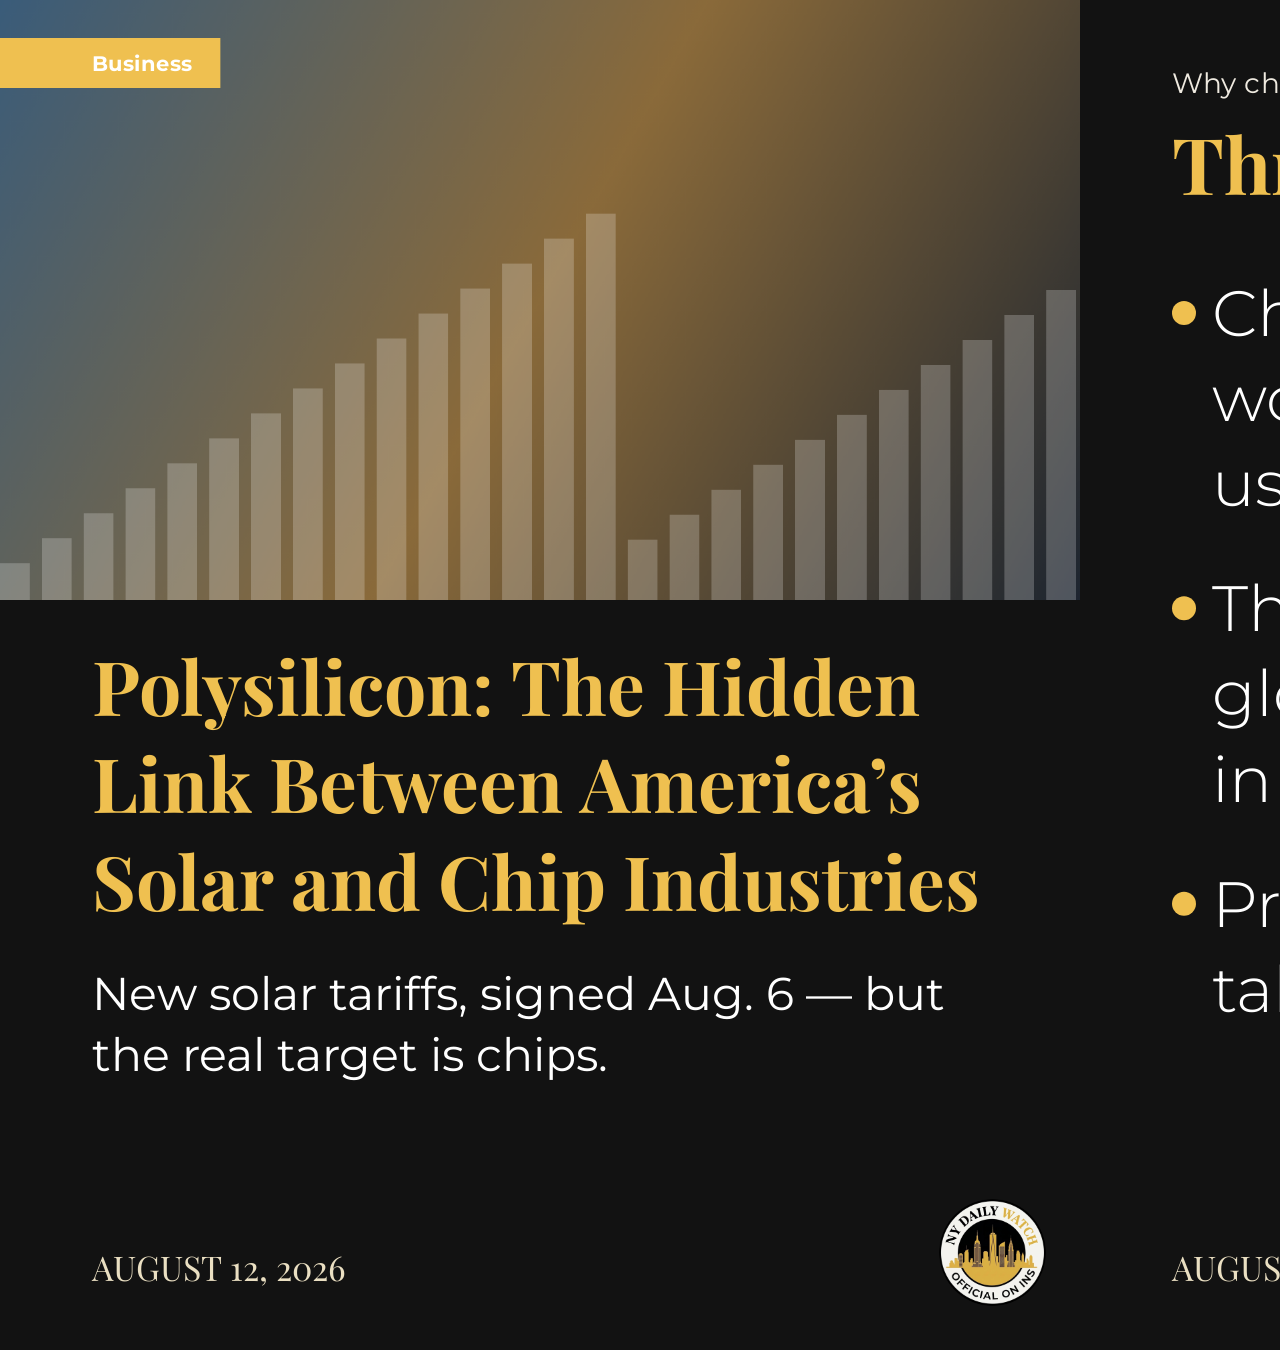
<file: tools/visual-check.html>
<!DOCTYPE html>
<html lang="en">
<head>
<meta charset="utf-8">
<title>visual check</title>
<link rel="stylesheet" href="../assets/fonts.css">
<style>
  body{margin:0;background:#444;display:flex}
  canvas{width:1080px;height:1350px;display:block}
</style>
</head>
<body>
<canvas id="c1"></canvas><canvas id="c2"></canvas>
<script src="../assets/logo.js"></script>
<script type="module">
import { renderPhotoCard, renderDarkCard, FONT_SPECS, loadImage } from '../assets/render.js';

const SAMPLE = {
  slug: 'polysilicon-solar-chips',
  category: 'Business',
  headline: 'Polysilicon: The Hidden Link Between America’s Solar and Chip Industries',
  subtitle: 'New solar tariffs, signed Aug. 6 — but the real target is chips.',
  eyebrow: 'Why chips need solar',
  heading: 'Three things to know',
  bullets: [
    "Chips use just 2.4% of the world's polysilicon. Solar uses nearly all the rest.",
    'The U.S. had ~50% of global polysilicon capacity in 2005. Under 2% by 2024.',
    'Price floors and a 15% tariff take effect Dec. 4.',
  ],
  date: 'AUGUST 12, 2026',
};

const STRESS = {
  category: 'City Government',
  headline: 'A Deliberately Overlong Headline That Has To Shrink Several Steps Before It Fits Inside The Body Column',
  subtitle: 'And a subtitle that also runs long enough to force a second shrink pass, testing that nothing collides with the date or the logo at the bottom of the card.',
  eyebrow: 'Stress test for the auto-fit',
  heading: 'A heading long enough to wrap onto two full lines',
  bullets: [
    'A first bullet that is deliberately verbose so that it wraps across several lines and pushes the shrink loop toward its minimum size.',
    'A second bullet, similarly padded out with clauses, to make sure the vertical gap logic still distributes the remaining space sensibly.',
    'A third bullet with numbers: 2.4%, ~50%, Dec. 4, and 15% tariffs stacked together.',
    'A fourth bullet, because four is more than the usual three.',
  ],
  date: 'AUGUST 16, 2026',
};

function testPhoto() {
  const c = document.createElement('canvas');
  c.width = 1600; c.height = 900;
  const x = c.getContext('2d');
  const g = x.createLinearGradient(0, 0, 1600, 900);
  g.addColorStop(0, '#3a5c7a'); g.addColorStop(0.5, '#8a6a3a'); g.addColorStop(1, '#1d2530');
  x.fillStyle = g; x.fillRect(0, 0, 1600, 900);
  x.fillStyle = 'rgba(255,255,255,.22)';
  for (let i = 0; i < 26; i++) x.fillRect(i * 62, 900 - (i * 37 % 520) - 60, 44, 900);
  return c.toDataURL('image/png');
}

const data = new URLSearchParams(location.search).get('case') === 'stress' ? STRESS : SAMPLE;

await Promise.all(FONT_SPECS.map((s) => document.fonts.load(s, 'Ag')));
await document.fonts.ready;
const photo = await loadImage(testPhoto());
const logo = await loadImage(window.NDW_LOGO);

const i1 = renderPhotoCard(document.getElementById('c1'), data, { photo, logo });
const i2 = renderDarkCard(document.getElementById('c2'), data, { logo });
document.title = 'done ' + JSON.stringify({ i1, i2 });
</script>
</body>
</html>
</file>
<file: assets/fonts.css>
/* Self-hosted so the tool works without any CDN (Google Fonts included). */
@font-face {
  font-family: 'Playfair Display';
  font-weight: 400;
  font-style: normal;
  font-display: block;
  src: url('fonts/playfair-display-latin-400-normal.woff2') format('woff2');
}
@font-face {
  font-family: 'Playfair Display';
  font-weight: 700;
  font-style: normal;
  font-display: block;
  src: url('fonts/playfair-display-latin-700-normal.woff2') format('woff2');
}
@font-face {
  font-family: 'Montserrat';
  font-weight: 300;
  font-style: normal;
  font-display: block;
  src: url('fonts/montserrat-latin-300-normal.woff2') format('woff2');
}
@font-face {
  font-family: 'Montserrat';
  font-weight: 400;
  font-style: normal;
  font-display: block;
  src: url('fonts/montserrat-latin-400-normal.woff2') format('woff2');
}
@font-face {
  font-family: 'Montserrat';
  font-weight: 600;
  font-style: normal;
  font-display: block;
  src: url('fonts/montserrat-latin-600-normal.woff2') format('woff2');
}
@font-face {
  font-family: 'Montserrat';
  font-weight: 700;
  font-style: normal;
  font-display: block;
  src: url('fonts/montserrat-latin-700-normal.woff2') format('woff2');
}
</file>
